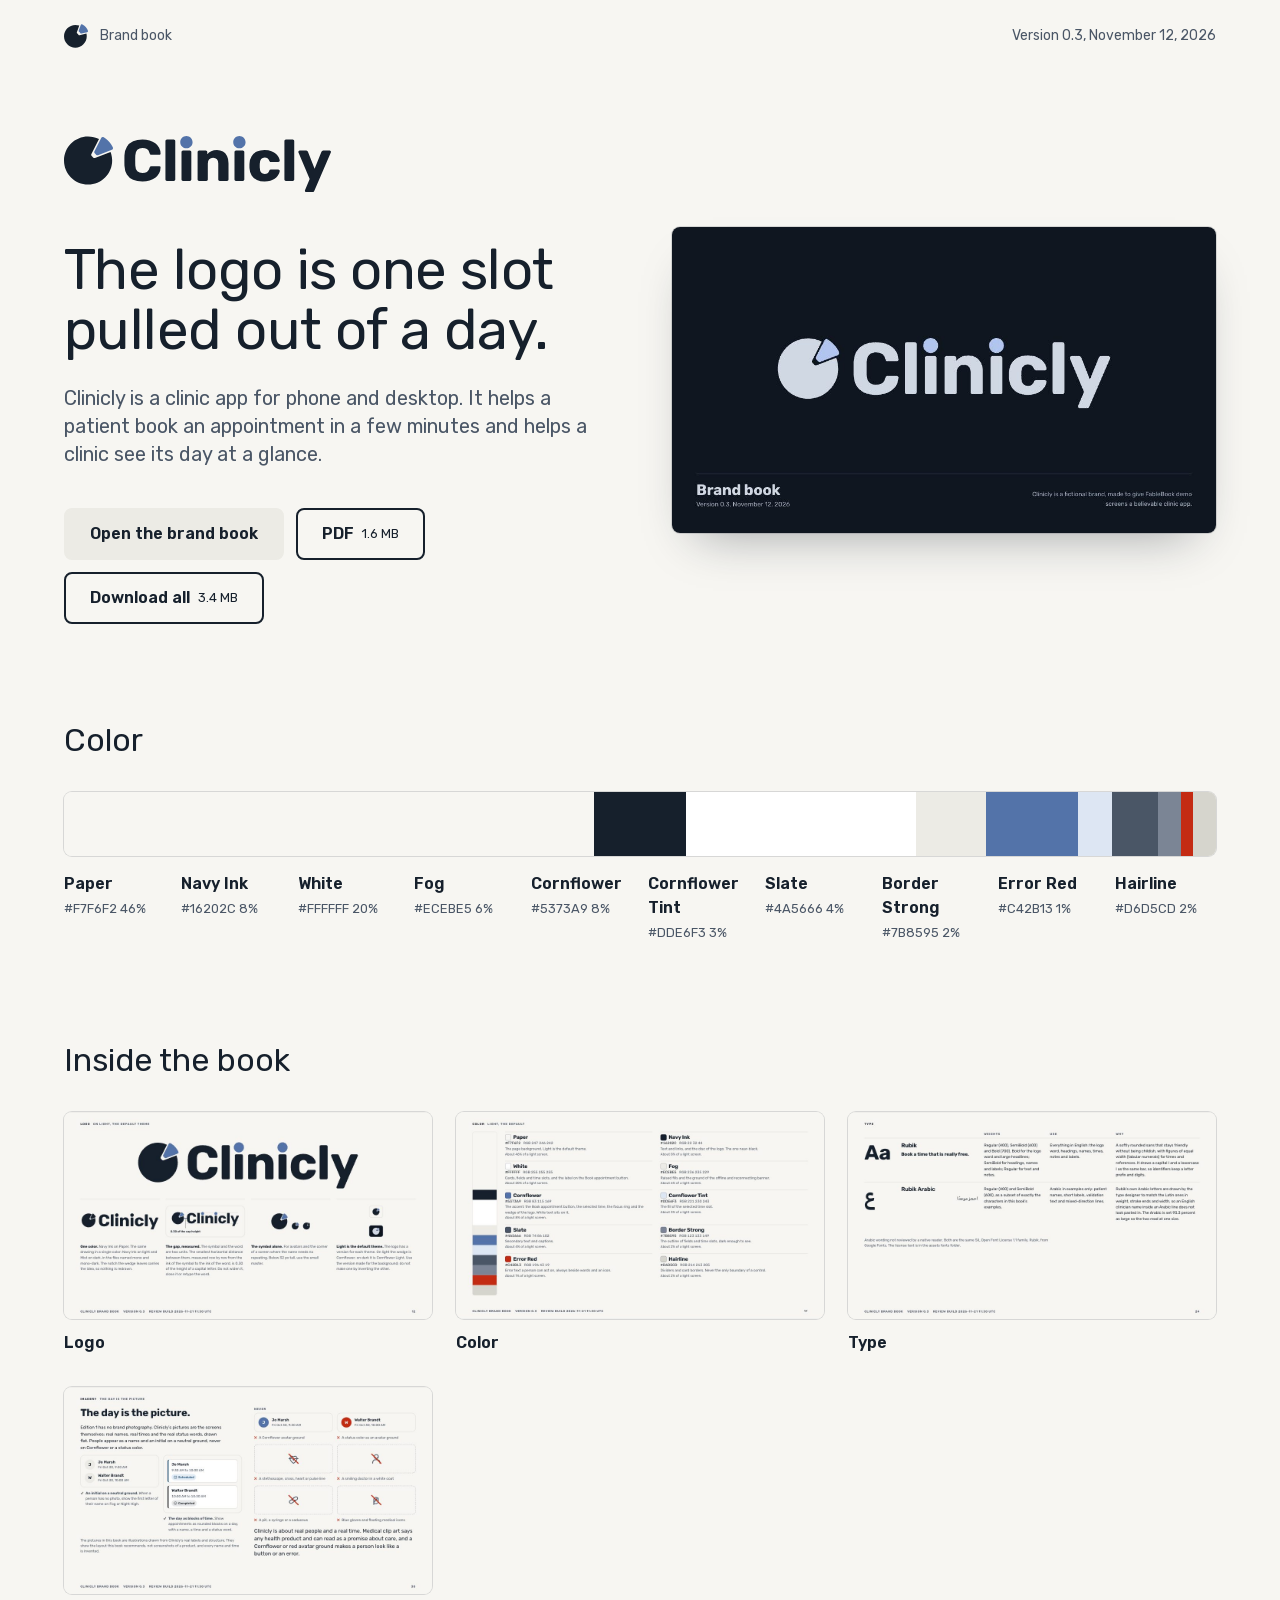
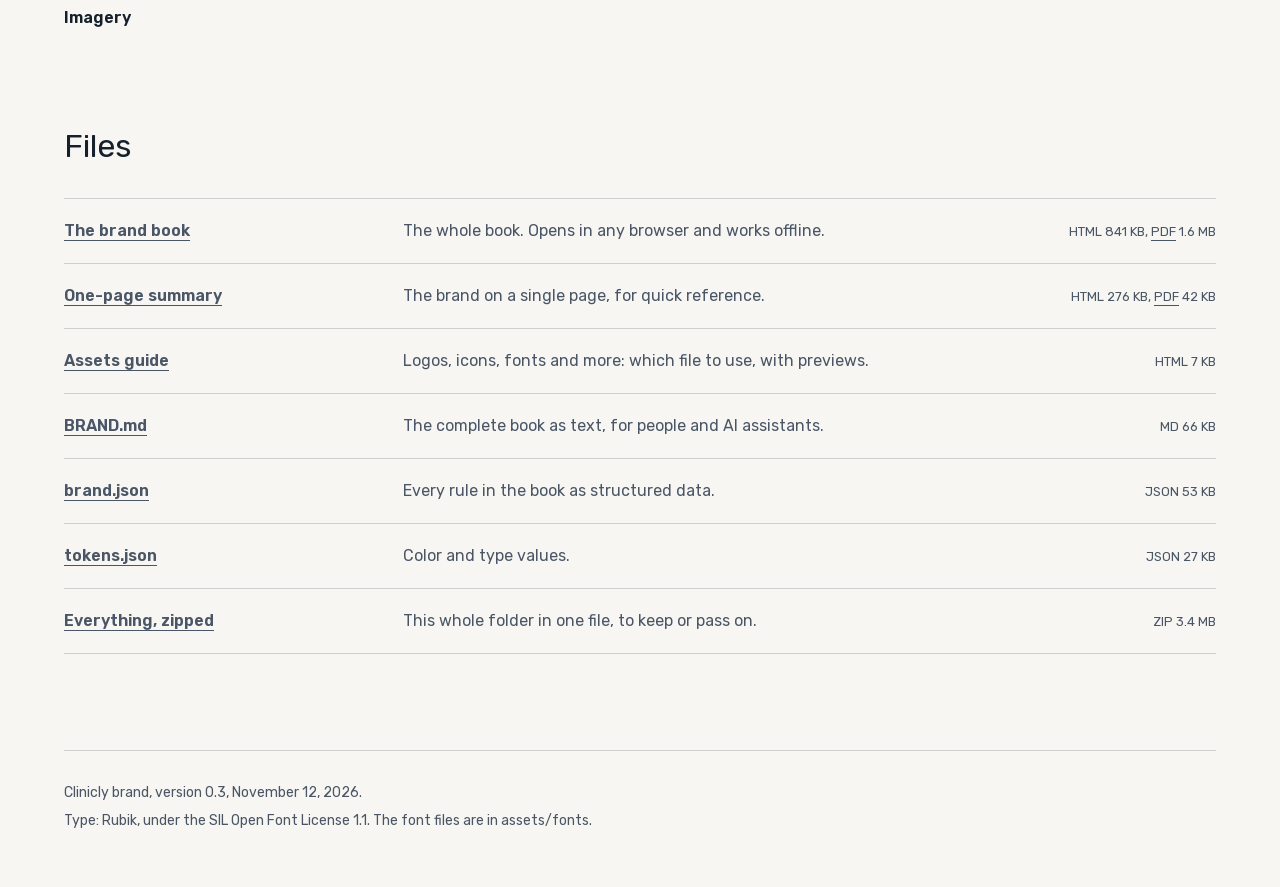
<file: index.html>
<!doctype html>
<!-- Generated from brand.json. Deploy this folder as is (Netlify Drop, GitHub Pages, Vercel) or open it from disk. Nothing loads from the internet. -->
<html lang="en">
<head>
<meta charset="utf-8">
<meta name="viewport" content="width=device-width, initial-scale=1">
<title>Clinicly brand</title>
<meta name="description" content="Clinicly brand book, version 0.3. The logo is one slot pulled out of a day.">
<meta property="og:title" content="Clinicly brand">
<meta property="og:description" content="Clinicly brand book, version 0.3. The logo is one slot pulled out of a day.">
<meta property="og:image" content="https://sztheory.github.io/clinicly-brand/preview/social.jpg">
<meta name="twitter:card" content="summary_large_image">
<meta name="theme-color" content="#F7F6F2">
<link rel="icon" href="assets/icon/favicon.svg" type="image/svg+xml">
<link rel="stylesheet" href="assets/fonts/web/fonts.css">
<style>
:root{--ground:#F7F6F2;--text:#16202C;--muted:#4A5666;--surface:#FFFFFF;--link:#4A5666;--btn:#ECEBE5;--btn-text:#16202C;--display:Rubik, system-ui, sans-serif;--body:Rubik, system-ui, sans-serif;--mono:Rubik, system-ui, sans-serif;color-scheme:light}
*{box-sizing:border-box}
html{-webkit-text-size-adjust:100%}
body{margin:0;background:var(--ground);color:var(--text);font:400 16px/24px var(--body)}
a{color:inherit}
img{display:block;max-width:100%;height:auto}
.wrap{max-width:1248px;margin:0 auto;padding:0 48px}
.top{display:flex;justify-content:space-between;align-items:center;gap:16px;padding:24px 0;font:500 14px/20px var(--mono);color:var(--muted)}
.top span{display:flex;align-items:center;gap:12px}
.top img{width:24px;height:24px}
.hero{display:grid;grid-template-columns:1fr 1fr;gap:64px;align-items:center;padding:64px 0 96px}
.lockup{height:56px;width:auto;margin:0 0 48px}
h1{font:400 56px/60px var(--display);letter-spacing:-0.01em;margin:0 0 24px;text-wrap:balance}
.lead{font-size:20px;line-height:28px;color:var(--muted);margin:0 0 40px;max-width:32em}
.actions{display:flex;flex-wrap:wrap;gap:12px}
.btn{display:inline-flex;align-items:center;min-height:48px;padding:12px 24px;border-radius:8px;font:600 16px/24px var(--body);text-decoration:none;border:2px solid var(--btn);background:var(--btn);color:var(--btn-text)}
.btn.quiet{background:transparent;color:var(--text);border-color:var(--text)}
.btn small{font:500 13px/20px var(--mono);margin-left:8px;opacity:1}
.cover{display:block;border-radius:8px;overflow:hidden;box-shadow:0 0 0 1px color-mix(in srgb,var(--text) 14%,transparent),0 24px 48px -24px color-mix(in srgb,var(--text) 40%,transparent)}
h2{font:400 32px/40px var(--display);margin:0 0 32px}
section{padding:0 0 96px}
.palette{display:flex;height:64px;border-radius:8px;overflow:hidden;box-shadow:0 0 0 1px color-mix(in srgb,var(--text) 14%,transparent)}
.swatches{display:grid;grid-template-columns:repeat(10,1fr);gap:16px;margin:16px 0 0;padding:0;list-style:none}
.swatches b{display:block;font:600 16px/24px var(--body)}
.swatches span{font:400 13px/20px var(--mono);color:var(--muted)}
.pages{display:grid;grid-template-columns:repeat(3,1fr);gap:32px 24px;margin:0;padding:0;list-style:none}
.pages a{display:block;text-decoration:none}
.pages img{border-radius:8px;box-shadow:0 0 0 1px color-mix(in srgb,var(--text) 14%,transparent);aspect-ratio:16/9;width:100%;height:auto}
.pages span{display:block;margin:12px 0 0;font:600 16px/24px var(--body)}
.pages a:hover img{box-shadow:0 0 0 2px var(--link)}
.files{margin:0;padding:0;list-style:none;border-top:1px solid color-mix(in srgb,var(--text) 18%,transparent)}
.files li{display:grid;grid-template-columns:4fr 7fr 3fr;gap:24px;align-items:baseline;padding:20px 0;border-bottom:1px solid color-mix(in srgb,var(--text) 18%,transparent)}
.files a{font-weight:600;color:var(--link);text-underline-offset:4px}
.files p{margin:0;color:var(--muted)}
.files .meta{font:400 13px/20px var(--mono);color:var(--muted);text-align:right}
.files .meta a{font-weight:500;color:var(--link)}
footer{padding:32px 0 48px;border-top:1px solid color-mix(in srgb,var(--text) 18%,transparent);font-size:14px;line-height:20px;color:var(--muted)}
footer p{margin:0 0 8px;max-width:48em}
@media (max-width:860px){
.wrap{padding:0 20px}
.hero{grid-template-columns:1fr;gap:40px;padding:32px 0 64px}
.lockup{height:40px;margin:0 0 32px}
h1{font-size:40px;line-height:44px}
.lead{font-size:18px;line-height:28px;margin:0 0 32px}
.btn{width:100%;justify-content:center}
section{padding:0 0 64px}
h2{font-size:28px;line-height:36px;margin:0 0 24px}
.swatches{grid-template-columns:1fr 1fr}
.pages{grid-template-columns:1fr 1fr;gap:24px 16px}
.files li{grid-template-columns:1fr;gap:4px}
.files .meta{text-align:left}
.top .when{display:none}
}
</style>
</head>
<body>
<div class="wrap">
<header class="top"><span><img src="assets/icon/favicon.svg" alt="">Brand book</span><span class="when">Version 0.3, November 12, 2026</span></header>
<main>
<div class="hero">
<div>
<img class="lockup" src="assets/logo/clinicly-lockup-light.svg" alt="Clinicly">
<h1>The logo is one slot pulled out of a day.</h1>
<p class="lead">Clinicly is a clinic app for phone and desktop. It helps a patient book an appointment in a few minutes and helps a clinic see its day at a glance.</p>
<div class="actions">
<a class="btn" href="clinicly-brand-book.html">Open the brand book</a>
<a class="btn quiet" href="clinicly-brand-book.pdf">PDF<small>1.6 MB</small></a>
<a class="btn quiet" href="clinicly-brand.zip">Download all<small>3.4 MB</small></a>
</div>
</div>
<a class="cover" href="clinicly-brand-book.html" aria-label="Open the brand book"><img src="preview/cover.jpg" width="960" height="540" alt="The cover of the Clinicly brand book"></a>
</div>
<section aria-labelledby="color">
<h2 id="color">Color</h2>
<div class="palette" role="img" aria-label="The light palette in its proportions"><i style="flex:46;background:#F7F6F2"></i><i style="flex:8;background:#16202C"></i><i style="flex:20;background:#FFFFFF"></i><i style="flex:6;background:#ECEBE5"></i><i style="flex:8;background:#5373A9"></i><i style="flex:3;background:#DDE6F3"></i><i style="flex:4;background:#4A5666"></i><i style="flex:2;background:#7B8595"></i><i style="flex:1;background:#C42B13"></i><i style="flex:2;background:#D6D5CD"></i></div>
<ul class="swatches"><li><b>Paper</b><span>#F7F6F2 46%</span></li><li><b>Navy Ink</b><span>#16202C 8%</span></li><li><b>White</b><span>#FFFFFF 20%</span></li><li><b>Fog</b><span>#ECEBE5 6%</span></li><li><b>Cornflower</b><span>#5373A9 8%</span></li><li><b>Cornflower Tint</b><span>#DDE6F3 3%</span></li><li><b>Slate</b><span>#4A5666 4%</span></li><li><b>Border Strong</b><span>#7B8595 2%</span></li><li><b>Error Red</b><span>#C42B13 1%</span></li><li><b>Hairline</b><span>#D6D5CD 2%</span></li></ul>
</section>
<section aria-labelledby="inside">
<h2 id="inside">Inside the book</h2>
<ul class="pages"><li><a href="clinicly-brand-book.html#logo-light"><img src="preview/logo-light.jpg" width="960" height="540" loading="lazy" alt=""><span>Logo</span></a></li><li><a href="clinicly-brand-book.html#color-light"><img src="preview/color-light.jpg" width="960" height="540" loading="lazy" alt=""><span>Color</span></a></li><li><a href="clinicly-brand-book.html#type"><img src="preview/type.jpg" width="960" height="540" loading="lazy" alt=""><span>Type</span></a></li><li><a href="clinicly-brand-book.html#imagery"><img src="preview/imagery.jpg" width="960" height="540" loading="lazy" alt=""><span>Imagery</span></a></li></ul>
</section>
<section aria-labelledby="files">
<h2 id="files">Files</h2>
<ul class="files">
<li><a href="clinicly-brand-book.html">The brand book</a><p>The whole book. Opens in any browser and works offline.</p><span class="meta">HTML 841 KB, <a href="clinicly-brand-book.pdf">PDF</a> 1.6 MB</span></li>
<li><a href="clinicly-one-page.html">One-page summary</a><p>The brand on a single page, for quick reference.</p><span class="meta">HTML 276 KB, <a href="clinicly-one-page.pdf">PDF</a> 42 KB</span></li>
<li><a href="assets/index.html">Assets guide</a><p>Logos, icons, fonts and more: which file to use, with previews.</p><span class="meta">HTML 7 KB</span></li>
<li><a href="BRAND.md">BRAND.md</a><p>The complete book as text, for people and AI assistants.</p><span class="meta">MD 66 KB</span></li>
<li><a href="brand.json">brand.json</a><p>Every rule in the book as structured data.</p><span class="meta">JSON 53 KB</span></li>
<li><a href="tokens.json">tokens.json</a><p>Color and type values.</p><span class="meta">JSON 27 KB</span></li>
<li><a href="clinicly-brand.zip">Everything, zipped</a><p>This whole folder in one file, to keep or pass on.</p><span class="meta">ZIP 3.4 MB</span></li>
</ul>
</section>
</main>
<footer>
<p>Clinicly brand, version 0.3, November 12, 2026.</p>
<p>Type: Rubik, under the SIL Open Font License 1.1. The font files are in assets/fonts.</p>
</footer>
</div>
</body>
</html>
</file>
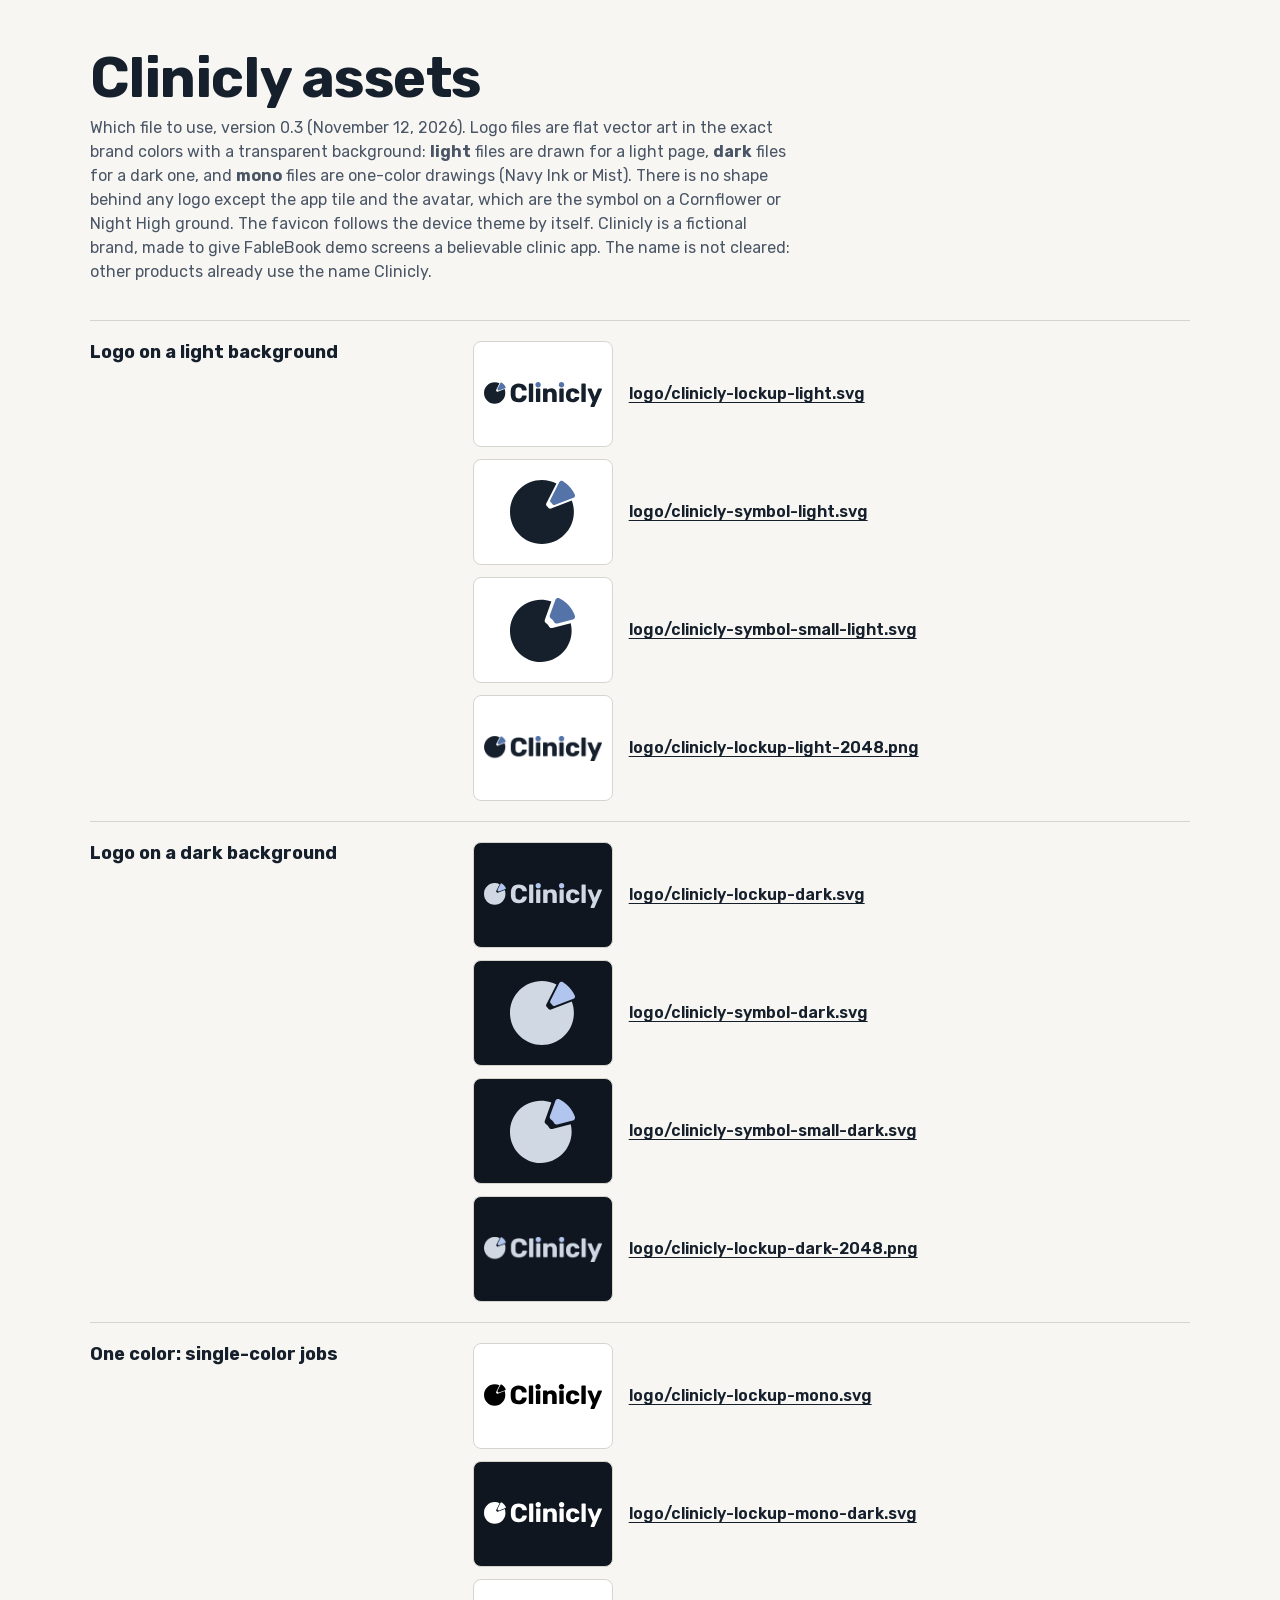
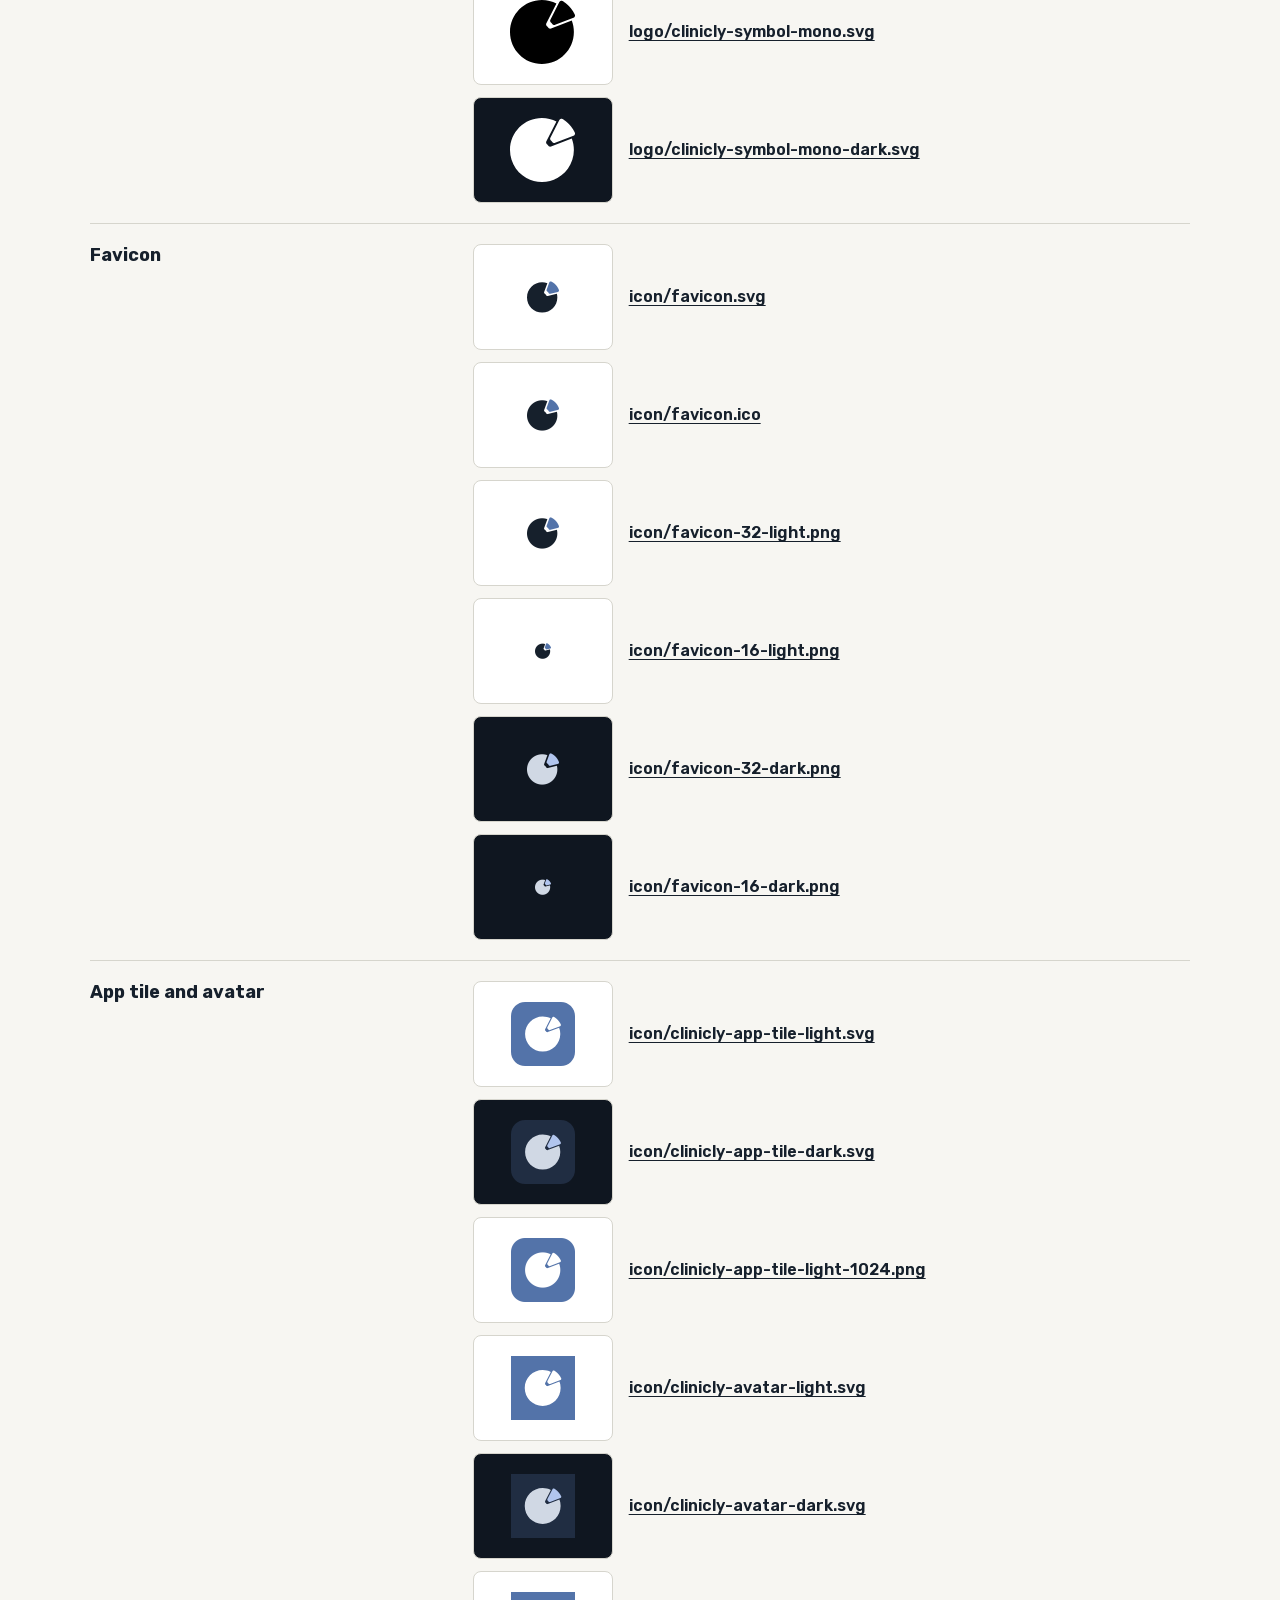
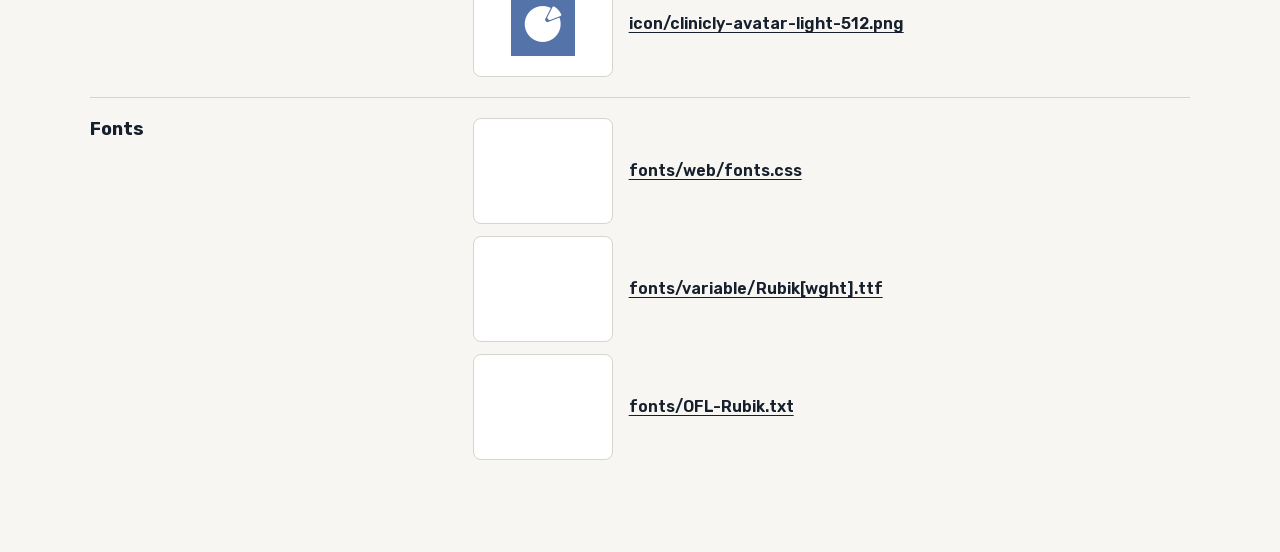
<file: assets/index.html>
<!doctype html><html lang="en-US"><head><meta charset="utf-8"><meta name="viewport" content="width=device-width,initial-scale=1"><link rel="icon" href="icon/favicon.svg" type="image/svg+xml"><title>Clinicly Assets</title><link rel="stylesheet" href="fonts/web/fonts.css"><style>
:root{--ink:#0F1620;--paper:#F7F6F2;--card:#FFFFFF;--mute:#4A5666;--link:#16202C}
body{margin:0;background:var(--paper);color:#16202C;font:16px/1.5 Rubik,system-ui,sans-serif}
main{max-width:1100px;margin:0 auto;padding:48px 24px 72px}h1{font:700 56px/1.08 Rubik,system-ui,sans-serif;letter-spacing:-.01em;margin:0 0 8px}
.lede{color:var(--mute);margin:0 0 36px;max-width:70ch}
.row{display:grid;grid-template-columns:minmax(200px,1fr) 2fr;gap:24px;padding:20px 0;border-top:1px solid #D6D5CD}
.row h2{font-size:18px;line-height:1.3;margin:0}.files{display:grid;gap:12px}
.file{display:grid;grid-template-columns:140px 1fr;gap:16px;align-items:center}
.thumb{height:84px;border-radius:8px;background:var(--card);border:1px solid #D6D5CD;display:grid;place-items:center;padding:10px;overflow:hidden}.thumb.dark{background:var(--ink)}
.thumb img{max-width:100%;max-height:64px}
a{color:var(--link);font-weight:600;word-break:break-all;text-underline-offset:3px}
@media (max-width:700px){.row{grid-template-columns:1fr}.file{grid-template-columns:1fr}}
</style></head><body><main><h1>Clinicly assets</h1><p class="lede">Which file to use, version 0.3 (November 12, 2026). Logo files are flat vector art in the exact brand colors with a transparent background: <b>light</b> files are drawn for a light page, <b>dark</b> files for a dark one, and <b>mono</b> files are one-color drawings (Navy Ink or Mist). There is no shape behind any logo except the app tile and the avatar, which are the symbol on a Cornflower or Night High ground. The favicon follows the device theme by itself. Clinicly is a fictional brand, made to give FableBook demo screens a believable clinic app. The name is not cleared: other products already use the name Clinicly.</p>
<section class="row"><h2>Logo on a light background</h2><div class="files"><div class="file"><div class="thumb"><img src="logo/clinicly-lockup-light.svg" alt=""></div><a href="logo/clinicly-lockup-light.svg">logo/clinicly-lockup-light.svg</a></div><div class="file"><div class="thumb"><img src="logo/clinicly-symbol-light.svg" alt=""></div><a href="logo/clinicly-symbol-light.svg">logo/clinicly-symbol-light.svg</a></div><div class="file"><div class="thumb"><img src="logo/clinicly-symbol-small-light.svg" alt=""></div><a href="logo/clinicly-symbol-small-light.svg">logo/clinicly-symbol-small-light.svg</a></div><div class="file"><div class="thumb"><img src="logo/clinicly-lockup-light-2048.png" alt=""></div><a href="logo/clinicly-lockup-light-2048.png">logo/clinicly-lockup-light-2048.png</a></div></div></section>
<section class="row"><h2>Logo on a dark background</h2><div class="files"><div class="file"><div class="thumb dark"><img src="logo/clinicly-lockup-dark.svg" alt=""></div><a href="logo/clinicly-lockup-dark.svg">logo/clinicly-lockup-dark.svg</a></div><div class="file"><div class="thumb dark"><img src="logo/clinicly-symbol-dark.svg" alt=""></div><a href="logo/clinicly-symbol-dark.svg">logo/clinicly-symbol-dark.svg</a></div><div class="file"><div class="thumb dark"><img src="logo/clinicly-symbol-small-dark.svg" alt=""></div><a href="logo/clinicly-symbol-small-dark.svg">logo/clinicly-symbol-small-dark.svg</a></div><div class="file"><div class="thumb dark"><img src="logo/clinicly-lockup-dark-2048.png" alt=""></div><a href="logo/clinicly-lockup-dark-2048.png">logo/clinicly-lockup-dark-2048.png</a></div></div></section>
<section class="row"><h2>One color: single-color jobs</h2><div class="files"><div class="file"><div class="thumb"><img src="logo/clinicly-lockup-mono.svg" alt=""></div><a href="logo/clinicly-lockup-mono.svg">logo/clinicly-lockup-mono.svg</a></div><div class="file"><div class="thumb dark"><img src="logo/clinicly-lockup-mono-dark.svg" alt=""></div><a href="logo/clinicly-lockup-mono-dark.svg">logo/clinicly-lockup-mono-dark.svg</a></div><div class="file"><div class="thumb"><img src="logo/clinicly-symbol-mono.svg" alt=""></div><a href="logo/clinicly-symbol-mono.svg">logo/clinicly-symbol-mono.svg</a></div><div class="file"><div class="thumb dark"><img src="logo/clinicly-symbol-mono-dark.svg" alt=""></div><a href="logo/clinicly-symbol-mono-dark.svg">logo/clinicly-symbol-mono-dark.svg</a></div></div></section>
<section class="row"><h2>Favicon</h2><div class="files"><div class="file"><div class="thumb"><img src="icon/favicon.svg" alt=""></div><a href="icon/favicon.svg">icon/favicon.svg</a></div><div class="file"><div class="thumb"><img src="icon/favicon.ico" alt=""></div><a href="icon/favicon.ico">icon/favicon.ico</a></div><div class="file"><div class="thumb"><img src="icon/favicon-32-light.png" alt=""></div><a href="icon/favicon-32-light.png">icon/favicon-32-light.png</a></div><div class="file"><div class="thumb"><img src="icon/favicon-16-light.png" alt=""></div><a href="icon/favicon-16-light.png">icon/favicon-16-light.png</a></div><div class="file"><div class="thumb dark"><img src="icon/favicon-32-dark.png" alt=""></div><a href="icon/favicon-32-dark.png">icon/favicon-32-dark.png</a></div><div class="file"><div class="thumb dark"><img src="icon/favicon-16-dark.png" alt=""></div><a href="icon/favicon-16-dark.png">icon/favicon-16-dark.png</a></div></div></section>
<section class="row"><h2>App tile and avatar</h2><div class="files"><div class="file"><div class="thumb"><img src="icon/clinicly-app-tile-light.svg" alt=""></div><a href="icon/clinicly-app-tile-light.svg">icon/clinicly-app-tile-light.svg</a></div><div class="file"><div class="thumb dark"><img src="icon/clinicly-app-tile-dark.svg" alt=""></div><a href="icon/clinicly-app-tile-dark.svg">icon/clinicly-app-tile-dark.svg</a></div><div class="file"><div class="thumb"><img src="icon/clinicly-app-tile-light-1024.png" alt=""></div><a href="icon/clinicly-app-tile-light-1024.png">icon/clinicly-app-tile-light-1024.png</a></div><div class="file"><div class="thumb"><img src="icon/clinicly-avatar-light.svg" alt=""></div><a href="icon/clinicly-avatar-light.svg">icon/clinicly-avatar-light.svg</a></div><div class="file"><div class="thumb dark"><img src="icon/clinicly-avatar-dark.svg" alt=""></div><a href="icon/clinicly-avatar-dark.svg">icon/clinicly-avatar-dark.svg</a></div><div class="file"><div class="thumb"><img src="icon/clinicly-avatar-light-512.png" alt=""></div><a href="icon/clinicly-avatar-light-512.png">icon/clinicly-avatar-light-512.png</a></div></div></section>
<section class="row"><h2>Fonts</h2><div class="files"><div class="file"><div class="thumb"></div><a href="fonts/web/fonts.css">fonts/web/fonts.css</a></div><div class="file"><div class="thumb"></div><a href="fonts/variable/Rubik[wght].ttf">fonts/variable/Rubik[wght].ttf</a></div><div class="file"><div class="thumb"></div><a href="fonts/OFL-Rubik.txt">fonts/OFL-Rubik.txt</a></div></div></section>
</main></body></html>
</file>
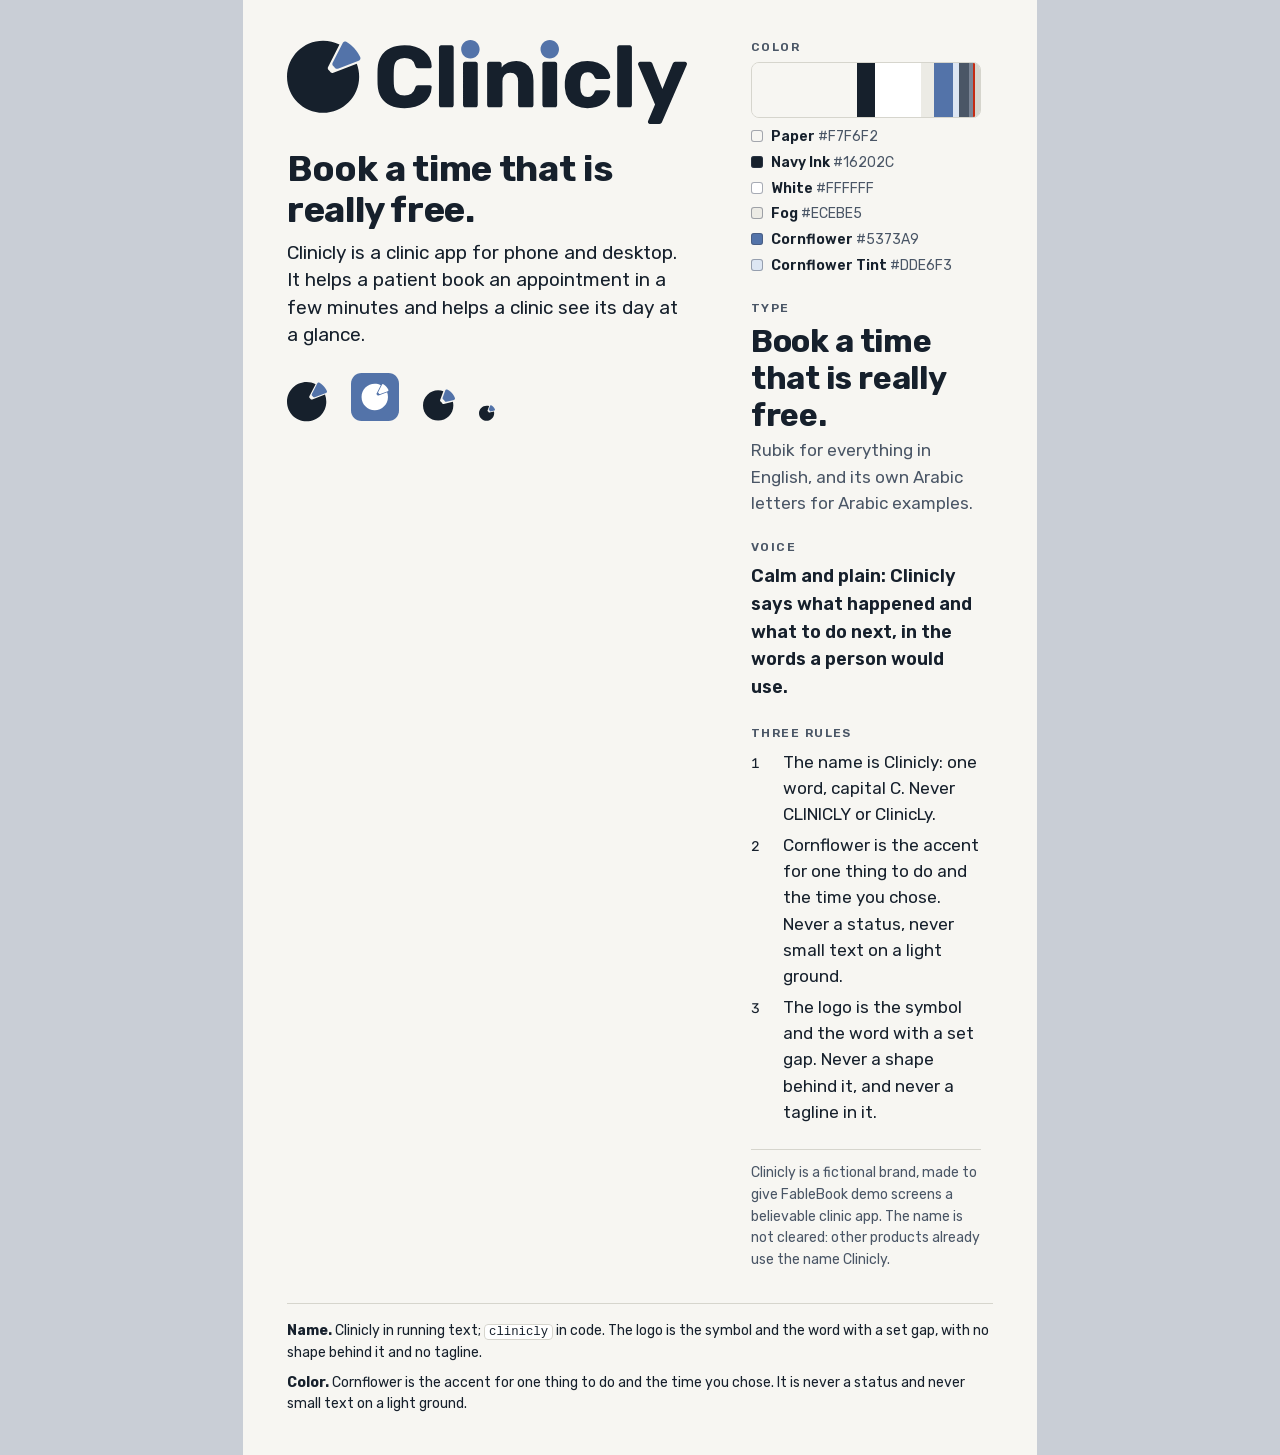
<file: clinicly-one-page.html>
<!doctype html><html lang="en-US"><head><meta charset="utf-8"><meta name="viewport" content="width=device-width,initial-scale=1"><link rel="icon" href="data:image/svg+xml,%3Csvg%20xmlns%3D%22http%3A%2F%2Fwww.w3.org%2F2000%2Fsvg%22%20viewBox%3D%22-413%20-447.1%20871.1%20871.1%22%20width%3D%2232%22%20height%3D%2232%22%20role%3D%22img%22%3E%3Ctitle%3EClinicly%3C%2Ftitle%3E%3Cstyle%3E.o%7Bfill%3A%2316202C%7D.i%7Bfill%3A%235373A9%7D%40media%20(prefers-color-scheme%3Adark)%7B.o%7Bfill%3A%23D0D8E4%7D.i%7Bfill%3A%23B1C5EE%7D%7D%3C%2Fstyle%3E%3Cpath%20class%3D%22o%22%20d%3D%22M413%200C413%20228.1%20228.1%20413%200%20413C-228.1%20413%20-413%20228.1%20-413%200C-413%20-228.1%20-228.1%20-413%200%20-413C49.6%20-413%2097.2%20-404.2%20141.3%20-388.2L54%20-148.4L53.6%20-147.2L53.2%20-146L52.9%20-144.7L52.6%20-143.5L52.3%20-142.2L52.1%20-140.9L51.9%20-139.7L51.8%20-138.4L51.7%20-137.1L51.7%20-135.8L51.7%20-134.5L51.7%20-133.2L51.8%20-132L51.9%20-130.7L52.1%20-129.4L52.3%20-128.1L52.6%20-126.9L52.9%20-125.6L53.2%20-124.4L53.6%20-123.1L54%20-121.9L54.5%20-120.7L55%20-119.5L55.5%20-118.4L56.1%20-117.2L56.7%20-116.1L57.4%20-115L58.1%20-113.9L58.8%20-112.8L59.5%20-111.8L60.3%20-110.8L61.2%20-109.8L62%20-108.8L62.9%20-107.9L63.8%20-107L64.8%20-106.1L65.8%20-105.3L66.8%20-104.5L67.8%20-103.7L68.9%20-103L69.3%20-102.7L69.7%20-102.4L70.2%20-102.1L70.6%20-101.8L71%20-101.5L71.4%20-101.2L71.8%20-101L72.2%20-100.7L72.7%20-100.4L73.1%20-100.1L73.5%20-99.7L73.9%20-99.4L74.3%20-99.1L74.7%20-98.8L75.1%20-98.5L75.5%20-98.2L75.9%20-97.9L76.4%20-97.6L76.8%20-97.3L77.2%20-96.9L77.6%20-96.6L78%20-96.3L78.4%20-96L78.8%20-95.7L79.1%20-95.3L79.5%20-95L79.9%20-94.7L80.3%20-94.3L80.7%20-94L81.1%20-93.7L81.5%20-93.3L81.9%20-93L82.3%20-92.7L82.6%20-92.3L83%20-92L83.4%20-91.6L83.8%20-91.3L84.2%20-90.9L84.5%20-90.6L84.9%20-90.2L85.3%20-89.9L85.7%20-89.5L86%20-89.2L86.4%20-88.8L86.8%20-88.5L87.1%20-88.1L87.5%20-87.7L87.8%20-87.4L88.2%20-87L88.6%20-86.6L88.9%20-86.3L89.3%20-85.9L89.6%20-85.5L90%20-85.2L90.3%20-84.8L90.7%20-84.4L91%20-84L91.4%20-83.7L91.7%20-83.3L92.1%20-82.9L92.4%20-82.5L92.8%20-82.1L93.1%20-81.8L93.4%20-81.4L93.8%20-81L94.1%20-80.6L94.4%20-80.2L94.8%20-79.8L95.1%20-79.4L95.4%20-79L95.8%20-78.6L96.1%20-78.2L96.4%20-77.8L96.7%20-77.4L97%20-77L97.4%20-76.6L97.7%20-76.2L98%20-75.8L98.3%20-75.4L98.6%20-75L98.9%20-74.6L99.2%20-74.2L99.5%20-73.8L99.8%20-73.4L100.1%20-73L100.4%20-72.5L100.7%20-72.1L101%20-71.7L101.3%20-71.3L101.6%20-70.9L101.9%20-70.4L102.2%20-70L102.5%20-69.6L102.8%20-69.2L103.1%20-68.7L103.4%20-68.3L103.6%20-67.9L103.9%20-67.5L104.2%20-67L104.5%20-66.6L104.8%20-66.2L105%20-65.7L105.3%20-65.3L105.6%20-64.9L105.8%20-64.4L106.1%20-64L106.4%20-63.5L106.6%20-63.1L106.9%20-62.7L107.1%20-62.2L107.4%20-61.8L107.7%20-61.3L107.9%20-60.9L108.2%20-60.4L108.4%20-60L108.7%20-59.5L108.9%20-59.1L109.1%20-58.6L109.4%20-58.2L109.6%20-57.7L110.2%20-56.6L110.9%20-55.5L111.6%20-54.4L112.3%20-53.4L113.1%20-52.3L113.9%20-51.3L114.7%20-50.3L115.6%20-49.4L116.5%20-48.4L117.4%20-47.5L118.3%20-46.7L119.3%20-45.8L120.3%20-45L121.4%20-44.3L122.4%20-43.5L123.5%20-42.8L124.6%20-42.2L125.8%20-41.6L126.9%20-41L128.1%20-40.4L129.2%20-39.9L130.4%20-39.5L131.7%20-39L132.9%20-38.7L134.1%20-38.3L135.4%20-38L136.6%20-37.7L137.9%20-37.5L139.2%20-37.3L140.5%20-37.2L141.8%20-37.1L143%20-37.1L144.3%20-37.1L145.6%20-37.1L146.9%20-37.2L148.2%20-37.3L149.5%20-37.5L150.7%20-37.7L152%20-37.9L153.3%20-38.2L400.8%20-99.9C408.8%20-67.9%20413%20-34.5%20413%200Z%22%2F%3E%3Cpath%20class%3D%22i%22%20d%3D%22M455.8%20-201.6%20454.9%20-204.1%20453.9%20-206.6%20453%20-209.1%20452%20-211.5%20451.1%20-214%20450.1%20-216.5%20449.1%20-218.9%20448%20-221.4%20447%20-223.8%20445.9%20-226.2%20444.9%20-228.7%20443.8%20-231.1%20442.7%20-233.5%20441.6%20-235.9%20440.4%20-238.3%20439.3%20-240.7%20438.1%20-243.1%20436.9%20-245.4%20435.8%20-247.8%20434.5%20-250.2%20433.3%20-252.5%20432.1%20-254.9%20430.8%20-257.2%20429.6%20-259.5%20428.3%20-261.8%20427%20-264.2%20425.7%20-266.5%20424.3%20-268.8%20423%20-271%20421.6%20-273.3%20420.3%20-275.6%20418.9%20-277.8%20417.5%20-280.1%20416.1%20-282.3%20414.6%20-284.6%20413.2%20-286.8%20411.7%20-289%20410.3%20-291.2%20408.8%20-293.4%20407.3%20-295.6%20405.8%20-297.8%20404.2%20-299.9%20402.7%20-302.1%20401.2%20-304.2%20399.6%20-306.4%20398%20-308.5%20396.4%20-310.6%20394.8%20-312.7%20393.2%20-314.8%20391.5%20-316.9%20389.9%20-319%20388.2%20-321%20386.5%20-323.1%20384.9%20-325.1%20383.1%20-327.2%20381.4%20-329.2%20379.7%20-331.2%20378%20-333.2%20376.2%20-335.2%20374.4%20-337.1%20372.7%20-339.1%20370.9%20-341.1%20369.1%20-343%20367.2%20-344.9%20365.4%20-346.9%20363.6%20-348.8%20361.7%20-350.7%20359.9%20-352.5%20358%20-354.4%20356.1%20-356.3%20354.2%20-358.1%20352.3%20-359.9%20350.3%20-361.8%20348.4%20-363.6%20346.5%20-365.4%20344.5%20-367.2%20342.5%20-368.9%20340.5%20-370.7%20338.5%20-372.4%20336.5%20-374.2%20334.5%20-375.9%20332.5%20-377.6%20330.5%20-379.3%20328.4%20-381%20326.4%20-382.6%20324.3%20-384.3%20322.2%20-385.9%20320.1%20-387.6%20318%20-389.2%20315.9%20-390.8%20313.8%20-392.4%20311.6%20-393.9%20309.5%20-395.5%20307.3%20-397%20305.2%20-398.6%20303%20-400.1%20300.8%20-401.6%20298.6%20-403.1%20296.4%20-404.6%20294.2%20-406%20292%20-407.5%20289.8%20-408.9%20287.5%20-410.3%20285.3%20-411.7%20283%20-413.1%20280.8%20-414.5%20278.5%20-415.9%20276.2%20-417.2%20273.9%20-418.5%20271.6%20-419.8%20269.3%20-421.1%20267%20-422.4%20264.7%20-423.7%20262.3%20-425%20260%20-426.2%20257.6%20-427.4%20255.3%20-428.6%20252.9%20-429.8%20250.5%20-431%20248.2%20-432.2%20246.7%20-432.9%20245.2%20-433.5%20243.7%20-434%20242.1%20-434.5%20240.6%20-435%20239%20-435.3%20237.4%20-435.6%20235.8%20-435.8%20234.2%20-436%20232.6%20-436.1%20230.9%20-436.1%20229.3%20-436%20227.7%20-435.9%20226.1%20-435.8%20224.5%20-435.5%20222.9%20-435.2%20221.3%20-434.8%20219.8%20-434.4%20218.2%20-433.8%20216.7%20-433.3%20215.2%20-432.6%20213.8%20-431.9%20212.3%20-431.2%20210.9%20-430.3%20209.6%20-429.5%20208.2%20-428.5%20207%20-427.5%20205.7%20-426.5%20204.5%20-425.4%20203.4%20-424.3%20202.3%20-423.1%20201.2%20-421.8%20200.2%20-420.6%20199.3%20-419.2%20198.4%20-417.9%20197.6%20-416.5%20196.8%20-415.1%20196.1%20-413.6%20195.4%20-412.1%20194.8%20-410.6%20121.5%20-209.2%20121.1%20-208%20120.7%20-206.8%20120.4%20-205.5%20120.1%20-204.3%20119.9%20-203%20119.6%20-201.7%20119.5%20-200.5%20119.3%20-199.2%20119.3%20-197.9%20119.2%20-196.6%20119.2%20-195.3%20119.3%20-194%20119.3%20-192.7%20119.5%20-191.5%20119.6%20-190.2%20119.9%20-188.9%20120.1%20-187.7%20120.4%20-186.4%20120.7%20-185.2%20121.1%20-183.9%20121.5%20-182.7%20122%20-181.5%20122.5%20-180.3%20123%20-179.2%20123.6%20-178%20124.2%20-176.9%20124.9%20-175.8%20125.6%20-174.7%20126.3%20-173.6%20127.1%20-172.6%20127.9%20-171.6%20128.7%20-170.6%20129.6%20-169.6%20130.4%20-168.7%20131.4%20-167.8%20132.3%20-166.9%20133.3%20-166.1%20134.3%20-165.3%20135.3%20-164.5%20136.4%20-163.8%20136.8%20-163.5%20137.3%20-163.2%20137.7%20-162.9%20138.1%20-162.6%20138.5%20-162.3%20138.9%20-162%20139.4%20-161.7%20139.8%20-161.5%20140.2%20-161.2%20140.6%20-160.8%20141%20-160.5%20141.4%20-160.2%20141.8%20-159.9%20142.2%20-159.6%20142.7%20-159.3%20143.1%20-159%20143.5%20-158.7%20143.9%20-158.4%20144.3%20-158.1%20144.7%20-157.7%20145.1%20-157.4%20145.5%20-157.1%20145.9%20-156.8%20146.3%20-156.5%20146.7%20-156.1%20147.1%20-155.8%20147.5%20-155.5%20147.8%20-155.1%20148.2%20-154.8%20148.6%20-154.5%20149%20-154.1%20149.4%20-153.8%20149.8%20-153.5%20150.2%20-153.1%20150.5%20-152.8%20150.9%20-152.4%20151.3%20-152.1%20151.7%20-151.7%20152.1%20-151.4%20152.4%20-151%20152.8%20-150.7%20153.2%20-150.3%20153.5%20-150%20153.9%20-149.6%20154.3%20-149.3%20154.6%20-148.9%20155%20-148.5%20155.4%20-148.2%20155.7%20-147.8%20156.1%20-147.4%20156.4%20-147.1%20156.8%20-146.7%20157.2%20-146.3%20157.5%20-146%20157.9%20-145.6%20158.2%20-145.2%20158.6%20-144.8%20158.9%20-144.5%20159.3%20-144.1%20159.6%20-143.7%20159.9%20-143.3%20160.3%20-142.9%20160.6%20-142.6%20161%20-142.2%20161.3%20-141.8%20161.6%20-141.4%20162%20-141%20162.3%20-140.6%20162.6%20-140.2%20162.9%20-139.8%20163.3%20-139.4%20163.6%20-139%20163.9%20-138.6%20164.2%20-138.2%20164.6%20-137.8%20164.9%20-137.4%20165.2%20-137%20165.5%20-136.6%20165.8%20-136.2%20166.1%20-135.8%20166.4%20-135.4%20166.8%20-135%20167.1%20-134.6%20167.4%20-134.2%20167.7%20-133.8%20168%20-133.3%20168.3%20-132.9%20168.6%20-132.5%20168.9%20-132.1%20169.2%20-131.7%20169.4%20-131.2%20169.7%20-130.8%20170%20-130.4%20170.3%20-130%20170.6%20-129.5%20170.9%20-129.1%20171.2%20-128.7%20171.4%20-128.3%20171.7%20-127.8%20172%20-127.4%20172.3%20-127%20172.5%20-126.5%20172.8%20-126.1%20173.1%20-125.7%20173.4%20-125.2%20173.6%20-124.8%20173.9%20-124.3%20174.1%20-123.9%20174.4%20-123.5%20174.7%20-123%20174.9%20-122.6%20175.2%20-122.1%20175.4%20-121.7%20175.7%20-121.2%20175.9%20-120.8%20176.2%20-120.3%20176.4%20-119.9%20176.7%20-119.4%20176.9%20-119%20177.1%20-118.5%20177.8%20-117.4%20178.4%20-116.3%20179.1%20-115.2%20179.8%20-114.1%20180.6%20-113.1%20181.4%20-112.1%20182.2%20-111.1%20183.1%20-110.2%20184%20-109.2%20184.9%20-108.3%20185.9%20-107.5%20186.9%20-106.6%20187.9%20-105.8%20188.9%20-105.1%20190%20-104.3%20191%20-103.6%20192.1%20-103%20193.3%20-102.4%20194.4%20-101.8%20195.6%20-101.2%20196.8%20-100.7%20198%20-100.3%20199.2%20-99.8%20200.4%20-99.4%20201.7%20-99.1%20202.9%20-98.8%20204.2%20-98.5%20205.4%20-98.3%20206.7%20-98.1%20208%20-98%20209.3%20-97.9%20210.6%20-97.9%20211.9%20-97.9%20213.1%20-97.9%20214.4%20-98%20215.7%20-98.1%20217%20-98.3%20218.3%20-98.5%20219.5%20-98.7%20220.8%20-99%20428.7%20-150.9%20430.3%20-151.3%20431.8%20-151.8%20433.4%20-152.3%20434.9%20-152.9%20436.3%20-153.6%20437.8%20-154.4%20439.2%20-155.2%20440.6%20-156%20441.9%20-156.9%20443.2%20-157.9%20444.5%20-158.9%20445.7%20-160%20446.8%20-161.1%20448%20-162.3%20449%20-163.5%20450%20-164.8%20451%20-166.1%20451.9%20-167.4%20452.8%20-168.8%20453.5%20-170.2%20454.3%20-171.7%20454.9%20-173.2%20455.6%20-174.7%20456.1%20-176.2%20456.6%20-177.7%20457%20-179.3%20457.3%20-180.9%20457.6%20-182.5%20457.8%20-184.1%20458%20-185.7%20458.1%20-187.3%20458.1%20-188.9%20458%20-190.6%20457.9%20-192.2%20457.7%20-193.8%20457.5%20-195.4%20457.1%20-197%20456.7%20-198.5%20456.3%20-200.1%20455.8%20-201.6Z%22%2F%3E%3C%2Fsvg%3E" type="image/svg+xml"><title>Clinicly Brand Summary</title><style>@font-face{font-family:'Rubik';font-style:normal;font-weight:400;font-display:block;unicode-range:U+0020-007E,U+00A0-00FF,U+2013,U+2014,U+2018,U+2019,U+201C,U+201D,U+2026,U+2022,U+00D7,U+2713,U+2192,U+2212;src:url([data-uri]) format('woff2')}
@font-face{font-family:'Rubik';font-style:normal;font-weight:600;font-display:block;unicode-range:U+0020-007E,U+00A0-00FF,U+2013,U+2014,U+2018,U+2019,U+201C,U+201D,U+2026,U+2022,U+00D7,U+2713,U+2192,U+2212;src:url([data-uri]) format('woff2')}
@font-face{font-family:'Rubik';font-style:normal;font-weight:700;font-display:block;unicode-range:U+0020-007E,U+00A0-00FF,U+2013,U+2014,U+2018,U+2019,U+201C,U+201D,U+2026,U+2022,U+00D7,U+2713,U+2192,U+2212;src:url([data-uri]) format('woff2')}
@font-face{font-family:'Rubik Arabic';font-style:normal;font-weight:400;font-display:block;unicode-range:U+060C,U+061B,U+061F,U+0621,U+0622,U+0623,U+0624,U+0625,U+0626,U+0627,U+0628,U+0629,U+062A,U+062B,U+062C,U+062D,U+062E,U+062F,U+0630,U+0631,U+0632,U+0633,U+0635,U+0637,U+0638,U+0639,U+063A,U+0640,U+0641,U+0642,U+0643,U+0644,U+0645,U+0646,U+0647,U+0648,U+0649,U+064A,U+064B,U+064C,U+064E,U+064F,U+0650,U+0651,U+0652,U+0660,U+0661,U+0662,U+0663,U+0664,U+0665,U+0666,U+0667,U+0668,U+0669,U+0020;size-adjust:93.3%;src:url([data-uri]) format('woff2')}
@font-face{font-family:'Rubik Arabic';font-style:normal;font-weight:600;font-display:block;unicode-range:U+060C,U+061B,U+061F,U+0621,U+0622,U+0623,U+0624,U+0625,U+0626,U+0627,U+0628,U+0629,U+062A,U+062B,U+062C,U+062D,U+062E,U+062F,U+0630,U+0631,U+0632,U+0633,U+0635,U+0637,U+0638,U+0639,U+063A,U+0640,U+0641,U+0642,U+0643,U+0644,U+0645,U+0646,U+0647,U+0648,U+0649,U+064A,U+064B,U+064C,U+064E,U+064F,U+0650,U+0651,U+0652,U+0660,U+0661,U+0662,U+0663,U+0664,U+0665,U+0666,U+0667,U+0668,U+0669,U+0020;size-adjust:93.3%;src:url([data-uri]) format('woff2')}

/* Clinicly brand book. Provenance: base layout adapted from brands/chatly/styles.css (itself from the Fablebook book). SCOPED: every rule for this brand sits under the
   root class .cly-book (each page section carries it) or uses a cly- class name; the only bare selectors are the document basics (:root, *, html, body, svg), the
   engine's own panel and banner classes (.tip and its parts, .sr-only, .fontbanner, .cn, .fn), print rules and the scheme-demo variables appended by book.mjs.
   checks.mjs fails the build when a rule is anything else. One spacing system: every margin, padding and gap on the book's own layout is a step of 4 px (the union
   suite verifies it; pictures of other things keep their own metrics). Ruled, not boxed: hairlines and space divide. The phone block comes last. */
:root{--s1:4px;--s2:8px;--s3:12px;--s4:16px;--s5:20px;--s6:24px;--s8:32px;--s10:40px;--s12:48px;--s16:64px;--s20:80px;--marker:32px;--cap-gap:12px;--r:8px;
--display:Rubik,system-ui,-apple-system,'Segoe UI',Roboto,sans-serif;--sans:Rubik,system-ui,-apple-system,'Segoe UI',Roboto,sans-serif;--ar:'Rubik Arabic',Rubik,system-ui,sans-serif;--mono:ui-monospace,'SF Mono',Consolas,monospace}
*{box-sizing:border-box}html{-webkit-font-smoothing:antialiased}
body{margin:0;background:#C9CED6;font:17px/1.55 var(--sans)}
svg{display:block}
.fontbanner{position:sticky;top:0;z-index:9;background:#A33434;color:#fff;padding:var(--s3) var(--s6);font-weight:600}
.cly-book{position:relative;width:100%;max-width:1440px;margin:0 auto var(--s1);min-height:810px;padding:var(--s10) var(--s16) var(--s16);overflow:hidden;background:var(--bg);color:var(--fg);font-variant-numeric:normal}
.cly-book h1,.cly-book h2,.cly-book h3,.cly-book h4,.cly-book p,.cly-book figure,.cly-book ul,.cly-book ol,.cly-book pre,.cly-book table{margin:0}
.cly-book ul,.cly-book ol{padding:0;list-style:none}
.cly-book a{color:inherit}.cly-book button{font:inherit;color:inherit;cursor:pointer}
.cly-book code,.cly-book .cly-m{font-family:var(--mono)}.cly-book code{font-size:.88em}
.cly-book .cly-m{font-family:var(--sans);font-variant-numeric:tabular-nums}
.cly-book .cly-mk{max-width:100%}.cly-book .cly-mk svg{width:100%;height:auto;overflow:visible}
.cly-book .d{font-family:var(--display);font-weight:700;letter-spacing:-.01em;line-height:1.15}
.cly-book .q{font-weight:600}.cly-book .d.q{font-family:var(--display);font-weight:700}
.cly-book>footer{position:absolute;left:var(--s16);right:var(--s16);bottom:var(--s6);display:flex;justify-content:space-between;font:600 12px/1 var(--sans);letter-spacing:.08em;text-transform:uppercase;color:var(--mute)}
.cly-book>footer a{text-decoration:none}.cly-book .fv{margin-left:var(--s4)}
.cly-book .kick,.cly-book .lbl{font:600 12px/1.2 var(--sans);letter-spacing:.12em;text-transform:uppercase;color:var(--mute)}
.cly-book .kick{margin-bottom:var(--s6);display:flex;gap:var(--s3)}.cly-book .kick span:first-child{color:var(--fg)}
.cly-book .lbl{margin:var(--s6) 0 var(--s2)}.cly-book .lbl:first-child{margin-top:0}
.cly-book .cly-fine{font-size:14px;line-height:1.5;color:var(--mute);max-width:84ch;margin-top:var(--s5)}.cly-book .cly-fine0{font-size:15px;color:var(--mute)}
.cly-book .cly-big{font-size:21px;line-height:1.4;margin-bottom:var(--s4)}
.cly-book .cly-cap{font-size:15px;color:var(--mute);margin-top:var(--s3);max-width:64ch}
.cly-book .cly-muted{color:var(--mute)}
.cly-book .cly-mhead{font-size:40px;margin-bottom:var(--s5);max-width:22ch;text-wrap:balance}.cly-book .cly-mhead.cly-wide{max-width:none}
.cly-book code.cly-cl{margin-left:0}.cly-book :not(pre)>code:not(.long){white-space:nowrap}.cly-book code{background:var(--surf);padding:0 var(--s1);border-radius:4px;border:1px solid var(--line)}
.cly-book figcaption{margin-top:var(--cap-gap);font-size:14px;color:var(--mute)}.cly-book figcaption:has(>.cly-x),.cly-book figcaption:has(>.cly-ok){display:flex;gap:var(--s2);align-items:baseline}
.cly-book .cly-x{color:var(--bad);font-weight:600}.cly-book .cly-ok{color:var(--fg);font-weight:600}
.cly-book s{text-decoration-thickness:1px}
/* markers: one gutter for every bullet, number and the cross */
.cly-book .plain li{position:relative;padding-left:var(--marker);margin-bottom:var(--s2);max-width:62ch}
.cly-book .plain li::before{content:'';position:absolute;left:2px;top:calc(.5lh - 5px);width:10px;height:10px;border-radius:4px;background:var(--accent)}
.cly-book .plain.cly-never li::before{content:'✕';background:none;width:auto;height:auto;top:0;left:0;color:var(--bad);font-weight:600;font-size:.82em;line-height:1.9;border-radius:0}
/* cover, contents */
.cly-book.cly-cover{display:flex;flex-direction:column;justify-content:space-between}
.cly-book .cly-coverin{flex:1;display:grid;grid-template-columns:minmax(0,1fr);place-items:center;padding-top:var(--s20)}
.cly-book .cly-coverfoot{display:flex;justify-content:space-between;align-items:flex-end;gap:var(--s8);border-top:1px solid var(--line);padding-top:var(--s5)}
.cly-book .cly-coverfoot .d{font-size:40px}.cly-book .cly-coverfoot p:last-child{color:var(--mute)}.cly-book .cly-coverfoot .cly-covernote{max-width:44ch;text-align:right;font-size:16px}
.cly-book .conthead{font-size:64px;margin-bottom:var(--s4)}
.cly-book .toc{columns:2;column-gap:96px;font-size:18px}.cly-book .toc li{break-inside:avoid;margin-bottom:var(--s1)}
.cly-book .toc a{display:flex;gap:var(--s3);align-items:baseline;text-decoration:none}.cly-book .toc .dots{flex:1;border-bottom:1px solid var(--line);transform:translateY(-4px)}
.cly-book .toc a span:last-child{font-variant-numeric:tabular-nums;font-size:16px;color:var(--mute)}
/* summary */
.cly-book .cly-sum{display:grid;grid-template-columns:1.05fr .95fr;gap:var(--s16);align-items:start}
.cly-book .cly-sum-idea{font-size:19px;line-height:1.45;margin:var(--s6) 0;max-width:38ch}.cly-book .cly-sum-idea .q{font-size:36px;display:block;margin-bottom:var(--s2)}
.cly-book .cly-sum-icons{display:flex;gap:var(--s6);align-items:end}
.cly-book .cly-strip{display:flex;height:56px;border-radius:var(--r);overflow:hidden;border:1px solid var(--line)}.cly-book .cly-strip i{display:block}
.cly-book .cly-sum-sw{display:flex;flex-wrap:wrap;gap:var(--s1) var(--s4);font-size:14px;color:var(--mute);margin-top:var(--s2)}.cly-book .cly-sum-sw b{color:var(--fg);font-weight:600}
.cly-book .cly-swc{display:inline-block;width:12px;height:12px;border-radius:3px;margin-right:var(--s2);vertical-align:-1px;box-shadow:inset 0 0 0 1px rgba(60,70,90,.45)}.cly-book.dark .cly-swc{box-shadow:inset 0 0 0 1px rgba(230,236,246,.4)}
.cly-book .cly-sum-type{font-size:32px;line-height:1.15}.cly-book .cly-sum-t,.cly-book .cly-sum-voice{font-size:17px}.cly-book .cly-sum-t{color:var(--mute);margin-top:var(--s1)}.cly-book .cly-sum-voice{font-size:18px}
.cly-book .cly-sum-fict{margin-top:var(--s6);padding-top:var(--s3);border-top:1px solid var(--line);font-size:14px;color:var(--mute)}
.cly-book .rules,.cly-book .rev{counter-reset:r}.cly-book .rules li,.cly-book .rev li{counter-increment:r;display:grid;grid-template-columns:var(--marker) 1fr;align-items:baseline}
.cly-book .rules li{font-size:17px;margin-bottom:var(--s1)}
.cly-book .rules li::before,.cly-book .rev li::before{content:counter(r);font:400 14px var(--sans);font-variant-numeric:tabular-nums;color:var(--fg)}
.cly-book .cly-sz{display:grid;justify-items:center;gap:var(--s2)}.cly-book .cly-sz small{font-size:12px;color:var(--mute)}
/* considered and not needed, review, files, contact */
.cly-book .nn{display:grid;grid-template-columns:repeat(2,1fr);gap:var(--s8) var(--s12)}.cly-book .nn>div{border-top:1px solid var(--fg);padding-top:var(--s4)}.cly-book .nn .d{font-size:24px;margin-bottom:var(--s2)}
.cly-book .cly-revhead{font-size:32px;margin-bottom:var(--s6)}.cly-book .rev{columns:2;column-gap:var(--s12)}.cly-book .rev li{break-inside:avoid;margin-bottom:var(--s3);font-size:15px;line-height:1.45}.cly-book .rev li b{font-weight:600}
.cly-book .cly-revfoot{margin-top:var(--s6);font-size:14px;color:var(--mute);max-width:120ch}.cly-book .cly-revfoot b{color:var(--fg)}
.cly-book .cly-files{width:100%;border-collapse:collapse;font-size:15px}.cly-book .cly-files th{text-align:left;font:600 12px/1.2 var(--sans);letter-spacing:.12em;text-transform:uppercase;color:var(--mute);padding:0 var(--s4) var(--s3) 0}
.cly-book .cly-files td{padding:var(--s3) var(--s4) var(--s3) 0;border-top:1px solid var(--line);vertical-align:top}.cly-book .cly-files code{margin:0 var(--s1) var(--s1) 0;display:inline-block}
.cly-book .cly-ctpage{display:grid;grid-template-columns:1fr 1fr;gap:var(--s16)}
/* positioning, idea, personas, roles */
.cly-book .cly-posline{font-size:36px;max-width:30ch;margin-bottom:var(--s8)}.cly-book .cly-vals{display:grid;grid-template-columns:repeat(3,1fr);gap:var(--s6) var(--s8)}.cly-book .cly-vals>div{border-top:1px solid var(--fg);padding-top:var(--s3)}.cly-book .cly-vals .d{font-size:20px;margin-bottom:var(--s1)}
.cly-book .cly-idea{display:grid;grid-template-columns:1.1fr .9fr;gap:var(--s16);align-items:center}.cly-book .cly-ideahead{font-size:44px;margin-bottom:var(--s6)}.cly-book .cly-ideap{font-size:18px;margin-bottom:var(--s4);max-width:52ch}
.cly-book .cly-ideaart{display:grid;gap:var(--s6);justify-items:start}.cly-book .cly-idea-card{width:320px;max-width:100%}
.cly-book .cly-audpage{display:grid;grid-template-columns:.8fr 1.2fr;gap:var(--s12)}.cly-book .cly-reader{border-top:1px solid var(--line);padding:var(--s3) 0 var(--s4)}.cly-book .cly-reader .d{font-size:18px;margin-bottom:var(--s1)}
.cly-book .cly-users{display:grid;gap:var(--s4)}.cly-book .cly-user{border-top:1px solid var(--fg);padding-top:var(--s3);display:grid;gap:var(--s2);font-size:15px}.cly-book .cly-uhead{display:flex;gap:var(--s3);align-items:center}.cly-book .cly-uhead .d{font-size:18px}.cly-book .cly-uwords{font-size:17px}
.cly-book .cly-avt{width:32px;height:32px;border-radius:50%;background:var(--raised);color:var(--mute);display:inline-grid;place-items:center;font:600 13px/1 var(--sans);flex:none}
.cly-book .cly-roles{font-size:15px}.cly-book .cly-roles td{padding:var(--s3) var(--s4) var(--s3) 0}
/* voice, name, vocabulary */
.cly-book .cly-voicehead{font-size:32px;max-width:40ch;margin-bottom:var(--s6)}
.cly-book .cly-dialhead,.cly-book .cly-drow{display:grid;grid-template-columns:260px 200px minmax(0,1fr);gap:var(--s6);align-items:center}
.cly-book .cly-dialhead{font:600 12px/1.2 var(--sans);letter-spacing:.12em;text-transform:uppercase;color:var(--mute);padding-bottom:var(--s2)}.cly-book .cly-ends{display:flex;justify-content:space-between}
.cly-book .cly-drow{padding:var(--s3) 0;border-top:1px solid var(--line)}.cly-book .cly-drow b{font-weight:600}
.cly-book .cly-track{display:flex;justify-content:space-between;align-items:center;position:relative;height:16px}.cly-book .cly-track::before{content:'';position:absolute;left:4px;right:4px;top:7px;height:2px;background:var(--line)}
.cly-book .cly-track i{position:relative;width:8px;height:8px;border-radius:50%;background:var(--mute)}.cly-book .cly-track i.cly-on{width:16px;height:16px;background:var(--accent);box-shadow:0 0 0 2px var(--bg)}
.cly-book .cly-say{font-size:17px}
.cly-book .cly-voicepage{display:grid;grid-template-columns:1.3fr .7fr;gap:var(--s12)}.cly-book .cly-vrow{padding:var(--s3) 0;border-top:1px solid var(--line)}.cly-book .cly-yes{font-size:19px;font-weight:600}.cly-book .cly-not{color:var(--mute);font-size:15px;margin-top:var(--s1)}
.cly-book .cly-wordspage{display:grid;grid-template-columns:1.2fr .8fr;gap:var(--s16)}.cly-book .cly-namebig{font-size:104px;margin-bottom:var(--s6)}.cly-book .cly-clearp{font-size:15px;color:var(--mute);max-width:60ch}
.cly-book .cly-nots li{font-size:18px;margin-bottom:var(--s2)}
.cly-book .cly-terms{width:100%;border-collapse:collapse;font-size:16px}.cly-book .cly-terms th{text-align:left;font:600 12px/1.2 var(--sans);letter-spacing:.12em;text-transform:uppercase;color:var(--mute);padding:0 var(--s4) var(--s3) 0}
.cly-book .cly-terms td{padding:var(--s2) var(--s4) var(--s2) 0;border-top:1px solid var(--line);vertical-align:top}.cly-book .cly-terms .cly-avoid{color:var(--mute)}
.cly-book .cly-actions{display:flex;gap:var(--s3);flex-wrap:wrap}.cly-book .cly-act{display:inline-flex;align-items:center;height:44px;padding:0 var(--s5);border-radius:12px;border:1.5px solid var(--fg);font:600 14px var(--sans)}.cly-book .cly-act.cly-primary{background:var(--accent);border-color:var(--accent);color:var(--onacc)}
/* logo */
.cly-book .cly-logobig{display:grid;place-items:center;padding:var(--s10) 0}.cly-book .cly-logorow{display:grid;grid-template-columns:repeat(4,1fr);gap:var(--s6)}
.cly-book .cly-cell{border-top:1px solid var(--line);padding-top:var(--s3);font-size:14px;color:var(--mute)}.cly-book .cly-cell b{color:var(--fg)}.cly-book .cly-art{height:152px;display:grid;place-items:center;margin-bottom:var(--s3)}.cly-book .cly-cutrow{display:flex;gap:var(--s4);align-items:end}
.cly-book .cly-chipbg{display:inline-flex;gap:var(--s2);align-items:center;padding:var(--s2) var(--s3);background:var(--bg);border-radius:var(--r);border:1px solid var(--line)}
.cly-book .cly-gapd{width:100%;border:0;background:none;padding:0}
.cly-book .cly-iconpage{display:grid;grid-template-columns:.9fr 1.1fr;gap:var(--s12)}.cly-book .cly-iconbig{display:flex;gap:var(--s6);flex-wrap:wrap}.cly-book .cly-iconbig .cly-chipbg{padding:var(--s8)}
.cly-book .cly-cuts4,.cly-book .cly-tiles{display:flex;gap:var(--s4);align-items:end;flex-wrap:wrap}.cly-book .cly-circ{display:inline-block;border-radius:50%;overflow:hidden}.cly-book .cly-ip{font-size:14px;color:var(--mute);margin-top:var(--s3);max-width:62ch}
.cly-book .cly-tabs{display:flex;gap:var(--s4);margin-top:var(--s4)}.cly-book .cly-tab{display:flex;gap:var(--s2);align-items:center;padding:var(--s2) var(--s3);border-radius:8px 8px 0 0;font-size:13px}
.cly-book .cly-cspage{display:grid;grid-template-columns:1fr 1fr;gap:var(--s12)}.cly-book .cly-clear{width:100%;background:none;border:0;padding:0}.cly-book .cly-zone{fill:none;stroke:var(--accent);stroke-width:6;stroke-dasharray:24 18}.cly-book .cly-xu{fill:var(--accent);opacity:.25}
.cly-book .cly-min{width:100%;border-collapse:collapse;font-size:15px}.cly-book .cly-min th{text-align:left;font:600 12px/1.2 var(--sans);letter-spacing:.12em;text-transform:uppercase;color:var(--mute);padding:0 var(--s4) var(--s2) 0}.cly-book .cly-min td{padding:var(--s2) var(--s4) var(--s2) 0;border-top:1px solid var(--line)}
.cly-book .cly-misuse{display:grid;grid-template-columns:repeat(4,1fr);gap:var(--s6)}.cly-book .cly-mbox{height:136px;display:grid;place-items:center;padding:var(--s3);overflow:hidden}.cly-book .cly-mbox svg{width:100%;height:auto;max-height:100%}
/* color */
.cly-book .cly-cols{display:grid;grid-template-columns:96px 1fr;gap:var(--s8)}.cly-book .cly-cswatch{display:flex;flex-direction:column;border-radius:var(--r);overflow:hidden;border:1px solid var(--line);height:640px}.cly-book .cly-cswatch i{display:block}
.cly-book .cly-clist{display:grid;grid-template-columns:repeat(2,1fr);gap:var(--s4) var(--s8);align-content:start}.cly-book .cly-citem{border-top:1px solid var(--line);padding-top:var(--s2);font-size:14px;color:var(--mute)}.cly-book .cly-citem .d{font-size:20px;line-height:1.25;color:var(--fg);display:flex;align-items:center;gap:var(--s2)}
.cly-book .cly-swc.cly-big{width:24px;height:24px;border-radius:6px;margin:0}.cly-book .cly-citem .cly-m{color:var(--fg)}.cly-book .cly-share{font-size:13px}.cly-book .cly-rgb{margin-left:var(--s2);color:var(--mute)}
.cly-book .cp{position:relative;cursor:pointer;border-radius:3px}
.cly-book .cp:focus-visible{outline:3px solid var(--accent);outline-offset:2px}
.cly-book .cly-pairs{width:100%;border-collapse:collapse;font-size:13px}.cly-book .cly-pairs th{text-align:left;font:600 12px/1.2 var(--sans);letter-spacing:.12em;text-transform:uppercase;color:var(--mute);padding:0 var(--s3) var(--s2) 0}
.cly-book .cly-pairs td{padding:0 var(--s3) 0 0;border-top:1px solid var(--line);vertical-align:middle;line-height:1.2;height:32px}
.cly-book .cly-sm{display:inline-grid;place-items:center;width:48px;height:24px;border-radius:6px;margin-right:var(--s2);vertical-align:middle;border:1px solid var(--line)}.cly-book .cly-dot{width:12px;height:12px;border-radius:50%}.cly-book .cly-ring{width:20px;height:20px;border:3px solid;border-radius:50%}.cly-book .cly-outl{width:32px;height:16px;border:2px solid;border-radius:999px}
.cly-book .cly-pairs td:nth-child(n+3){white-space:nowrap}.cly-book .cly-pairs td:nth-child(2){max-width:560px}.cly-book .cly-tokpage{display:grid;grid-template-columns:1.3fr .7fr;gap:var(--s12);align-items:start}.cly-book .cly-roletable{font-size:14px}.cly-book .cly-roletable td{padding:var(--s1) var(--s4) var(--s1) 0}.cly-book .cly-roletable .cly-swc{margin-right:var(--s2)}.cly-book .cly-tokgroups li{display:grid;grid-template-columns:104px 32px 1fr;gap:var(--s3);align-items:baseline;border-top:1px solid var(--line);padding:var(--s2) 0;font-size:15px}.cly-book .cly-pairfoot{display:grid;grid-template-columns:1fr 1fr;gap:var(--s12)}.cly-book .cly-pairfoot .plain li{font-size:14px;line-height:1.4;margin-bottom:var(--s1)}.cly-book .cly-pairfoot .cly-fine{font-size:13px}.cly-book .cly-pairfoot .cly-fine{margin-top:0}.cly-book .cly-pairfoot .lbl{margin-top:var(--s4)}
/* scheme page */
.cly-book .cly-schemepage{display:grid;grid-template-columns:.9fr 1.1fr;gap:var(--s12);align-items:start}
.cly-book .cly-toggles{display:flex;gap:var(--s4);flex-wrap:wrap}.cly-book .cly-toggle{display:inline-flex;border:1.5px solid var(--ctl);border-radius:12px;overflow:hidden}
.cly-book .cly-toggle button{min-height:44px;padding:0 var(--s4);background:var(--surf);border:0;font:600 14px var(--sans);color:var(--fg)}.cly-book .cly-toggle button[aria-pressed="true"]{background:var(--accent);color:var(--onacc)}
.cly-book .cly-toggle button:focus-visible{outline:3px solid var(--accent);outline-offset:-3px}
.cly-book .cly-demo-fig{display:block}
/* components in pictures (free metrics inside a picture; still 4 px steps) */
.cly-book .cly-pic{background:var(--bg);color:var(--fg);border:1px solid var(--line);border-radius:16px;padding:16px;display:grid;gap:12px;font:400 15px/1.4 var(--sans);align-content:start}
.cly-book .cly-demo{background:var(--bg);color:var(--fg);border:1px solid var(--line);border-radius:16px;padding:20px;font:400 15px/1.4 var(--sans);--bg:#F7F6F2;--surf:#FFFFFF;--raised:#ECEBE5;--line:#D6D5CD;--fg:#16202C;--mute:#4A5666;--ctl:#7B8595;--accent:#5373A9;--tint:#DDE6F3;--bad:#C42B13;--onacc:#FFFFFF}
.cly-book .cly-demo[data-cly-dir="rtl"]{direction:rtl}.cly-book .cly-demo[data-cly-dir="ltr"] .cly-ar,.cly-book .cly-demo[data-cly-dir="rtl"] .cly-en{display:none}.cly-book .cly-demo[data-cly-dir="rtl"] .cly-mir{transform:scaleX(-1)}
.cly-book .cly-demo-card{display:grid;gap:12px}.cly-book .cly-demo-head{display:flex;align-items:center;gap:12px}.cly-book .cly-demo-title{font-size:22px;flex:1}.cly-book .cly-demo-step{font-size:13px}.cly-book .cly-back{width:44px;height:44px;display:grid;place-items:center;border-radius:50%;border:1px solid var(--line);background:var(--surf)}
.cly-book .cly-demo-clin{font-size:15px}.cly-book .cly-latin{unicode-bidi:isolate;font-weight:400}.cly-book .cly-demo-foot{display:flex;gap:12px;align-items:center;flex-wrap:wrap}
.cly-book .cly-ar{font-family:var(--ar);line-height:1.8}.cly-book .cly-arhead{display:inline}
.cly-book .cly-btn{display:inline-flex;align-items:center;justify-content:center;height:44px;padding:0 20px;border-radius:12px;background:var(--accent);color:var(--onacc);font:600 14px/20px var(--sans)}
.cly-book .cly-btn .cly-ar{font-size:14px}.cly-book .cly-focused{outline:3px solid var(--accent);outline-offset:2px}.cly-book .cly-focusbox{padding:20px;display:grid;place-items:center}
.cly-book .cly-link{color:var(--fg);text-decoration:underline;text-underline-offset:3px;font-weight:600}
.cly-book .cly-slots{display:flex;gap:8px;flex-wrap:wrap}.cly-book .cly-slot{height:44px;padding:0 16px;border-radius:999px;border:1.5px solid var(--ctl);background:var(--surf);display:inline-flex;align-items:center;font:400 15px/20px var(--sans);font-variant-numeric:tabular-nums}
.cly-book .cly-slot.cly-sel{background:var(--tint);border:2px solid var(--accent);font-weight:600}
.cly-book .cly-ban{display:flex;gap:8px;align-items:flex-start;padding:12px;border-radius:12px;background:var(--raised);color:var(--fg);font-size:14px;line-height:1.4}.cly-book .cly-ban .cly-ico{flex:none;margin-top:2px}.cly-book .cly-err b,.cly-book .cly-err .cly-ico{color:var(--bad)}
.cly-book .cly-chip{display:inline-flex;gap:4px;align-items:center;height:24px;padding:0 8px;border-radius:999px;background:var(--s-bg);color:var(--s-fg);font:600 12px/16px var(--sans);white-space:nowrap}.cly-book .cly-chip .cly-ico{width:14px;height:14px}
.cly-book .cly-ap{display:grid;gap:4px;justify-items:start;background:var(--surf);border:1px solid var(--line);border-left:4px solid var(--s-fg);border-radius:8px;padding:8px 12px}.cly-book .cly-ap.cly-sel{border:2px solid var(--accent);border-left:4px solid var(--s-fg)}
.cly-book .cly-apn{font:600 15px/20px var(--sans)}.cly-book .cly-apt{font-size:13px;line-height:20px;color:var(--mute);font-variant-numeric:tabular-nums}
.cly-book .cly-phone{width:340px;max-width:100%}.cly-book .cly-arpair{display:grid;grid-template-columns:1fr 1fr;gap:var(--s6)}.cly-book .cly-arpage{display:grid;grid-template-columns:.8fr 1.2fr;gap:var(--s10);align-items:start}
.cly-book .cly-darkchip{display:inline-flex;padding:4px;border-radius:8px;background:var(--bg)}.cly-book .cly-fam{display:block;font-size:12px;color:var(--mute);margin-bottom:var(--s1)}
/* status pages */
.cly-book .cly-stpage{display:grid;grid-template-columns:1.2fr .8fr;gap:var(--s10);align-items:start}.cly-book .cly-stt{width:100%;border-collapse:collapse;font-size:14px}.cly-book .cly-stt th{text-align:left;font:600 12px/1.2 var(--sans);letter-spacing:.12em;text-transform:uppercase;color:var(--mute);padding:0 var(--s3) var(--s2) 0}
.cly-book .cly-stt td{padding:var(--s2) var(--s3) var(--s2) 0;border-top:1px solid var(--line);vertical-align:top;line-height:1.35}.cly-book .cly-stt td:nth-child(4){font-size:12px;color:var(--mute)}
.cly-book .cly-stshow{display:grid;gap:var(--s4)}.cly-book .cly-fambox{display:grid;gap:var(--s4)}.cly-book .cly-stcol{background:var(--bg);color:var(--fg);padding:var(--s3);border-radius:16px;border:1px solid var(--line)}.cly-book .cly-stcol .lbl{margin:0 0 var(--s2)}.cly-book .cly-stack{display:grid;gap:8px}.cly-book .cly-stack.cly-two{grid-template-columns:1fr 1fr}.cly-book .cly-phone[dir="rtl"] .cly-mir{transform:scaleX(-1)}.cly-book .cly-rrow{display:flex;justify-content:space-between;align-items:center;gap:12px;font-size:14px}.cly-book .cly-try{font-weight:600;text-decoration:underline;text-underline-offset:3px}
/* type */
.cly-book .cly-typepage{display:grid;gap:var(--s6)}.cly-book .cly-ttable{display:grid}.cly-book .cly-tlabels,.cly-book .cly-tface{display:grid;grid-template-columns:120px 300px 1fr 1fr 1.4fr;gap:var(--s6);align-items:start}
.cly-book .cly-tlabels{font:600 12px/1.2 var(--sans);letter-spacing:.12em;text-transform:uppercase;color:var(--mute);padding-bottom:var(--s2)}.cly-book .cly-tface{border-top:1px solid var(--line);padding:var(--s4) 0;font-size:15px}.cly-book .cly-tbig{font-size:80px;line-height:1}.cly-book .cly-tspec{font-size:18px;margin-top:var(--s2)}
.cly-book .cly-scale{display:grid}.cly-book .cly-srow{display:grid;grid-template-columns:300px 160px minmax(0,1fr) 80px;gap:var(--s6);align-items:center;border-top:1px solid var(--line);padding:var(--s2) 0}.cly-book .cly-shead{font:600 12px/1.2 var(--sans);letter-spacing:.12em;text-transform:uppercase;color:var(--mute);border-top:0}
.cly-book .cly-rl{display:grid;gap:var(--s1);font-size:14px;color:var(--mute)}.cly-book .cly-rl .d{font-size:18px;color:var(--fg)}.cly-book .cly-rf,.cly-book .cly-rb{font-size:13px;color:var(--mute)}
.cly-book .cly-rs[lang="ar"]{font-family:var(--ar)}
.cly-book .cly-ardet{margin:0}.cly-book .cly-artable{font-size:14px}.cly-book .cly-artable td{padding:var(--s1) var(--s4) var(--s1) 0}.cly-book .cly-arex{font-size:18px}.cly-book .cly-arex .cly-ar{display:inline-block}.cly-book .cly-sep{display:inline-block;width:20px}.cly-book .cly-arex .cly-wide{margin-inline-start:0}
.cly-book .cly-arfont{display:grid;grid-template-columns:1.1fr .9fr;gap:var(--s12);align-items:start}.cly-book .cly-mirror{display:grid;grid-template-columns:1fr 1fr;gap:var(--s8)}.cly-book .cly-mlist li{display:flex;gap:var(--s3);align-items:center;font-size:15px;padding:var(--s1) 0}.cly-book .cly-mlist .cly-ico{width:20px;height:20px;flex:none}.cly-book .cly-bar{display:inline-block;width:20px;height:4px;background:currentColor;border-radius:2px;flex:none}
.cly-book .cly-inv{margin:var(--s3) 0 0}.cly-book .cly-arinv{font-family:var(--ar);font-size:22px;line-height:2;border:1px solid var(--line);border-radius:var(--r);padding:var(--s3)}
/* graphic elements, imagery, shape */
.cly-book .cly-elpage{display:grid;grid-template-columns:1fr 1fr;gap:var(--s12)}.cly-book .cly-prodintro{font-size:18px;margin-bottom:var(--s4);max-width:56ch}.cly-book .cly-elshow{display:grid;grid-template-columns:1fr 1fr;gap:var(--s6);align-items:start}.cly-book .cly-elpic{width:100%}.cly-book .cly-elcard.cly-sym{display:grid;justify-items:start}
.cly-book .cly-imgpage{display:grid;grid-template-columns:1fr 1fr;gap:var(--s12)}.cly-book .cly-imgwhere{font-size:17px;margin-bottom:var(--s4);max-width:52ch}.cly-book .cly-dogrid,.cly-book .cly-picgrid{display:grid;grid-template-columns:1fr 1fr;gap:var(--s4)}
.cly-book .cly-mrow{display:flex;gap:12px;align-items:center}.cly-book .cly-mrow .cly-avt{width:40px;height:40px;font-size:16px}.cly-book .cly-rn{font:600 15px/20px var(--sans)}.cly-book .cly-rp{font-size:13px;line-height:20px;color:var(--mute)}
.cly-book .cly-picgrid+.cly-big{margin-top:var(--s4)}.cly-book .cly-pictobox{height:112px;border:1px dashed var(--ctl);border-radius:12px;display:grid;place-items:center;color:var(--mute)}
.cly-book .cly-shapepage{display:grid;grid-template-columns:1fr 1fr;gap:var(--s12);align-items:start}.cly-book .cly-spacing{display:flex;gap:var(--s4);align-items:end;margin-bottom:var(--s6)}.cly-book .cly-spacing div{display:grid;gap:var(--s2);justify-items:start}.cly-book .cly-spacing i{display:block;height:24px;background:var(--accent)}.cly-book .cly-spacing span{font-size:12px;color:var(--mute)}
.cly-book .cly-radii{display:flex;gap:var(--s4);margin-bottom:var(--s6);flex-wrap:wrap}.cly-book .cly-radii>div{width:96px;height:96px;border:2px solid var(--fg);display:grid;place-items:center;text-align:center;font-size:13px;line-height:1.3}.cly-book .cly-radii .cly-pillbox{width:140px;height:44px;border-radius:999px;margin-top:auto}
.cly-book .cly-focusrow{display:flex;gap:var(--s4);flex-wrap:wrap}
@media print{@page{margin:0}*{animation:none!important;transition:none!important}body{background:none}.fontbanner{display:none!important}.cly-book{margin:0;break-after:page;height:810px}.cly-hint{display:none}.tip,.sr-only,.toast{display:none!important}.cly-toggles{display:none}}
/* one-page summary on A4 */
.cly-book.cly-a4{max-width:794px;min-height:1123px;padding:40px 44px;margin:0 auto;overflow:hidden}.cly-book .cly-a4foot{margin-top:var(--s8);display:grid;gap:var(--s2);font-size:14px;border-top:1px solid var(--line);padding-top:var(--s4)}
/* click to copy a value; a color or typeface name's hover panel (engine/runtime/copy.js). Nothing here moves layout, and none of it prints. */
.sr-only{position:absolute;width:1px;height:1px;overflow:hidden;clip:rect(0 0 0 0);white-space:nowrap}
@media (hover:hover) and (pointer:fine){.cn,.fn{cursor:pointer}}
.tip{position:fixed;z-index:30;display:flex;gap:var(--s3);width:max-content;max-width:320px;padding:var(--s3) var(--s4);background:var(--surf);color:var(--fg);border:1px solid var(--line);border-radius:var(--r);pointer-events:none;text-align:left;font:400 13px/1.45 var(--sans)}
.tip[hidden]{display:none}
.tip.tipf{width:300px}.tip.tipf:not([hidden]){display:block}.tfh{display:flex;gap:var(--s3);align-items:center}.tfa{font-size:44px;line-height:1}.tipf .tn{font-size:18px}.tipf .td{margin-top:2px}.tfs{margin-top:var(--s3);font-size:17px;line-height:1.3;color:var(--fg)}.tfws{display:flex;gap:var(--s3);margin-top:var(--s2);font:15px/1.3 var(--sans);color:var(--mute)}
.tipsw{flex:none;width:32px;height:32px;border-radius:var(--r);box-shadow:inset 0 0 0 1px var(--line)}
.tip:not(.tipf):not([hidden]){display:grid;grid-template-columns:32px minmax(0,1fr);column-gap:var(--s3);align-items:center}
.tip:not(.tipf)>div{display:contents}.tip:not(.tipf) .td,.tip:not(.tipf) .tv,.tip:not(.tipf) .th{grid-column:1/-1}.tip:not(.tipf) .td{margin-top:var(--s3)}
.tip:not(.tipf) .tn{margin:0}
.tip .tn{font:700 16px/1.2 var(--display)}.tip .td{margin-top:var(--s1);color:var(--mute)}
.tip .tv{margin-top:var(--s2);font:400 12px/1.4 var(--mono)}.tip .th{margin-top:var(--s2);font:600 11px/1.2 var(--sans);letter-spacing:.12em;text-transform:uppercase;color:var(--mute)}
@media (hover:none),(pointer:coarse){.cn,.fn{cursor:pointer;touch-action:manipulation;-webkit-tap-highlight-color:transparent}
.cn,.fn{text-decoration:underline dotted;text-decoration-thickness:1px;text-underline-offset:3px}
.cn:focus-visible,.fn:focus-visible{outline:3px solid var(--accent);outline-offset:2px;border-radius:3px}
.tip.touch{pointer-events:auto;max-width:min(320px,calc(100vw - 16px))}
.tip .tcopy{display:block;width:100%;min-height:44px;margin-top:var(--s3);padding:0 var(--s3);background:none;color:var(--fg);border:1px solid var(--ctl);border-radius:var(--r);font:600 13px/1.2 var(--sans);letter-spacing:0;text-transform:none;text-align:center;cursor:pointer;touch-action:manipulation}}
/* Phone: these rules come last, after every desktop grid rule (reader's-seat check) */
@media (max-width:900px){.cly-book{min-height:0;padding:var(--s10) var(--s4) var(--s20)}.cly-book>footer{left:var(--s4);right:var(--s4);bottom:var(--s4);flex-wrap:wrap;gap:var(--s1) var(--s4)}.cly-book>footer>span{display:flex;flex-wrap:wrap;gap:var(--s1) var(--s4)}.cly-book>footer .fv{margin-left:0;white-space:nowrap}.cly-book *{min-width:0}
.cly-book .toc{columns:1}.cly-book .conthead{font-size:40px}.cly-book .cly-mhead{font-size:28px}.cly-book .cly-namebig{font-size:56px}.cly-book .cly-posline{font-size:24px}.cly-book .cly-ideahead{font-size:32px}.cly-book .rev{columns:1}.cly-book .cly-coverfoot{flex-direction:column;align-items:flex-start}.cly-book .cly-coverfoot .cly-covernote{text-align:left}}
@media (max-width:900px){.cly-book .cly-sum,.cly-book .cly-idea,.cly-book .cly-audpage,.cly-book .cly-voicepage,.cly-book .cly-wordspage,.cly-book .cly-logorow,.cly-book .cly-iconpage,.cly-book .cly-cspage,.cly-book .cly-stpage,.cly-book .cly-elpage,.cly-book .cly-elshow,.cly-book .cly-imgpage,.cly-book .cly-dogrid,.cly-book .cly-picgrid,.cly-book .cly-ctpage,.cly-book .cly-cols,.cly-book .cly-clist,.cly-book .cly-vals,.cly-book .cly-pairfoot,.cly-book .cly-schemepage,.cly-book .cly-tokpage,.cly-book .cly-arpage,.cly-book .cly-arpair,.cly-book .cly-arfont,.cly-book .cly-mirror,.cly-book .cly-shapepage{grid-template-columns:minmax(0,1fr)}
.cly-book .cly-dialhead,.cly-book .cly-drow{grid-template-columns:minmax(0,1fr)}.cly-book .cly-dialhead{display:none}.cly-book .cly-cswatch{flex-direction:row;height:56px}
.cly-book .cly-tlabels{display:none}.cly-book .cly-tface{grid-template-columns:minmax(0,1fr)}.cly-book .cly-srow{grid-template-columns:minmax(0,1fr)}.cly-book .cly-shead{display:none}
.cly-book .cly-pairs,.cly-book .cly-terms,.cly-book .cly-stt,.cly-book .cly-files,.cly-book .cly-min{display:block;overflow-x:auto}
.cly-book .cly-misuse{grid-template-columns:repeat(2,minmax(0,1fr))}.cly-book .cly-art{height:auto;min-height:112px}.cly-book .cly-sum-b{min-width:0}}
@media (max-width:640px){.cly-book .cly-misuse{grid-template-columns:minmax(0,1fr)}}
/* Application pages (illustrations drawn from the records file). Every rule is under .cly-book. A screen is drawn at its real viewport width with sizes in em (the
   200 percent text case sets --z to 2) and scaled down with a transform; pictures keep their own metrics, like the other pictures in this book. */
.cly-book .cly-figs{display:flex;gap:var(--s6);align-items:flex-start;flex-wrap:wrap}
.cly-book .cly-fig{display:grid;gap:var(--s2);align-content:start}
.cly-book .cly-fbox{overflow:hidden;border:1px solid var(--line);border-radius:12px;position:relative;background:var(--bg)}
.cly-book .cly-fin{display:flow-root}
.cly-book .cly-fcap{display:grid;gap:2px;font-size:13px;line-height:1.35;max-width:100%}.cly-book .cly-fcap b{font-size:14px}.cly-book .cly-fid{font-family:var(--mono);font-size:12px;color:var(--mute)}.cly-book .cly-fset{color:var(--mute);font-size:12px}
.cly-book .cly-scr{--z:1;font:400 calc(14px*var(--z))/1.4 var(--sans);background:var(--bg);color:var(--fg);min-height:100%;display:flow-root;text-align:start}
.cly-book .cly-scr .cly-abar{display:flex;align-items:center;gap:.6em;padding:.7em 1em;border-bottom:1px solid var(--line);background:var(--surf)}
.cly-book .cly-scr .cly-bm{display:block;width:1.3em}.cly-book .cly-scr .cly-bt{font-weight:700}.cly-book .cly-scr .cly-bw{margin-inline-start:auto;color:var(--mute);font-size:.9em}.cly-book .cly-scr .cly-bn{color:var(--bad);display:inline-flex}
.cly-book .cly-scr .cly-sb{padding:1em;display:grid;gap:.8em;align-content:start}
.cly-book .cly-scr.cly-desktop .cly-sb{padding:1em 1.4em}
.cly-book .cly-scr .cly-st{font:700 1.45em/1.2 var(--display);margin:0}.cly-book .cly-scr .cly-st2{font-weight:600;font-size:1.05em}
.cly-book .cly-scr .cly-sml{font-size:.9em}.cly-book .cly-scr .cly-muted{color:var(--mute)}
.cly-book .cly-scr .cly-ar{font-family:var(--ar);line-height:1.7}
.cly-book .cly-scr .cly-nav{display:inline-grid;place-items:center;width:2.2em;height:2.2em;border-radius:999px;border:1px solid var(--ctl);background:var(--surf)}
.cly-book .cly-scr[dir=rtl] .cly-mir{transform:scaleX(-1)}
.cly-book .cly-scr .cly-dayhead,.cly-book .cly-scr .cly-bkhead{display:flex;align-items:center;gap:.8em}
.cly-book .cly-scr .cly-ban{font-size:1em;padding:.7em .8em}
.cly-book .cly-scr .cly-btn{height:auto;min-height:2.9em;padding:.4em 1.4em;font-size:1em;line-height:1.3;justify-self:start;white-space:nowrap;gap:.5em}
.cly-book .cly-scr .cly-btn.cly-ghost{background:var(--surf);color:var(--fg);border:1.5px solid var(--ctl)}
.cly-book .cly-scr .cly-btn.cly-busy{background:var(--raised);color:var(--fg)}
.cly-book .cly-scr .cly-chip{height:auto;min-height:1.7em;font-size:.8em;line-height:1.2;padding:.15em .6em}
.cly-book .cly-scr .cly-focused{outline:3px solid var(--accent);outline-offset:2px}
.cly-book .cly-scr .cly-spin{width:1em;height:1em;border-radius:50%;border:2px solid var(--ctl);border-top-color:var(--fg);display:inline-block}
.cly-book .cly-scr .cly-empty,.cly-book .cly-scr .cly-stk{display:grid;gap:.7em;justify-items:start;padding:.8em 0}
.cly-book .cly-scr .cly-skel{display:grid;gap:.7em}.cly-book .cly-scr .cly-skel i{display:block;height:3em;border-radius:8px;background:var(--raised)}
.cly-book .cly-scr .cly-agenda{display:grid;gap:.7em}.cly-book .cly-scr .cly-arow{display:grid;grid-template-columns:5.2em 1fr;gap:.6em;align-items:start}.cly-book .cly-scr .cly-atime{font-weight:600;font-variant-numeric:tabular-nums;padding-top:.7em}
.cly-book .cly-scr .cly-ap2{background:var(--surf);border:1px solid var(--line);border-inline-start:4px solid var(--s-fg);border-radius:8px;padding:.5em .7em;display:grid;gap:.15em;min-width:0}
.cly-book .cly-scr .cly-ap2a{display:flex;justify-content:space-between;gap:.6em;align-items:center;min-width:0}.cly-book .cly-scr .cly-apn2{font-weight:600;min-width:0;overflow-wrap:anywhere}
.cly-book .cly-scr .cly-ap2t,.cly-book .cly-scr .cly-ap2r{font-size:.88em}
.cly-book .cly-scr .cly-ap2.cly-abs{position:absolute;overflow:hidden;padding:.2em .6em;gap:0;line-height:1.2}
.cly-book .cly-scr .cly-abs .cly-ap2r{display:none}.cly-book .cly-scr .cly-abs .cly-chip{font-size:.86em;min-height:0;padding:.05em .5em}
.cly-book .cly-scr .cly-tl{position:relative;margin-top:.4em;margin-inline-start:4.8em}.cly-book .cly-scr .cly-ticks{position:absolute;inset-inline-start:-4.8em;top:0;width:4.4em}
.cly-book .cly-scr .cly-tick{position:absolute;inset-inline:0;border-top:1px solid var(--line);font-size:.8em;color:var(--mute);padding-top:.2em}.cly-book .cly-scr .cly-tick span{display:block;line-height:1.2}
.cly-book .cly-scr .cly-lanes{position:absolute;inset:0;border-inline-start:1px solid var(--line);background:repeating-linear-gradient(to bottom,transparent 0,transparent 91px,var(--line) 91px,var(--line) 92px)}
.cly-book .cly-scr .cly-detail{border-top:1px solid var(--line);padding-top:.6em;display:grid;gap:.1em}
.cly-book .cly-scr .cly-ar-line{margin-top:.3em}
.cly-book .cly-scr .cly-prog{display:flex;gap:.3em}.cly-book .cly-scr .cly-prog i{flex:1;height:.35em;border-radius:99px;background:var(--line)}.cly-book .cly-scr .cly-prog i.cly-ison{background:var(--accent)}
.cly-book .cly-scr .cly-cards{display:grid;gap:.6em}.cly-book .cly-scr .cly-clin{display:flex;gap:.8em;align-items:center;padding:.7em;border:1.5px solid var(--ctl);border-radius:12px;background:var(--surf)}.cly-book .cly-scr .cly-clin.cly-sel{border:2px solid var(--accent);background:var(--tint)}
.cly-book .cly-scr .cly-rn2{font-weight:600;overflow-wrap:anywhere}
.cly-book .cly-scr .cly-avt{width:2.4em;height:2.4em;font-size:.95em}
.cly-book .cly-scr .cly-dates{display:flex;gap:.6em;flex-wrap:wrap}.cly-book .cly-scr .cly-date{display:grid;justify-items:center;padding:.5em .9em;border:1.5px solid var(--ctl);border-radius:12px;background:var(--surf)}.cly-book .cly-scr .cly-date.cly-sel{border:2px solid var(--accent);background:var(--tint)}
.cly-book .cly-scr .cly-slotgrid{display:grid;grid-template-columns:repeat(auto-fill,minmax(7.4em,1fr));gap:.5em}
.cly-book .cly-scr .cly-slot2{display:inline-flex;gap:.3em;align-items:center;justify-content:center;min-height:2.9em;padding:.2em .8em;border-radius:999px;border:1.5px solid var(--ctl);background:var(--surf);font-variant-numeric:tabular-nums;text-align:center;flex-wrap:wrap}
.cly-book .cly-scr .cly-slot2.cly-sel{background:var(--tint);border:2px solid var(--accent);font-weight:600}
.cly-book .cly-scr .cly-slot2.cly-taken{background:var(--raised);color:var(--mute);border-style:dashed;}.cly-book .cly-scr .cly-slot2.cly-taken .cly-tt{text-decoration:line-through}.cly-book .cly-scr .cly-slot2 small{font-size:.8em;display:inline-block}
.cly-book .cly-scr .cly-sum2{display:grid;gap:.4em}.cly-book .cly-scr .cly-sum2 p{display:flex;justify-content:space-between;gap:1em;border-bottom:1px solid var(--line);padding-bottom:.3em}
.cly-book .cly-scr .cly-fld{display:grid;gap:.3em}.cly-book .cly-scr .cly-input{display:flex;align-items:center;gap:.5em;min-height:2.9em;padding:.3em .8em;border:1.5px solid var(--ctl);border-radius:12px;background:var(--surf)}.cly-book .cly-scr .cly-input.cly-bad{border:2px solid var(--bad)}
.cly-book .cly-scr .cly-ferr{display:flex;gap:.4em;align-items:flex-start;color:var(--bad);font-size:.92em}.cly-book .cly-scr .cly-ferr .cly-ico{flex:none;margin-top:.15em}
.cly-book .cly-scr .cly-actions2{display:flex;gap:.6em}
.cly-book .cly-scr .cly-done{display:flex;gap:.6em;align-items:center}.cly-book .cly-scr .cly-done .cly-ico{width:1.6em;height:1.6em;color:var(--accent)}
.cly-book .cly-scr .cly-plist,.cly-book .cly-scr .cly-rlist{display:grid;gap:.6em}.cly-book .cly-scr .cly-prow,.cly-book .cly-scr .cly-rmrow{display:flex;gap:.8em;align-items:flex-start;padding:.6em 0;border-top:1px solid var(--line)}
.cly-book .cly-scr .cly-rmrow{display:grid;gap:.3em}.cly-book .cly-scr .cly-rtop{display:flex;justify-content:space-between;gap:.6em;align-items:center}.cly-book .cly-scr .cly-rtext{font-size:.88em;color:var(--mute)}.cly-book .cly-scr .cly-bad2{color:var(--bad);font-weight:600}
.cly-book .cly-scr .cly-search{color:var(--mute)}
.cly-book .cly-scr .cly-denied{display:flex;gap:.7em;align-items:flex-start;padding:.9em;border:1px solid var(--line);border-radius:12px;background:var(--surf)}.cly-book .cly-scr .cly-denied .cly-ico{flex:none;margin-top:.15em}
.cly-book .cly-scr .cly-phead{display:flex;gap:.8em;align-items:center}.cly-book .cly-scr .cly-lb{margin:.4em 0 0}.cly-book .cly-scr .cly-vlist{display:grid;gap:.3em}.cly-book .cly-scr .cly-vlist li{display:flex;justify-content:space-between;gap:.6em;border-bottom:1px solid var(--line);padding-bottom:.3em}
.cly-book .cly-scr .cly-note{display:grid;gap:.5em;margin-top:.4em}.cly-book .cly-scr .cly-nh{display:flex;justify-content:space-between;align-items:center;gap:.6em}
.cly-book .cly-scr .cly-ns{display:inline-flex;gap:.4em;align-items:center;color:var(--mute);font-size:.92em}.cly-book .cly-scr .cly-ok2{color:var(--fg)}.cly-book .cly-scr .cly-ok2 .cly-ico{color:var(--accent)}
.cly-book .cly-scr .cly-badge{display:inline-flex;padding:.1em .7em;border-radius:999px;background:var(--raised);font-size:.85em;font-weight:600}
.cly-book .cly-scr .cly-ta{border:1.5px solid var(--ctl);border-radius:12px;background:var(--surf);padding:.7em .8em;line-height:1.5}.cly-book .cly-scr .cly-ta.cly-roa{background:var(--raised);border-style:dashed}
.cly-book .cly-scr .cly-sr{position:absolute;width:1px;height:1px;overflow:hidden;clip:rect(0 0 0 0)}
.cly-book .cly-flows{display:grid;gap:var(--s6)}.cly-book .cly-fh{font-size:20px;margin-bottom:var(--s1)}.cly-book .cly-ftab{width:100%;border-collapse:collapse;font-size:13px;line-height:1.35}.cly-book .cly-ftab th{text-align:start;font:600 11px/1.2 var(--sans);letter-spacing:.08em;text-transform:uppercase;color:var(--mute);padding:6px 12px 6px 0;border-bottom:1px solid var(--line)}.cly-book .cly-ftab td{padding:6px 12px 6px 0;border-bottom:1px solid var(--line);vertical-align:top}.cly-book .cly-ftab code{font-size:12px}
.cly-book .cly-recs{display:grid;grid-template-columns:1.1fr .9fr;gap:var(--s12);align-items:start}.cly-book .cly-pre{font:13px/1.5 var(--mono);background:var(--raised);padding:var(--s3) var(--s4);border-radius:var(--r);overflow-x:auto;white-space:pre}.cly-book .cly-reqs td:first-child{white-space:nowrap}
@media (max-width:900px){.cly-book .cly-recs{grid-template-columns:minmax(0,1fr)}.cly-book .cly-figs{overflow-x:auto;flex-wrap:nowrap}.cly-book .cly-ftab{display:block;overflow-x:auto}}
.cly-book .cly-scr .cly-chipar{display:inline-flex;gap:.5em;align-items:center;flex-wrap:wrap}

.cly-book .cly-demo[data-cly-scheme="dark"]{--bg:#0F1620;--surf:#172131;--raised:#202D42;--line:#33435C;--fg:#D0D8E4;--mute:#A0ACBE;--ctl:#7E8CA3;--accent:#B1C5EE;--tint:#22324D;--bad:#EE9580;--onacc:#0F1620}
</style></head><body class="onepage"><svg width="0" height="0" style="position:absolute" aria-hidden="true"><defs>
<g id="lk-light"><path fill="#16202C" d="M-163.1 -350C-163.1 -121.9 -348 63 -576.1 63C-804.2 63 -989.1 -121.9 -989.1 -350C-989.1 -578.1 -804.2 -763 -576.1 -763C-508.6 -763 -444.8 -746.8 -388.6 -718.1L-518.7 -462.6L-519.2 -461.7L-519.6 -460.7L-520 -459.8L-520.4 -458.8L-520.7 -457.8L-521 -456.8L-521.2 -455.8L-521.5 -454.8L-521.7 -453.8L-521.8 -452.8L-521.9 -451.8L-522 -450.8L-522.1 -449.7L-522.1 -448.7L-522.1 -447.7L-522.1 -446.6L-522 -445.6L-521.9 -444.6L-521.7 -443.6L-521.5 -442.5L-521.3 -441.5L-521.1 -440.5L-520.8 -439.6L-520.5 -438.6L-520.1 -437.6L-519.7 -436.6L-519.3 -435.7L-518.9 -434.8L-518.4 -433.9L-517.9 -433L-517.4 -432.1L-516.8 -431.2L-516.2 -430.4L-515.6 -429.5L-515 -428.7L-514.3 -428L-513.6 -427.2L-512.9 -426.5L-512.1 -425.7L-511.4 -425.1L-511.2 -424.9L-511.1 -424.8L-510.9 -424.7L-510.7 -424.5L-510.6 -424.4L-510.4 -424.2L-510.3 -424.1L-510.1 -424L-510 -423.8L-509.8 -423.7L-509.6 -423.5L-509.5 -423.4L-509.3 -423.3L-509.2 -423.1L-509 -423L-508.9 -422.8L-508.7 -422.7L-508.6 -422.6L-508.4 -422.4L-508.3 -422.3L-508.1 -422.1L-508 -422L-507.8 -421.8L-507.7 -421.7L-507.5 -421.6L-507.4 -421.4L-507.2 -421.3L-507.1 -421.1L-506.9 -421L-506.8 -420.8L-506.6 -420.7L-506.5 -420.5L-506.3 -420.4L-506.2 -420.2L-506 -420.1L-505.9 -420L-505.7 -419.8L-505.6 -419.7L-505.4 -419.5L-505.3 -419.4L-505.1 -419.2L-505 -419.1L-504.9 -418.9L-504.7 -418.8L-504.6 -418.6L-504.4 -418.5L-504.3 -418.3L-504.1 -418.2L-504 -418L-503.8 -417.9L-503.7 -417.7L-503.6 -417.6L-503.4 -417.4L-503.3 -417.2L-503.1 -417.1L-503 -416.9L-502.9 -416.8L-502.7 -416.6L-502.6 -416.5L-502.4 -416.3L-502.3 -416.2L-502.2 -416L-502 -415.9L-501.9 -415.7L-501.7 -415.5L-501.6 -415.4L-501.5 -415.2L-501.3 -415.1L-501.2 -414.9L-501.1 -414.8L-500.9 -414.6L-500.8 -414.4L-500.7 -414.3L-500.5 -414.1L-500.4 -414L-500.3 -413.8L-500.1 -413.7L-500 -413.5L-499.9 -413.3L-499.7 -413.2L-499.6 -413L-499.5 -412.8L-499.3 -412.7L-499.2 -412.5L-499.1 -412.4L-498.9 -412.2L-498.8 -412L-498.7 -411.9L-498.5 -411.7L-498.4 -411.6L-498.3 -411.4L-498.1 -411.2L-498 -411.1L-497.9 -410.9L-497.8 -410.7L-497.6 -410.6L-497.5 -410.4L-497.4 -410.2L-497.3 -410.1L-497.1 -409.9L-497 -409.7L-496.9 -409.6L-496.8 -409.4L-496.6 -409.2L-496.5 -409.1L-496.4 -408.9L-496.3 -408.7L-496.1 -408.6L-496 -408.4L-495.9 -408.2L-495.8 -408.1L-495.6 -407.9L-495.5 -407.7L-495.4 -407.6L-495.3 -407.4L-495.2 -407.2L-495 -407L-494.9 -406.9L-494.8 -406.7L-494.7 -406.5L-494.1 -405.7L-493.5 -404.9L-492.8 -404.1L-492.1 -403.3L-491.4 -402.6L-490.7 -401.8L-489.9 -401.1L-489.1 -400.5L-488.3 -399.8L-487.5 -399.2L-486.7 -398.6L-485.8 -398L-484.9 -397.5L-484 -397L-483.1 -396.5L-482.2 -396.1L-481.3 -395.7L-480.3 -395.3L-479.3 -394.9L-478.4 -394.6L-477.4 -394.3L-476.4 -394.1L-475.4 -393.8L-474.3 -393.6L-473.3 -393.5L-472.3 -393.4L-471.3 -393.3L-470.2 -393.2L-469.2 -393.2L-468.2 -393.2L-467.2 -393.3L-466.1 -393.4L-465.1 -393.5L-464.1 -393.7L-463.1 -393.8L-462.1 -394.1L-461.1 -394.3L-460.1 -394.6L-459.1 -394.9L-458.1 -395.3L-190.4 -498C-172.8 -452.1 -163.1 -402.2 -163.1 -350Z"/><path fill="#5373A9" d="M-151.6 -575.8 -152.5 -577.5 -153.3 -579.3 -154.2 -581.1 -155.1 -582.8 -156 -584.6 -156.9 -586.3 -157.8 -588.1 -158.7 -589.8 -159.6 -591.5 -160.5 -593.3 -161.5 -595 -162.4 -596.7 -163.4 -598.4 -164.3 -600.1 -165.3 -601.8 -166.3 -603.5 -167.3 -605.2 -168.3 -606.9 -169.3 -608.6 -170.3 -610.3 -171.3 -612 -172.3 -613.7 -173.4 -615.3 -174.4 -617 -175.5 -618.7 -176.5 -620.3 -177.6 -622 -178.7 -623.6 -179.7 -625.2 -180.8 -626.9 -181.9 -628.5 -183 -630.1 -184.1 -631.8 -185.3 -633.4 -186.4 -635 -187.5 -636.6 -188.7 -638.2 -189.8 -639.8 -191 -641.4 -192.1 -642.9 -193.3 -644.5 -194.5 -646.1 -195.7 -647.6 -196.9 -649.2 -198.1 -650.8 -199.3 -652.3 -200.5 -653.8 -201.7 -655.4 -203 -656.9 -204.2 -658.4 -205.5 -659.9 -206.7 -661.5 -208 -663 -209.2 -664.5 -210.5 -666 -211.8 -667.4 -213.1 -668.9 -214.4 -670.4 -215.7 -671.9 -217 -673.3 -218.3 -674.8 -219.6 -676.2 -221 -677.7 -222.3 -679.1 -223.7 -680.6 -225 -682 -226.4 -683.4 -227.7 -684.8 -229.1 -686.2 -230.5 -687.6 -231.9 -689 -233.3 -690.4 -234.7 -691.8 -236.1 -693.1 -237.5 -694.5 -238.9 -695.9 -240.3 -697.2 -241.8 -698.6 -243.2 -699.9 -244.6 -701.2 -246.1 -702.6 -247.5 -703.9 -249 -705.2 -250.5 -706.5 -252 -707.8 -253.4 -709.1 -254.9 -710.4 -256.4 -711.6 -257.9 -712.9 -259.4 -714.2 -260.9 -715.4 -262.4 -716.7 -264 -717.9 -265.5 -719.1 -267 -720.4 -268.6 -721.6 -270.1 -722.8 -271.7 -724 -273.2 -725.2 -274.8 -726.4 -276.4 -727.6 -277.9 -728.7 -279.5 -729.9 -281.1 -731.1 -282.7 -732.2 -284.3 -733.4 -285.9 -734.5 -287.5 -735.6 -289.1 -736.7 -290.7 -737.9 -292.4 -739 -294 -740.1 -295.6 -741.1 -297.3 -742.2 -298.9 -743.3 -300.6 -744.4 -302.2 -745.4 -303.9 -746.5 -305.5 -747.5 -307.2 -748.6 -308.3 -749.2 -309.4 -749.8 -310.6 -750.4 -311.8 -750.9 -313 -751.3 -314.2 -751.7 -315.4 -752.1 -316.6 -752.4 -317.9 -752.7 -319.2 -752.9 -320.4 -753 -321.7 -753.1 -323 -753.2 -324.3 -753.1 -325.5 -753.1 -326.8 -753 -328.1 -752.8 -329.3 -752.6 -330.6 -752.3 -331.8 -752 -333.1 -751.6 -334.3 -751.2 -335.5 -750.7 -336.6 -750.2 -337.8 -749.7 -338.9 -749 -340 -748.4 -341.1 -747.7 -342.1 -746.9 -343.1 -746.1 -344.1 -745.3 -345 -744.4 -345.9 -743.5 -346.8 -742.6 -347.6 -741.6 -348.4 -740.6 -349.1 -739.5 -349.8 -738.5 -350.5 -737.4 -351.1 -736.2 -466.6 -509.6 -467 -508.6 -467.4 -507.7 -467.8 -506.7 -468.2 -505.8 -468.5 -504.8 -468.8 -503.8 -469.1 -502.8 -469.3 -501.8 -469.5 -500.8 -469.6 -499.8 -469.8 -498.8 -469.9 -497.7 -469.9 -496.7 -469.9 -495.7 -469.9 -494.6 -469.9 -493.6 -469.8 -492.6 -469.7 -491.6 -469.5 -490.5 -469.4 -489.5 -469.1 -488.5 -468.9 -487.5 -468.6 -486.5 -468.3 -485.6 -467.9 -484.6 -467.6 -483.6 -467.2 -482.7 -466.7 -481.7 -466.2 -480.8 -465.7 -479.9 -465.2 -479.1 -464.6 -478.2 -464.1 -477.3 -463.4 -476.5 -462.8 -475.7 -462.1 -474.9 -461.4 -474.2 -460.7 -473.4 -460 -472.7 -459.2 -472 -459 -471.9 -458.9 -471.8 -458.7 -471.6 -458.6 -471.5 -458.4 -471.4 -458.2 -471.2 -458.1 -471.1 -457.9 -470.9 -457.8 -470.8 -457.6 -470.7 -457.5 -470.5 -457.3 -470.4 -457.2 -470.2 -457 -470.1 -456.9 -470 -456.7 -469.8 -456.6 -469.7 -456.4 -469.5 -456.2 -469.4 -456.1 -469.3 -455.9 -469.1 -455.8 -469 -455.6 -468.8 -455.5 -468.7 -455.3 -468.5 -455.2 -468.4 -455 -468.2 -454.9 -468.1 -454.7 -468 -454.6 -467.8 -454.4 -467.7 -454.3 -467.5 -454.1 -467.4 -454 -467.2 -453.8 -467.1 -453.7 -466.9 -453.6 -466.8 -453.4 -466.6 -453.3 -466.5 -453.1 -466.3 -453 -466.2 -452.8 -466 -452.7 -465.9 -452.5 -465.7 -452.4 -465.6 -452.2 -465.4 -452.1 -465.3 -452 -465.1 -451.8 -465 -451.7 -464.8 -451.5 -464.7 -451.4 -464.5 -451.2 -464.4 -451.1 -464.2 -451 -464.1 -450.8 -463.9 -450.7 -463.8 -450.5 -463.6 -450.4 -463.5 -450.3 -463.3 -450.1 -463.1 -450 -463 -449.8 -462.8 -449.7 -462.7 -449.6 -462.5 -449.4 -462.4 -449.3 -462.2 -449.2 -462.1 -449 -461.9 -448.9 -461.7 -448.7 -461.6 -448.6 -461.4 -448.5 -461.3 -448.3 -461.1 -448.2 -460.9 -448.1 -460.8 -447.9 -460.6 -447.8 -460.5 -447.7 -460.3 -447.5 -460.1 -447.4 -460 -447.3 -459.8 -447.1 -459.7 -447 -459.5 -446.9 -459.3 -446.8 -459.2 -446.6 -459 -446.5 -458.9 -446.4 -458.7 -446.2 -458.5 -446.1 -458.4 -446 -458.2 -445.8 -458 -445.7 -457.9 -445.6 -457.7 -445.5 -457.5 -445.3 -457.4 -445.2 -457.2 -445.1 -457 -445 -456.9 -444.8 -456.7 -444.7 -456.6 -444.6 -456.4 -444.5 -456.2 -444.3 -456.1 -444.2 -455.9 -444.1 -455.7 -444 -455.5 -443.8 -455.4 -443.7 -455.2 -443.6 -455 -443.5 -454.9 -443.3 -454.7 -443.2 -454.5 -443.1 -454.4 -443 -454.2 -442.9 -454 -442.7 -453.9 -442.6 -453.7 -442.5 -453.5 -441.9 -452.7 -441.3 -451.9 -440.6 -451.1 -439.9 -450.3 -439.2 -449.5 -438.5 -448.8 -437.7 -448.1 -437 -447.4 -436.2 -446.8 -435.3 -446.2 -434.5 -445.6 -433.6 -445 -432.8 -444.5 -431.9 -444 -431 -443.5 -430 -443 -429.1 -442.6 -428.1 -442.2 -427.2 -441.9 -426.2 -441.6 -425.2 -441.3 -424.2 -441 -423.2 -440.8 -422.2 -440.6 -421.2 -440.5 -420.1 -440.4 -419.1 -440.3 -418.1 -440.2 -417 -440.2 -416 -440.2 -415 -440.3 -414 -440.4 -412.9 -440.5 -411.9 -440.6 -410.9 -440.8 -409.9 -441 -408.9 -441.3 -407.9 -441.6 -406.9 -441.9 -406 -442.3 -168.4 -533.4 -167.3 -533.9 -166.1 -534.4 -165 -535 -163.8 -535.7 -162.8 -536.3 -161.7 -537 -160.7 -537.8 -159.7 -538.6 -158.7 -539.4 -157.8 -540.3 -156.9 -541.2 -156 -542.2 -155.2 -543.2 -154.4 -544.2 -153.7 -545.3 -153 -546.3 -152.4 -547.4 -151.8 -548.6 -151.3 -549.7 -150.8 -550.9 -150.3 -552.1 -149.9 -553.3 -149.6 -554.6 -149.3 -555.8 -149 -557.1 -148.8 -558.3 -148.7 -559.6 -148.6 -560.9 -148.6 -562.1 -148.6 -563.4 -148.7 -564.7 -148.8 -566 -149 -567.2 -149.2 -568.5 -149.5 -569.8 -149.8 -571 -150.2 -572.2 -150.6 -573.4 -151.1 -574.6 -151.6 -575.8Z"/><path fill="#16202C" d="M356.6 10Q262.5 10 194.7 -20.8Q126.9 -51.6 89.2 -112Q51.5 -172.4 47.9 -261Q46.9 -302 46.9 -349Q46.9 -396 47.9 -439Q51.5 -526.4 89.8 -586.9Q128.1 -647.5 196.3 -678.8Q264.4 -710 356.6 -710Q423.3 -710 479.2 -693.4Q535.1 -676.9 576.9 -645.3Q618.8 -613.8 642.4 -569.4Q666 -525 667.4 -469Q667.8 -460 661.3 -453.9Q654.8 -447.8 645.8 -447.8H510.8Q497.8 -447.8 490.8 -453.5Q483.9 -459.3 479.4 -473.8Q465.4 -527.1 433.8 -546.4Q402.3 -565.6 356 -565.6Q301.3 -565.6 269 -535.4Q236.8 -505.1 234 -434Q231 -352 234 -266Q236.8 -194.9 269 -164.6Q301.3 -134.4 356 -134.4Q402.3 -134.4 434.1 -154.3Q466 -174.1 479.4 -226.3Q483.3 -241.4 490.5 -246.8Q497.8 -252.3 510.8 -252.3H645.8Q654.8 -252.3 661.3 -246.1Q667.8 -240 667.4 -231Q666 -175 642.4 -130.6Q618.8 -86.3 576.9 -54.7Q535.1 -23.1 479.2 -6.6Q423.3 10 356.6 10ZM1327.6 0Q1317 0 1309.8 -7.3Q1302.5 -14.5 1302.5 -25.1V-494.9Q1302.5 -505.5 1309.8 -512.8Q1317 -520 1327.6 -520H1443.4Q1454 -520 1461.3 -512.8Q1468.5 -505.5 1468.5 -494.9V-456.6Q1494.3 -487.9 1536.2 -508.9Q1578.1 -530 1635.3 -530Q1692.6 -530 1737.2 -503.9Q1781.8 -477.9 1807.4 -427.7Q1833 -377.5 1833 -304.1V-25.1Q1833 -14.5 1825.8 -7.3Q1818.5 0 1807.9 0H1682.1Q1671.5 0 1664.3 -7.3Q1657 -14.5 1657 -25.1V-297.9Q1657 -344.8 1634.3 -370.6Q1611.5 -396.4 1568.4 -396.4Q1526.8 -396.4 1502.3 -370.6Q1477.9 -344.8 1477.9 -297.9V-25.1Q1477.9 -14.5 1470.6 -7.3Q1463.4 0 1452.8 0ZM3164.9 190Q3156.3 190 3149.9 184Q3143.6 178 3143.6 169.4Q3143.6 166.6 3144.2 163.4Q3144.8 160.1 3146.5 155.6L3225.4 -31.9L3033.1 -485.6Q3030.3 -493.1 3030.3 -497.5Q3031.5 -506.8 3037.8 -513.4Q3044.1 -520 3053.4 -520H3166.9Q3180 -520 3186.4 -513.3Q3192.9 -506.6 3195.5 -499.4L3309.8 -208.4L3427.4 -499.4Q3431 -507.3 3437.6 -513.6Q3444.1 -520 3457.3 -520H3569.1Q3577.8 -520 3584.4 -513.7Q3591 -507.4 3591 -499.4Q3591 -493.8 3588.1 -485.6L3305.4 169.4Q3301.8 177.3 3294.9 183.6Q3288 190 3274.9 190ZM2451 10Q2377.3 10 2320.1 -16.9Q2263 -43.8 2229.7 -95.1Q2196.4 -146.5 2193.1 -219.4Q2192.1 -235 2192.1 -259.4Q2192.1 -283.8 2193.1 -300Q2196.4 -373.3 2229.4 -424.8Q2262.4 -476.3 2319.8 -503.1Q2377.3 -530 2451 -530Q2520.3 -530 2569.4 -510.5Q2618.5 -491 2649.4 -461.9Q2680.4 -432.8 2695.6 -402.3Q2710.8 -371.8 2711.8 -349.1Q2712.8 -338.5 2704.8 -331.3Q2696.9 -324 2686.6 -324H2559.5Q2548.9 -324 2543.1 -329.1Q2537.4 -334.3 2532.4 -344.4Q2520.1 -374.5 2501.8 -387.9Q2483.4 -401.4 2454.1 -401.4Q2414.3 -401.4 2392.6 -375.2Q2370.9 -349 2369.1 -295Q2367.8 -255 2369.1 -224.4Q2371.5 -169.1 2392.9 -143.9Q2414.3 -118.6 2454.1 -118.6Q2485.3 -118.6 2503 -132.1Q2520.8 -145.5 2532.4 -175.6Q2536.8 -185.8 2542.8 -190.9Q2548.9 -196 2559.5 -196H2686.6Q2696.9 -196 2704.8 -188.8Q2712.8 -181.5 2711.8 -170.9Q2710.8 -154.5 2701.8 -131.6Q2692.9 -108.6 2673.9 -83.9Q2654.9 -59.1 2624.6 -37.8Q2594.4 -16.5 2551.2 -3.3Q2508 10 2451 10ZM776 0Q765.4 0 758.1 -7.3Q750.9 -14.5 750.9 -25.1V-684.9Q750.9 -695.5 758.1 -702.8Q765.4 -710 776 -710H894.3Q904.9 -710 912.1 -702.8Q919.4 -695.5 919.4 -684.9V-25.1Q919.4 -14.5 912.1 -7.3Q904.9 0 894.3 0ZM2817 0Q2806.4 0 2799.1 -7.3Q2791.9 -14.5 2791.9 -25.1V-684.9Q2791.9 -695.5 2799.1 -702.8Q2806.4 -710 2817 -710H2935.3Q2945.9 -710 2953.1 -702.8Q2960.4 -695.5 2960.4 -684.9V-25.1Q2960.4 -14.5 2953.1 -7.3Q2945.9 0 2935.3 0ZM1960.6 0Q1950 0 1942.8 -7.3Q1935.5 -14.5 1935.5 -25.1V-494.9Q1935.5 -505.5 1942.8 -512.8Q1950 -520 1960.6 -520H2078.9Q2089.5 -520 2096.8 -512.8Q2104 -505.5 2104 -494.9V-25.1Q2104 -14.5 2096.8 -7.3Q2089.5 0 2078.9 0ZM1051.6 0Q1041 0 1033.8 -7.3Q1026.5 -14.5 1026.5 -25.1V-494.9Q1026.5 -505.5 1033.8 -512.8Q1041 -520 1051.6 -520H1169.9Q1180.5 -520 1187.8 -512.8Q1195 -505.5 1195 -494.9V-25.1Q1195 -14.5 1187.8 -7.3Q1180.5 0 1169.9 0Z"/><path fill="#5373A9" d="M1216.5 -664.8C1216.5 -606.4 1169.1 -559 1110.8 -559C1052.4 -559 1005 -606.4 1005 -664.8C1005 -723.1 1052.4 -770.5 1110.8 -770.5C1169.1 -770.5 1216.5 -723.1 1216.5 -664.8ZM2125.5 -664.8C2125.5 -606.4 2078.1 -559 2019.8 -559C1961.4 -559 1914 -606.4 1914 -664.8C1914 -723.1 1961.4 -770.5 2019.8 -770.5C2078.1 -770.5 2125.5 -723.1 2125.5 -664.8Z"/></g><g id="lk-dark"><path fill="#D0D8E4" d="M-161.8 -350C-161.8 -121.9 -346.7 63 -574.8 63C-802.9 63 -987.8 -121.9 -987.8 -350C-987.8 -578.1 -802.9 -763 -574.8 -763C-507.3 -763 -443.5 -746.8 -387.3 -718.1L-517.4 -462.6L-517.9 -461.7L-518.3 -460.7L-518.7 -459.8L-519.1 -458.8L-519.4 -457.8L-519.7 -456.8L-519.9 -455.8L-520.2 -454.8L-520.4 -453.8L-520.5 -452.8L-520.6 -451.8L-520.7 -450.8L-520.8 -449.7L-520.8 -448.7L-520.8 -447.7L-520.8 -446.6L-520.7 -445.6L-520.6 -444.6L-520.4 -443.6L-520.2 -442.5L-520 -441.5L-519.8 -440.5L-519.5 -439.6L-519.2 -438.6L-518.8 -437.6L-518.4 -436.6L-518 -435.7L-517.6 -434.8L-517.1 -433.9L-516.6 -433L-516.1 -432.1L-515.5 -431.2L-514.9 -430.4L-514.3 -429.5L-513.7 -428.7L-513 -428L-512.3 -427.2L-511.6 -426.5L-510.8 -425.7L-510.1 -425.1L-509.9 -424.9L-509.8 -424.8L-509.6 -424.7L-509.4 -424.5L-509.3 -424.4L-509.1 -424.2L-509 -424.1L-508.8 -424L-508.7 -423.8L-508.5 -423.7L-508.3 -423.5L-508.2 -423.4L-508 -423.3L-507.9 -423.1L-507.7 -423L-507.6 -422.8L-507.4 -422.7L-507.3 -422.6L-507.1 -422.4L-507 -422.3L-506.8 -422.1L-506.7 -422L-506.5 -421.8L-506.4 -421.7L-506.2 -421.6L-506.1 -421.4L-505.9 -421.3L-505.8 -421.1L-505.6 -421L-505.5 -420.8L-505.3 -420.7L-505.2 -420.5L-505 -420.4L-504.9 -420.2L-504.7 -420.1L-504.6 -420L-504.4 -419.8L-504.3 -419.7L-504.1 -419.5L-504 -419.4L-503.8 -419.2L-503.7 -419.1L-503.6 -418.9L-503.4 -418.8L-503.3 -418.6L-503.1 -418.5L-503 -418.3L-502.8 -418.2L-502.7 -418L-502.5 -417.9L-502.4 -417.7L-502.3 -417.6L-502.1 -417.4L-502 -417.2L-501.8 -417.1L-501.7 -416.9L-501.6 -416.8L-501.4 -416.6L-501.3 -416.5L-501.1 -416.3L-501 -416.2L-500.9 -416L-500.7 -415.9L-500.6 -415.7L-500.4 -415.5L-500.3 -415.4L-500.2 -415.2L-500 -415.1L-499.9 -414.9L-499.8 -414.8L-499.6 -414.6L-499.5 -414.4L-499.4 -414.3L-499.2 -414.1L-499.1 -414L-499 -413.8L-498.8 -413.7L-498.7 -413.5L-498.6 -413.3L-498.4 -413.2L-498.3 -413L-498.2 -412.8L-498 -412.7L-497.9 -412.5L-497.8 -412.4L-497.6 -412.2L-497.5 -412L-497.4 -411.9L-497.2 -411.7L-497.1 -411.6L-497 -411.4L-496.8 -411.2L-496.7 -411.1L-496.6 -410.9L-496.5 -410.7L-496.3 -410.6L-496.2 -410.4L-496.1 -410.2L-496 -410.1L-495.8 -409.9L-495.7 -409.7L-495.6 -409.6L-495.5 -409.4L-495.3 -409.2L-495.2 -409.1L-495.1 -408.9L-495 -408.7L-494.8 -408.6L-494.7 -408.4L-494.6 -408.2L-494.5 -408.1L-494.3 -407.9L-494.2 -407.7L-494.1 -407.6L-494 -407.4L-493.9 -407.2L-493.7 -407L-493.6 -406.9L-493.5 -406.7L-493.4 -406.5L-492.8 -405.7L-492.2 -404.9L-491.5 -404.1L-490.8 -403.3L-490.1 -402.6L-489.4 -401.8L-488.6 -401.1L-487.8 -400.5L-487 -399.8L-486.2 -399.2L-485.4 -398.6L-484.5 -398L-483.6 -397.5L-482.7 -397L-481.8 -396.5L-480.9 -396.1L-480 -395.7L-479 -395.3L-478 -394.9L-477.1 -394.6L-476.1 -394.3L-475.1 -394.1L-474.1 -393.8L-473 -393.6L-472 -393.5L-471 -393.4L-470 -393.3L-468.9 -393.2L-467.9 -393.2L-466.9 -393.2L-465.9 -393.3L-464.8 -393.4L-463.8 -393.5L-462.8 -393.7L-461.8 -393.8L-460.8 -394.1L-459.8 -394.3L-458.8 -394.6L-457.8 -394.9L-456.8 -395.3L-189.1 -498C-171.5 -452.1 -161.8 -402.2 -161.8 -350Z"/><path fill="#B1C5EE" d="M-150.3 -575.8 -151.2 -577.5 -152 -579.3 -152.9 -581.1 -153.8 -582.8 -154.7 -584.6 -155.6 -586.3 -156.5 -588.1 -157.4 -589.8 -158.3 -591.5 -159.2 -593.3 -160.2 -595 -161.1 -596.7 -162.1 -598.4 -163 -600.1 -164 -601.8 -165 -603.5 -166 -605.2 -167 -606.9 -168 -608.6 -169 -610.3 -170 -612 -171 -613.7 -172.1 -615.3 -173.1 -617 -174.2 -618.7 -175.2 -620.3 -176.3 -622 -177.4 -623.6 -178.4 -625.2 -179.5 -626.9 -180.6 -628.5 -181.7 -630.1 -182.8 -631.8 -184 -633.4 -185.1 -635 -186.2 -636.6 -187.4 -638.2 -188.5 -639.8 -189.7 -641.4 -190.8 -642.9 -192 -644.5 -193.2 -646.1 -194.4 -647.6 -195.6 -649.2 -196.8 -650.8 -198 -652.3 -199.2 -653.8 -200.4 -655.4 -201.7 -656.9 -202.9 -658.4 -204.2 -659.9 -205.4 -661.5 -206.7 -663 -207.9 -664.5 -209.2 -666 -210.5 -667.4 -211.8 -668.9 -213.1 -670.4 -214.4 -671.9 -215.7 -673.3 -217 -674.8 -218.3 -676.2 -219.7 -677.7 -221 -679.1 -222.4 -680.6 -223.7 -682 -225.1 -683.4 -226.4 -684.8 -227.8 -686.2 -229.2 -687.6 -230.6 -689 -232 -690.4 -233.4 -691.8 -234.8 -693.1 -236.2 -694.5 -237.6 -695.9 -239 -697.2 -240.5 -698.6 -241.9 -699.9 -243.3 -701.2 -244.8 -702.6 -246.2 -703.9 -247.7 -705.2 -249.2 -706.5 -250.7 -707.8 -252.1 -709.1 -253.6 -710.4 -255.1 -711.6 -256.6 -712.9 -258.1 -714.2 -259.6 -715.4 -261.1 -716.7 -262.7 -717.9 -264.2 -719.1 -265.7 -720.4 -267.3 -721.6 -268.8 -722.8 -270.4 -724 -271.9 -725.2 -273.5 -726.4 -275.1 -727.6 -276.6 -728.7 -278.2 -729.9 -279.8 -731.1 -281.4 -732.2 -283 -733.4 -284.6 -734.5 -286.2 -735.6 -287.8 -736.7 -289.4 -737.9 -291.1 -739 -292.7 -740.1 -294.3 -741.1 -296 -742.2 -297.6 -743.3 -299.3 -744.4 -300.9 -745.4 -302.6 -746.5 -304.2 -747.5 -305.9 -748.6 -307 -749.2 -308.1 -749.8 -309.3 -750.4 -310.5 -750.9 -311.7 -751.3 -312.9 -751.7 -314.1 -752.1 -315.3 -752.4 -316.6 -752.7 -317.9 -752.9 -319.1 -753 -320.4 -753.1 -321.7 -753.2 -323 -753.1 -324.2 -753.1 -325.5 -753 -326.8 -752.8 -328 -752.6 -329.3 -752.3 -330.5 -752 -331.8 -751.6 -333 -751.2 -334.2 -750.7 -335.3 -750.2 -336.5 -749.7 -337.6 -749 -338.7 -748.4 -339.8 -747.7 -340.8 -746.9 -341.8 -746.1 -342.8 -745.3 -343.7 -744.4 -344.6 -743.5 -345.5 -742.6 -346.3 -741.6 -347.1 -740.6 -347.8 -739.5 -348.5 -738.5 -349.2 -737.4 -349.8 -736.2 -465.3 -509.6 -465.7 -508.6 -466.1 -507.7 -466.5 -506.7 -466.9 -505.8 -467.2 -504.8 -467.5 -503.8 -467.8 -502.8 -468 -501.8 -468.2 -500.8 -468.3 -499.8 -468.5 -498.8 -468.6 -497.7 -468.6 -496.7 -468.6 -495.7 -468.6 -494.6 -468.6 -493.6 -468.5 -492.6 -468.4 -491.6 -468.2 -490.5 -468.1 -489.5 -467.8 -488.5 -467.6 -487.5 -467.3 -486.5 -467 -485.6 -466.6 -484.6 -466.3 -483.6 -465.9 -482.7 -465.4 -481.7 -464.9 -480.8 -464.4 -479.9 -463.9 -479.1 -463.3 -478.2 -462.8 -477.3 -462.1 -476.5 -461.5 -475.7 -460.8 -474.9 -460.1 -474.2 -459.4 -473.4 -458.7 -472.7 -457.9 -472 -457.7 -471.9 -457.6 -471.8 -457.4 -471.6 -457.3 -471.5 -457.1 -471.4 -456.9 -471.2 -456.8 -471.1 -456.6 -470.9 -456.5 -470.8 -456.3 -470.7 -456.2 -470.5 -456 -470.4 -455.9 -470.2 -455.7 -470.1 -455.6 -470 -455.4 -469.8 -455.3 -469.7 -455.1 -469.5 -454.9 -469.4 -454.8 -469.3 -454.6 -469.1 -454.5 -469 -454.3 -468.8 -454.2 -468.7 -454 -468.5 -453.9 -468.4 -453.7 -468.2 -453.6 -468.1 -453.4 -468 -453.3 -467.8 -453.1 -467.7 -453 -467.5 -452.8 -467.4 -452.7 -467.2 -452.5 -467.1 -452.4 -466.9 -452.3 -466.8 -452.1 -466.6 -452 -466.5 -451.8 -466.3 -451.7 -466.2 -451.5 -466 -451.4 -465.9 -451.2 -465.7 -451.1 -465.6 -450.9 -465.4 -450.8 -465.3 -450.7 -465.1 -450.5 -465 -450.4 -464.8 -450.2 -464.7 -450.1 -464.5 -449.9 -464.4 -449.8 -464.2 -449.7 -464.1 -449.5 -463.9 -449.4 -463.8 -449.2 -463.6 -449.1 -463.5 -449 -463.3 -448.8 -463.1 -448.7 -463 -448.5 -462.8 -448.4 -462.7 -448.3 -462.5 -448.1 -462.4 -448 -462.2 -447.9 -462.1 -447.7 -461.9 -447.6 -461.7 -447.4 -461.6 -447.3 -461.4 -447.2 -461.3 -447 -461.1 -446.9 -460.9 -446.8 -460.8 -446.6 -460.6 -446.5 -460.5 -446.4 -460.3 -446.2 -460.1 -446.1 -460 -446 -459.8 -445.8 -459.7 -445.7 -459.5 -445.6 -459.3 -445.5 -459.2 -445.3 -459 -445.2 -458.9 -445.1 -458.7 -444.9 -458.5 -444.8 -458.4 -444.7 -458.2 -444.5 -458 -444.4 -457.9 -444.3 -457.7 -444.2 -457.5 -444 -457.4 -443.9 -457.2 -443.8 -457 -443.7 -456.9 -443.5 -456.7 -443.4 -456.6 -443.3 -456.4 -443.2 -456.2 -443 -456.1 -442.9 -455.9 -442.8 -455.7 -442.7 -455.5 -442.5 -455.4 -442.4 -455.2 -442.3 -455 -442.2 -454.9 -442 -454.7 -441.9 -454.5 -441.8 -454.4 -441.7 -454.2 -441.6 -454 -441.4 -453.9 -441.3 -453.7 -441.2 -453.5 -440.6 -452.7 -440 -451.9 -439.3 -451.1 -438.6 -450.3 -437.9 -449.5 -437.2 -448.8 -436.4 -448.1 -435.7 -447.4 -434.9 -446.8 -434 -446.2 -433.2 -445.6 -432.3 -445 -431.5 -444.5 -430.6 -444 -429.7 -443.5 -428.7 -443 -427.8 -442.6 -426.8 -442.2 -425.9 -441.9 -424.9 -441.6 -423.9 -441.3 -422.9 -441 -421.9 -440.8 -420.9 -440.6 -419.9 -440.5 -418.8 -440.4 -417.8 -440.3 -416.8 -440.2 -415.7 -440.2 -414.7 -440.2 -413.7 -440.3 -412.7 -440.4 -411.6 -440.5 -410.6 -440.6 -409.6 -440.8 -408.6 -441 -407.6 -441.3 -406.6 -441.6 -405.6 -441.9 -404.7 -442.3 -167.1 -533.4 -166 -533.9 -164.8 -534.4 -163.7 -535 -162.5 -535.7 -161.5 -536.3 -160.4 -537 -159.4 -537.8 -158.4 -538.6 -157.4 -539.4 -156.5 -540.3 -155.6 -541.2 -154.7 -542.2 -153.9 -543.2 -153.1 -544.2 -152.4 -545.3 -151.7 -546.3 -151.1 -547.4 -150.5 -548.6 -150 -549.7 -149.5 -550.9 -149 -552.1 -148.6 -553.3 -148.3 -554.6 -148 -555.8 -147.7 -557.1 -147.5 -558.3 -147.4 -559.6 -147.3 -560.9 -147.3 -562.1 -147.3 -563.4 -147.4 -564.7 -147.5 -566 -147.7 -567.2 -147.9 -568.5 -148.2 -569.8 -148.5 -571 -148.9 -572.2 -149.3 -573.4 -149.8 -574.6 -150.3 -575.8Z"/><path fill="#D0D8E4" d="M354.8 10Q260.9 10 193.8 -21.1Q126.7 -52.3 89.7 -112.7Q52.8 -173.1 49.2 -261Q48.2 -302 48.2 -349Q48.2 -396 49.2 -439Q52.8 -525.7 90.3 -586.3Q127.9 -647 195.3 -678.5Q262.6 -710 354.8 -710Q421.7 -710 477.2 -693.2Q532.7 -676.4 573.8 -644.8Q614.9 -613.1 637.9 -569.2Q661 -525.4 662.4 -470.8Q662.8 -461.8 656.3 -455.7Q649.8 -449.6 640.8 -449.6H514.1Q501.4 -449.6 494.6 -455.3Q487.7 -461 483.4 -475.3Q469 -531.2 435.9 -551.5Q402.9 -571.7 354.2 -571.7Q296.8 -571.7 263.1 -539.9Q229.3 -508.1 226.4 -434Q223.4 -352 226.4 -266Q229.3 -191.9 263.1 -160.1Q296.8 -128.3 354.2 -128.3Q402.9 -128.3 436.2 -149.1Q469.6 -169.9 483.4 -224.7Q487.1 -239.6 494.3 -245Q501.4 -250.4 514.1 -250.4H640.8Q649.8 -250.4 656.3 -244.3Q662.8 -238.2 662.4 -229.2Q661 -174.6 637.9 -130.8Q614.9 -86.9 573.8 -55.2Q532.7 -23.6 477.2 -6.8Q421.7 10 354.8 10ZM1317 0Q1306.4 0 1299.3 -7.2Q1292.1 -14.3 1292.1 -24.9V-495.1Q1292.1 -505.7 1299.3 -512.8Q1306.4 -520 1317 -520H1425.7Q1436.2 -520 1443.4 -512.8Q1450.6 -505.7 1450.6 -495.1V-456.2Q1476.4 -487.7 1518.1 -508.9Q1559.8 -530 1617.4 -530Q1675.5 -530 1720.2 -503.7Q1764.8 -477.4 1790.2 -427.2Q1815.6 -377 1815.6 -304.3V-24.9Q1815.6 -14.3 1808.4 -7.2Q1801.3 0 1790.7 0H1672.8Q1662.2 0 1655 -7.2Q1647.9 -14.3 1647.9 -24.9V-298.1Q1647.9 -347.4 1624 -374.6Q1600 -401.8 1554.6 -401.8Q1510.9 -401.8 1485.1 -374.6Q1459.3 -347.4 1459.3 -298.1V-24.9Q1459.3 -14.3 1452.1 -7.2Q1444.9 0 1434.4 0ZM3136.8 190Q3128.2 190 3121.9 184Q3115.7 178 3115.7 169.4Q3115.7 166.6 3116.3 163.2Q3116.9 159.9 3118.8 155.2L3197.5 -31.7L3005.3 -485.2Q3002.2 -493.3 3002.2 -497.7Q3003.4 -506.8 3009.7 -513.4Q3016 -520 3025.1 -520H3132Q3144.9 -520 3151.3 -513.5Q3157.6 -506.9 3160.2 -499.8L3278.3 -201.2L3399.9 -499.8Q3403.4 -507.5 3409.9 -513.8Q3416.3 -520 3429.2 -520H3534.5Q3543.1 -520 3549.7 -513.7Q3556.2 -507.4 3556.2 -499.4Q3556.2 -493.8 3553.1 -485.2L3270.3 169.8Q3266.7 177.5 3260 183.8Q3253.2 190 3240.3 190ZM2428.6 10Q2355.1 10 2298.5 -16.9Q2242 -43.8 2209.2 -95.3Q2176.5 -146.7 2173.3 -219.4Q2172.3 -235 2172.3 -259.4Q2172.3 -283.8 2173.3 -300Q2176.5 -373.2 2209 -424.7Q2241.4 -476.2 2298.3 -503.1Q2355.1 -530 2428.6 -530Q2496.6 -530 2545 -510.9Q2593.4 -491.7 2623.9 -463Q2654.4 -434.3 2669.4 -404Q2684.4 -373.6 2685.4 -350.7Q2686.4 -340.1 2678.6 -333Q2670.7 -325.8 2660.5 -325.8H2541.6Q2531 -325.8 2525.3 -330.9Q2519.7 -336 2514.7 -346.2Q2501.8 -378.3 2482.1 -392.4Q2462.4 -406.5 2431.5 -406.5Q2389.6 -406.5 2366.2 -379.2Q2342.9 -351.9 2341.1 -295Q2339.6 -255.4 2341.1 -224.4Q2343.5 -166.4 2366.5 -140Q2389.6 -113.5 2431.5 -113.5Q2464.2 -113.5 2483.3 -127.6Q2502.4 -141.7 2514.7 -173.8Q2519.1 -184 2525 -189.1Q2531 -194.2 2541.6 -194.2H2660.5Q2670.7 -194.2 2678.6 -187Q2686.4 -179.9 2685.4 -169.3Q2684.4 -152.5 2675.6 -129.7Q2666.7 -106.8 2647.9 -82.3Q2629.1 -57.8 2599.3 -36.9Q2569.5 -16 2527 -3Q2484.5 10 2428.6 10ZM2793.4 0Q2782.9 0 2775.7 -7.2Q2768.5 -14.3 2768.5 -24.9V-685.1Q2768.5 -695.7 2775.7 -702.8Q2782.9 -710 2793.4 -710H2904.4Q2915 -710 2922.1 -702.8Q2929.3 -695.7 2929.3 -685.1V-24.9Q2929.3 -14.3 2922.1 -7.2Q2915 0 2904.4 0ZM774.4 0Q763.9 0 756.7 -7.2Q749.5 -14.3 749.5 -24.9V-685.1Q749.5 -695.7 756.7 -702.8Q763.9 -710 774.4 -710H885.4Q896 -710 903.1 -702.8Q910.3 -695.7 910.3 -685.1V-24.9Q910.3 -14.3 903.1 -7.2Q896 0 885.4 0ZM1046 0Q1035.4 0 1028.3 -7.2Q1021.1 -14.3 1021.1 -24.9V-495.1Q1021.1 -505.7 1028.3 -512.8Q1035.4 -520 1046 -520H1157Q1167.6 -520 1174.7 -512.8Q1181.9 -505.7 1181.9 -495.1V-24.9Q1181.9 -14.3 1174.7 -7.2Q1167.6 0 1157 0ZM1946 0Q1935.4 0 1928.3 -7.2Q1921.1 -14.3 1921.1 -24.9V-495.1Q1921.1 -505.7 1928.3 -512.8Q1935.4 -520 1946 -520H2057Q2067.6 -520 2074.7 -512.8Q2081.9 -505.7 2081.9 -495.1V-24.9Q2081.9 -14.3 2074.7 -7.2Q2067.6 0 2057 0Z"/><path fill="#B1C5EE" d="M2103.3 -665C2103.3 -608.8 2057.7 -563.2 2001.5 -563.2C1945.3 -563.2 1899.7 -608.8 1899.7 -665C1899.7 -721.2 1945.3 -766.8 2001.5 -766.8C2057.7 -766.8 2103.3 -721.2 2103.3 -665ZM1203.3 -665C1203.3 -608.8 1157.7 -563.2 1101.5 -563.2C1045.3 -563.2 999.7 -608.8 999.7 -665C999.7 -721.2 1045.3 -766.8 1101.5 -766.8C1157.7 -766.8 1203.3 -721.2 1203.3 -665Z"/></g><g id="lkm"><path fill="currentColor" d="M-163.1 -350C-163.1 -121.9 -348 63 -576.1 63C-804.2 63 -989.1 -121.9 -989.1 -350C-989.1 -578.1 -804.2 -763 -576.1 -763C-508.6 -763 -444.8 -746.8 -388.6 -718.1L-518.7 -462.6L-519.2 -461.7L-519.6 -460.7L-520 -459.8L-520.4 -458.8L-520.7 -457.8L-521 -456.8L-521.2 -455.8L-521.5 -454.8L-521.7 -453.8L-521.8 -452.8L-521.9 -451.8L-522 -450.8L-522.1 -449.7L-522.1 -448.7L-522.1 -447.7L-522.1 -446.6L-522 -445.6L-521.9 -444.6L-521.7 -443.6L-521.5 -442.5L-521.3 -441.5L-521.1 -440.5L-520.8 -439.6L-520.5 -438.6L-520.1 -437.6L-519.7 -436.6L-519.3 -435.7L-518.9 -434.8L-518.4 -433.9L-517.9 -433L-517.4 -432.1L-516.8 -431.2L-516.2 -430.4L-515.6 -429.5L-515 -428.7L-514.3 -428L-513.6 -427.2L-512.9 -426.5L-512.1 -425.7L-511.4 -425.1L-511.2 -424.9L-511.1 -424.8L-510.9 -424.7L-510.7 -424.5L-510.6 -424.4L-510.4 -424.2L-510.3 -424.1L-510.1 -424L-510 -423.8L-509.8 -423.7L-509.6 -423.5L-509.5 -423.4L-509.3 -423.3L-509.2 -423.1L-509 -423L-508.9 -422.8L-508.7 -422.7L-508.6 -422.6L-508.4 -422.4L-508.3 -422.3L-508.1 -422.1L-508 -422L-507.8 -421.8L-507.7 -421.7L-507.5 -421.6L-507.4 -421.4L-507.2 -421.3L-507.1 -421.1L-506.9 -421L-506.8 -420.8L-506.6 -420.7L-506.5 -420.5L-506.3 -420.4L-506.2 -420.2L-506 -420.1L-505.9 -420L-505.7 -419.8L-505.6 -419.7L-505.4 -419.5L-505.3 -419.4L-505.1 -419.2L-505 -419.1L-504.9 -418.9L-504.7 -418.8L-504.6 -418.6L-504.4 -418.5L-504.3 -418.3L-504.1 -418.2L-504 -418L-503.8 -417.9L-503.7 -417.7L-503.6 -417.6L-503.4 -417.4L-503.3 -417.2L-503.1 -417.1L-503 -416.9L-502.9 -416.8L-502.7 -416.6L-502.6 -416.5L-502.4 -416.3L-502.3 -416.2L-502.2 -416L-502 -415.9L-501.9 -415.7L-501.7 -415.5L-501.6 -415.4L-501.5 -415.2L-501.3 -415.1L-501.2 -414.9L-501.1 -414.8L-500.9 -414.6L-500.8 -414.4L-500.7 -414.3L-500.5 -414.1L-500.4 -414L-500.3 -413.8L-500.1 -413.7L-500 -413.5L-499.9 -413.3L-499.7 -413.2L-499.6 -413L-499.5 -412.8L-499.3 -412.7L-499.2 -412.5L-499.1 -412.4L-498.9 -412.2L-498.8 -412L-498.7 -411.9L-498.5 -411.7L-498.4 -411.6L-498.3 -411.4L-498.1 -411.2L-498 -411.1L-497.9 -410.9L-497.8 -410.7L-497.6 -410.6L-497.5 -410.4L-497.4 -410.2L-497.3 -410.1L-497.1 -409.9L-497 -409.7L-496.9 -409.6L-496.8 -409.4L-496.6 -409.2L-496.5 -409.1L-496.4 -408.9L-496.3 -408.7L-496.1 -408.6L-496 -408.4L-495.9 -408.2L-495.8 -408.1L-495.6 -407.9L-495.5 -407.7L-495.4 -407.6L-495.3 -407.4L-495.2 -407.2L-495 -407L-494.9 -406.9L-494.8 -406.7L-494.7 -406.5L-494.1 -405.7L-493.5 -404.9L-492.8 -404.1L-492.1 -403.3L-491.4 -402.6L-490.7 -401.8L-489.9 -401.1L-489.1 -400.5L-488.3 -399.8L-487.5 -399.2L-486.7 -398.6L-485.8 -398L-484.9 -397.5L-484 -397L-483.1 -396.5L-482.2 -396.1L-481.3 -395.7L-480.3 -395.3L-479.3 -394.9L-478.4 -394.6L-477.4 -394.3L-476.4 -394.1L-475.4 -393.8L-474.3 -393.6L-473.3 -393.5L-472.3 -393.4L-471.3 -393.3L-470.2 -393.2L-469.2 -393.2L-468.2 -393.2L-467.2 -393.3L-466.1 -393.4L-465.1 -393.5L-464.1 -393.7L-463.1 -393.8L-462.1 -394.1L-461.1 -394.3L-460.1 -394.6L-459.1 -394.9L-458.1 -395.3L-190.4 -498C-172.8 -452.1 -163.1 -402.2 -163.1 -350Z"/><path fill="currentColor" d="M-151.6 -575.8 -152.5 -577.5 -153.3 -579.3 -154.2 -581.1 -155.1 -582.8 -156 -584.6 -156.9 -586.3 -157.8 -588.1 -158.7 -589.8 -159.6 -591.5 -160.5 -593.3 -161.5 -595 -162.4 -596.7 -163.4 -598.4 -164.3 -600.1 -165.3 -601.8 -166.3 -603.5 -167.3 -605.2 -168.3 -606.9 -169.3 -608.6 -170.3 -610.3 -171.3 -612 -172.3 -613.7 -173.4 -615.3 -174.4 -617 -175.5 -618.7 -176.5 -620.3 -177.6 -622 -178.7 -623.6 -179.7 -625.2 -180.8 -626.9 -181.9 -628.5 -183 -630.1 -184.1 -631.8 -185.3 -633.4 -186.4 -635 -187.5 -636.6 -188.7 -638.2 -189.8 -639.8 -191 -641.4 -192.1 -642.9 -193.3 -644.5 -194.5 -646.1 -195.7 -647.6 -196.9 -649.2 -198.1 -650.8 -199.3 -652.3 -200.5 -653.8 -201.7 -655.4 -203 -656.9 -204.2 -658.4 -205.5 -659.9 -206.7 -661.5 -208 -663 -209.2 -664.5 -210.5 -666 -211.8 -667.4 -213.1 -668.9 -214.4 -670.4 -215.7 -671.9 -217 -673.3 -218.3 -674.8 -219.6 -676.2 -221 -677.7 -222.3 -679.1 -223.7 -680.6 -225 -682 -226.4 -683.4 -227.7 -684.8 -229.1 -686.2 -230.5 -687.6 -231.9 -689 -233.3 -690.4 -234.7 -691.8 -236.1 -693.1 -237.5 -694.5 -238.9 -695.9 -240.3 -697.2 -241.8 -698.6 -243.2 -699.9 -244.6 -701.2 -246.1 -702.6 -247.5 -703.9 -249 -705.2 -250.5 -706.5 -252 -707.8 -253.4 -709.1 -254.9 -710.4 -256.4 -711.6 -257.9 -712.9 -259.4 -714.2 -260.9 -715.4 -262.4 -716.7 -264 -717.9 -265.5 -719.1 -267 -720.4 -268.6 -721.6 -270.1 -722.8 -271.7 -724 -273.2 -725.2 -274.8 -726.4 -276.4 -727.6 -277.9 -728.7 -279.5 -729.9 -281.1 -731.1 -282.7 -732.2 -284.3 -733.4 -285.9 -734.5 -287.5 -735.6 -289.1 -736.7 -290.7 -737.9 -292.4 -739 -294 -740.1 -295.6 -741.1 -297.3 -742.2 -298.9 -743.3 -300.6 -744.4 -302.2 -745.4 -303.9 -746.5 -305.5 -747.5 -307.2 -748.6 -308.3 -749.2 -309.4 -749.8 -310.6 -750.4 -311.8 -750.9 -313 -751.3 -314.2 -751.7 -315.4 -752.1 -316.6 -752.4 -317.9 -752.7 -319.2 -752.9 -320.4 -753 -321.7 -753.1 -323 -753.2 -324.3 -753.1 -325.5 -753.1 -326.8 -753 -328.1 -752.8 -329.3 -752.6 -330.6 -752.3 -331.8 -752 -333.1 -751.6 -334.3 -751.2 -335.5 -750.7 -336.6 -750.2 -337.8 -749.7 -338.9 -749 -340 -748.4 -341.1 -747.7 -342.1 -746.9 -343.1 -746.1 -344.1 -745.3 -345 -744.4 -345.9 -743.5 -346.8 -742.6 -347.6 -741.6 -348.4 -740.6 -349.1 -739.5 -349.8 -738.5 -350.5 -737.4 -351.1 -736.2 -466.6 -509.6 -467 -508.6 -467.4 -507.7 -467.8 -506.7 -468.2 -505.8 -468.5 -504.8 -468.8 -503.8 -469.1 -502.8 -469.3 -501.8 -469.5 -500.8 -469.6 -499.8 -469.8 -498.8 -469.9 -497.7 -469.9 -496.7 -469.9 -495.7 -469.9 -494.6 -469.9 -493.6 -469.8 -492.6 -469.7 -491.6 -469.5 -490.5 -469.4 -489.5 -469.1 -488.5 -468.9 -487.5 -468.6 -486.5 -468.3 -485.6 -467.9 -484.6 -467.6 -483.6 -467.2 -482.7 -466.7 -481.7 -466.2 -480.8 -465.7 -479.9 -465.2 -479.1 -464.6 -478.2 -464.1 -477.3 -463.4 -476.5 -462.8 -475.7 -462.1 -474.9 -461.4 -474.2 -460.7 -473.4 -460 -472.7 -459.2 -472 -459 -471.9 -458.9 -471.8 -458.7 -471.6 -458.6 -471.5 -458.4 -471.4 -458.2 -471.2 -458.1 -471.1 -457.9 -470.9 -457.8 -470.8 -457.6 -470.7 -457.5 -470.5 -457.3 -470.4 -457.2 -470.2 -457 -470.1 -456.9 -470 -456.7 -469.8 -456.6 -469.7 -456.4 -469.5 -456.2 -469.4 -456.1 -469.3 -455.9 -469.1 -455.8 -469 -455.6 -468.8 -455.5 -468.7 -455.3 -468.5 -455.2 -468.4 -455 -468.2 -454.9 -468.1 -454.7 -468 -454.6 -467.8 -454.4 -467.7 -454.3 -467.5 -454.1 -467.4 -454 -467.2 -453.8 -467.1 -453.7 -466.9 -453.6 -466.8 -453.4 -466.6 -453.3 -466.5 -453.1 -466.3 -453 -466.2 -452.8 -466 -452.7 -465.9 -452.5 -465.7 -452.4 -465.6 -452.2 -465.4 -452.1 -465.3 -452 -465.1 -451.8 -465 -451.7 -464.8 -451.5 -464.7 -451.4 -464.5 -451.2 -464.4 -451.1 -464.2 -451 -464.1 -450.8 -463.9 -450.7 -463.8 -450.5 -463.6 -450.4 -463.5 -450.3 -463.3 -450.1 -463.1 -450 -463 -449.8 -462.8 -449.7 -462.7 -449.6 -462.5 -449.4 -462.4 -449.3 -462.2 -449.2 -462.1 -449 -461.9 -448.9 -461.7 -448.7 -461.6 -448.6 -461.4 -448.5 -461.3 -448.3 -461.1 -448.2 -460.9 -448.1 -460.8 -447.9 -460.6 -447.8 -460.5 -447.7 -460.3 -447.5 -460.1 -447.4 -460 -447.3 -459.8 -447.1 -459.7 -447 -459.5 -446.9 -459.3 -446.8 -459.2 -446.6 -459 -446.5 -458.9 -446.4 -458.7 -446.2 -458.5 -446.1 -458.4 -446 -458.2 -445.8 -458 -445.7 -457.9 -445.6 -457.7 -445.5 -457.5 -445.3 -457.4 -445.2 -457.2 -445.1 -457 -445 -456.9 -444.8 -456.7 -444.7 -456.6 -444.6 -456.4 -444.5 -456.2 -444.3 -456.1 -444.2 -455.9 -444.1 -455.7 -444 -455.5 -443.8 -455.4 -443.7 -455.2 -443.6 -455 -443.5 -454.9 -443.3 -454.7 -443.2 -454.5 -443.1 -454.4 -443 -454.2 -442.9 -454 -442.7 -453.9 -442.6 -453.7 -442.5 -453.5 -441.9 -452.7 -441.3 -451.9 -440.6 -451.1 -439.9 -450.3 -439.2 -449.5 -438.5 -448.8 -437.7 -448.1 -437 -447.4 -436.2 -446.8 -435.3 -446.2 -434.5 -445.6 -433.6 -445 -432.8 -444.5 -431.9 -444 -431 -443.5 -430 -443 -429.1 -442.6 -428.1 -442.2 -427.2 -441.9 -426.2 -441.6 -425.2 -441.3 -424.2 -441 -423.2 -440.8 -422.2 -440.6 -421.2 -440.5 -420.1 -440.4 -419.1 -440.3 -418.1 -440.2 -417 -440.2 -416 -440.2 -415 -440.3 -414 -440.4 -412.9 -440.5 -411.9 -440.6 -410.9 -440.8 -409.9 -441 -408.9 -441.3 -407.9 -441.6 -406.9 -441.9 -406 -442.3 -168.4 -533.4 -167.3 -533.9 -166.1 -534.4 -165 -535 -163.8 -535.7 -162.8 -536.3 -161.7 -537 -160.7 -537.8 -159.7 -538.6 -158.7 -539.4 -157.8 -540.3 -156.9 -541.2 -156 -542.2 -155.2 -543.2 -154.4 -544.2 -153.7 -545.3 -153 -546.3 -152.4 -547.4 -151.8 -548.6 -151.3 -549.7 -150.8 -550.9 -150.3 -552.1 -149.9 -553.3 -149.6 -554.6 -149.3 -555.8 -149 -557.1 -148.8 -558.3 -148.7 -559.6 -148.6 -560.9 -148.6 -562.1 -148.6 -563.4 -148.7 -564.7 -148.8 -566 -149 -567.2 -149.2 -568.5 -149.5 -569.8 -149.8 -571 -150.2 -572.2 -150.6 -573.4 -151.1 -574.6 -151.6 -575.8Z"/><path fill="currentColor" d="M356.6 10Q262.5 10 194.7 -20.8Q126.9 -51.6 89.2 -112Q51.5 -172.4 47.9 -261Q46.9 -302 46.9 -349Q46.9 -396 47.9 -439Q51.5 -526.4 89.8 -586.9Q128.1 -647.5 196.3 -678.8Q264.4 -710 356.6 -710Q423.3 -710 479.2 -693.4Q535.1 -676.9 576.9 -645.3Q618.8 -613.8 642.4 -569.4Q666 -525 667.4 -469Q667.8 -460 661.3 -453.9Q654.8 -447.8 645.8 -447.8H510.8Q497.8 -447.8 490.8 -453.5Q483.9 -459.3 479.4 -473.8Q465.4 -527.1 433.8 -546.4Q402.3 -565.6 356 -565.6Q301.3 -565.6 269 -535.4Q236.8 -505.1 234 -434Q231 -352 234 -266Q236.8 -194.9 269 -164.6Q301.3 -134.4 356 -134.4Q402.3 -134.4 434.1 -154.3Q466 -174.1 479.4 -226.3Q483.3 -241.4 490.5 -246.8Q497.8 -252.3 510.8 -252.3H645.8Q654.8 -252.3 661.3 -246.1Q667.8 -240 667.4 -231Q666 -175 642.4 -130.6Q618.8 -86.3 576.9 -54.7Q535.1 -23.1 479.2 -6.6Q423.3 10 356.6 10ZM1327.6 0Q1317 0 1309.8 -7.3Q1302.5 -14.5 1302.5 -25.1V-494.9Q1302.5 -505.5 1309.8 -512.8Q1317 -520 1327.6 -520H1443.4Q1454 -520 1461.3 -512.8Q1468.5 -505.5 1468.5 -494.9V-456.6Q1494.3 -487.9 1536.2 -508.9Q1578.1 -530 1635.3 -530Q1692.6 -530 1737.2 -503.9Q1781.8 -477.9 1807.4 -427.7Q1833 -377.5 1833 -304.1V-25.1Q1833 -14.5 1825.8 -7.3Q1818.5 0 1807.9 0H1682.1Q1671.5 0 1664.3 -7.3Q1657 -14.5 1657 -25.1V-297.9Q1657 -344.8 1634.3 -370.6Q1611.5 -396.4 1568.4 -396.4Q1526.8 -396.4 1502.3 -370.6Q1477.9 -344.8 1477.9 -297.9V-25.1Q1477.9 -14.5 1470.6 -7.3Q1463.4 0 1452.8 0ZM3164.9 190Q3156.3 190 3149.9 184Q3143.6 178 3143.6 169.4Q3143.6 166.6 3144.2 163.4Q3144.8 160.1 3146.5 155.6L3225.4 -31.9L3033.1 -485.6Q3030.3 -493.1 3030.3 -497.5Q3031.5 -506.8 3037.8 -513.4Q3044.1 -520 3053.4 -520H3166.9Q3180 -520 3186.4 -513.3Q3192.9 -506.6 3195.5 -499.4L3309.8 -208.4L3427.4 -499.4Q3431 -507.3 3437.6 -513.6Q3444.1 -520 3457.3 -520H3569.1Q3577.8 -520 3584.4 -513.7Q3591 -507.4 3591 -499.4Q3591 -493.8 3588.1 -485.6L3305.4 169.4Q3301.8 177.3 3294.9 183.6Q3288 190 3274.9 190ZM2451 10Q2377.3 10 2320.1 -16.9Q2263 -43.8 2229.7 -95.1Q2196.4 -146.5 2193.1 -219.4Q2192.1 -235 2192.1 -259.4Q2192.1 -283.8 2193.1 -300Q2196.4 -373.3 2229.4 -424.8Q2262.4 -476.3 2319.8 -503.1Q2377.3 -530 2451 -530Q2520.3 -530 2569.4 -510.5Q2618.5 -491 2649.4 -461.9Q2680.4 -432.8 2695.6 -402.3Q2710.8 -371.8 2711.8 -349.1Q2712.8 -338.5 2704.8 -331.3Q2696.9 -324 2686.6 -324H2559.5Q2548.9 -324 2543.1 -329.1Q2537.4 -334.3 2532.4 -344.4Q2520.1 -374.5 2501.8 -387.9Q2483.4 -401.4 2454.1 -401.4Q2414.3 -401.4 2392.6 -375.2Q2370.9 -349 2369.1 -295Q2367.8 -255 2369.1 -224.4Q2371.5 -169.1 2392.9 -143.9Q2414.3 -118.6 2454.1 -118.6Q2485.3 -118.6 2503 -132.1Q2520.8 -145.5 2532.4 -175.6Q2536.8 -185.8 2542.8 -190.9Q2548.9 -196 2559.5 -196H2686.6Q2696.9 -196 2704.8 -188.8Q2712.8 -181.5 2711.8 -170.9Q2710.8 -154.5 2701.8 -131.6Q2692.9 -108.6 2673.9 -83.9Q2654.9 -59.1 2624.6 -37.8Q2594.4 -16.5 2551.2 -3.3Q2508 10 2451 10ZM776 0Q765.4 0 758.1 -7.3Q750.9 -14.5 750.9 -25.1V-684.9Q750.9 -695.5 758.1 -702.8Q765.4 -710 776 -710H894.3Q904.9 -710 912.1 -702.8Q919.4 -695.5 919.4 -684.9V-25.1Q919.4 -14.5 912.1 -7.3Q904.9 0 894.3 0ZM2817 0Q2806.4 0 2799.1 -7.3Q2791.9 -14.5 2791.9 -25.1V-684.9Q2791.9 -695.5 2799.1 -702.8Q2806.4 -710 2817 -710H2935.3Q2945.9 -710 2953.1 -702.8Q2960.4 -695.5 2960.4 -684.9V-25.1Q2960.4 -14.5 2953.1 -7.3Q2945.9 0 2935.3 0ZM1960.6 0Q1950 0 1942.8 -7.3Q1935.5 -14.5 1935.5 -25.1V-494.9Q1935.5 -505.5 1942.8 -512.8Q1950 -520 1960.6 -520H2078.9Q2089.5 -520 2096.8 -512.8Q2104 -505.5 2104 -494.9V-25.1Q2104 -14.5 2096.8 -7.3Q2089.5 0 2078.9 0ZM1051.6 0Q1041 0 1033.8 -7.3Q1026.5 -14.5 1026.5 -25.1V-494.9Q1026.5 -505.5 1033.8 -512.8Q1041 -520 1051.6 -520H1169.9Q1180.5 -520 1187.8 -512.8Q1195 -505.5 1195 -494.9V-25.1Q1195 -14.5 1187.8 -7.3Q1180.5 0 1169.9 0Z"/><path fill="currentColor" d="M1216.5 -664.8C1216.5 -606.4 1169.1 -559 1110.8 -559C1052.4 -559 1005 -606.4 1005 -664.8C1005 -723.1 1052.4 -770.5 1110.8 -770.5C1169.1 -770.5 1216.5 -723.1 1216.5 -664.8ZM2125.5 -664.8C2125.5 -606.4 2078.1 -559 2019.8 -559C1961.4 -559 1914 -606.4 1914 -664.8C1914 -723.1 1961.4 -770.5 2019.8 -770.5C2078.1 -770.5 2125.5 -723.1 2125.5 -664.8Z"/></g>
<g id="sy-light"><path fill="#16202C" d="M413 0C413 228.1 228.1 413 0 413C-228.1 413 -413 228.1 -413 0C-413 -228.1 -228.1 -413 0 -413C67.5 -413 131.3 -396.8 187.5 -368.1L57.4 -112.6L56.9 -111.7L56.5 -110.7L56.1 -109.8L55.7 -108.8L55.4 -107.8L55.1 -106.8L54.9 -105.8L54.6 -104.8L54.4 -103.8L54.3 -102.8L54.2 -101.8L54.1 -100.8L54 -99.7L54 -98.7L54 -97.7L54 -96.6L54.1 -95.6L54.2 -94.6L54.4 -93.6L54.6 -92.5L54.8 -91.5L55 -90.5L55.3 -89.6L55.6 -88.6L56 -87.6L56.4 -86.6L56.8 -85.7L57.2 -84.8L57.7 -83.9L58.2 -83L58.7 -82.1L59.3 -81.2L59.9 -80.4L60.5 -79.5L61.1 -78.7L61.8 -78L62.5 -77.2L63.2 -76.5L64 -75.7L64.7 -75.1L64.9 -74.9L65 -74.8L65.2 -74.7L65.4 -74.5L65.5 -74.4L65.7 -74.2L65.8 -74.1L66 -74L66.1 -73.8L66.3 -73.7L66.5 -73.5L66.6 -73.4L66.8 -73.3L66.9 -73.1L67.1 -73L67.2 -72.8L67.4 -72.7L67.5 -72.6L67.7 -72.4L67.8 -72.3L68 -72.1L68.1 -72L68.3 -71.8L68.4 -71.7L68.6 -71.6L68.7 -71.4L68.9 -71.3L69 -71.1L69.2 -71L69.3 -70.8L69.5 -70.7L69.6 -70.5L69.8 -70.4L69.9 -70.2L70.1 -70.1L70.2 -70L70.4 -69.8L70.5 -69.7L70.7 -69.5L70.8 -69.4L71 -69.2L71.1 -69.1L71.2 -68.9L71.4 -68.8L71.5 -68.6L71.7 -68.5L71.8 -68.3L72 -68.2L72.1 -68L72.3 -67.9L72.4 -67.7L72.5 -67.6L72.7 -67.4L72.8 -67.2L73 -67.1L73.1 -66.9L73.2 -66.8L73.4 -66.6L73.5 -66.5L73.7 -66.3L73.8 -66.2L73.9 -66L74.1 -65.9L74.2 -65.7L74.4 -65.5L74.5 -65.4L74.6 -65.2L74.8 -65.1L74.9 -64.9L75 -64.8L75.2 -64.6L75.3 -64.4L75.4 -64.3L75.6 -64.1L75.7 -64L75.8 -63.8L76 -63.7L76.1 -63.5L76.2 -63.3L76.4 -63.2L76.5 -63L76.6 -62.8L76.8 -62.7L76.9 -62.5L77 -62.4L77.2 -62.2L77.3 -62L77.4 -61.9L77.6 -61.7L77.7 -61.6L77.8 -61.4L78 -61.2L78.1 -61.1L78.2 -60.9L78.3 -60.7L78.5 -60.6L78.6 -60.4L78.7 -60.2L78.8 -60.1L79 -59.9L79.1 -59.7L79.2 -59.6L79.3 -59.4L79.5 -59.2L79.6 -59.1L79.7 -58.9L79.8 -58.7L80 -58.6L80.1 -58.4L80.2 -58.2L80.3 -58.1L80.5 -57.9L80.6 -57.7L80.7 -57.6L80.8 -57.4L80.9 -57.2L81.1 -57L81.2 -56.9L81.3 -56.7L81.4 -56.5L82 -55.7L82.6 -54.9L83.3 -54.1L84 -53.3L84.7 -52.6L85.4 -51.8L86.2 -51.1L87 -50.5L87.8 -49.8L88.6 -49.2L89.4 -48.6L90.3 -48L91.2 -47.5L92.1 -47L93 -46.5L93.9 -46.1L94.8 -45.7L95.8 -45.3L96.8 -44.9L97.7 -44.6L98.7 -44.3L99.7 -44.1L100.7 -43.8L101.8 -43.6L102.8 -43.5L103.8 -43.4L104.8 -43.3L105.9 -43.2L106.9 -43.2L107.9 -43.2L108.9 -43.3L110 -43.4L111 -43.5L112 -43.7L113 -43.8L114 -44.1L115 -44.3L116 -44.6L117 -44.9L118 -45.3L385.7 -148C403.3 -102.1 413 -52.2 413 0Z"/><path fill="#5373A9" d="M424.5 -225.8 423.6 -227.5 422.8 -229.3 421.9 -231.1 421 -232.8 420.1 -234.6 419.2 -236.3 418.3 -238.1 417.4 -239.8 416.5 -241.5 415.6 -243.3 414.6 -245 413.7 -246.7 412.7 -248.4 411.8 -250.1 410.8 -251.8 409.8 -253.5 408.8 -255.2 407.8 -256.9 406.8 -258.6 405.8 -260.3 404.8 -262 403.8 -263.7 402.7 -265.3 401.7 -267 400.6 -268.7 399.6 -270.3 398.5 -272 397.4 -273.6 396.4 -275.2 395.3 -276.9 394.2 -278.5 393.1 -280.1 392 -281.8 390.8 -283.4 389.7 -285 388.6 -286.6 387.4 -288.2 386.3 -289.8 385.1 -291.4 384 -292.9 382.8 -294.5 381.6 -296.1 380.4 -297.6 379.2 -299.2 378 -300.8 376.8 -302.3 375.6 -303.8 374.4 -305.4 373.1 -306.9 371.9 -308.4 370.6 -309.9 369.4 -311.5 368.1 -313 366.9 -314.5 365.6 -316 364.3 -317.4 363 -318.9 361.7 -320.4 360.4 -321.9 359.1 -323.3 357.8 -324.8 356.5 -326.2 355.1 -327.7 353.8 -329.1 352.4 -330.6 351.1 -332 349.7 -333.4 348.4 -334.8 347 -336.2 345.6 -337.6 344.2 -339 342.8 -340.4 341.4 -341.8 340 -343.1 338.6 -344.5 337.2 -345.9 335.8 -347.2 334.3 -348.6 332.9 -349.9 331.5 -351.2 330 -352.6 328.6 -353.9 327.1 -355.2 325.6 -356.5 324.1 -357.8 322.7 -359.1 321.2 -360.4 319.7 -361.6 318.2 -362.9 316.7 -364.2 315.2 -365.4 313.7 -366.7 312.1 -367.9 310.6 -369.1 309.1 -370.4 307.5 -371.6 306 -372.8 304.4 -374 302.9 -375.2 301.3 -376.4 299.7 -377.6 298.2 -378.7 296.6 -379.9 295 -381.1 293.4 -382.2 291.8 -383.4 290.2 -384.5 288.6 -385.6 287 -386.7 285.4 -387.9 283.7 -389 282.1 -390.1 280.5 -391.1 278.8 -392.2 277.2 -393.3 275.5 -394.4 273.9 -395.4 272.2 -396.5 270.6 -397.5 268.9 -398.6 267.8 -399.2 266.7 -399.8 265.5 -400.4 264.3 -400.9 263.1 -401.3 261.9 -401.7 260.7 -402.1 259.5 -402.4 258.2 -402.7 256.9 -402.9 255.7 -403 254.4 -403.1 253.1 -403.2 251.8 -403.1 250.6 -403.1 249.3 -403 248 -402.8 246.8 -402.6 245.5 -402.3 244.3 -402 243 -401.6 241.8 -401.2 240.6 -400.7 239.5 -400.2 238.3 -399.7 237.2 -399 236.1 -398.4 235 -397.7 234 -396.9 233 -396.1 232 -395.3 231.1 -394.4 230.2 -393.5 229.3 -392.6 228.5 -391.6 227.7 -390.6 227 -389.5 226.3 -388.5 225.6 -387.4 225 -386.2 109.5 -159.6 109.1 -158.6 108.7 -157.7 108.3 -156.7 107.9 -155.8 107.6 -154.8 107.3 -153.8 107 -152.8 106.8 -151.8 106.6 -150.8 106.5 -149.8 106.3 -148.8 106.2 -147.7 106.2 -146.7 106.2 -145.7 106.2 -144.6 106.2 -143.6 106.3 -142.6 106.4 -141.6 106.6 -140.5 106.7 -139.5 107 -138.5 107.2 -137.5 107.5 -136.5 107.8 -135.6 108.2 -134.6 108.5 -133.6 108.9 -132.7 109.4 -131.7 109.9 -130.8 110.4 -129.9 110.9 -129.1 111.5 -128.2 112 -127.3 112.7 -126.5 113.3 -125.7 114 -124.9 114.7 -124.2 115.4 -123.4 116.1 -122.7 116.9 -122 117.1 -121.9 117.2 -121.8 117.4 -121.6 117.5 -121.5 117.7 -121.4 117.9 -121.2 118 -121.1 118.2 -120.9 118.3 -120.8 118.5 -120.7 118.6 -120.5 118.8 -120.4 118.9 -120.2 119.1 -120.1 119.2 -120 119.4 -119.8 119.5 -119.7 119.7 -119.5 119.9 -119.4 120 -119.3 120.2 -119.1 120.3 -119 120.5 -118.8 120.6 -118.7 120.8 -118.5 120.9 -118.4 121.1 -118.2 121.2 -118.1 121.4 -118 121.5 -117.8 121.7 -117.7 121.8 -117.5 122 -117.4 122.1 -117.2 122.3 -117.1 122.4 -116.9 122.5 -116.8 122.7 -116.6 122.8 -116.5 123 -116.3 123.1 -116.2 123.3 -116 123.4 -115.9 123.6 -115.7 123.7 -115.6 123.9 -115.4 124 -115.3 124.1 -115.1 124.3 -115 124.4 -114.8 124.6 -114.7 124.7 -114.5 124.9 -114.4 125 -114.2 125.1 -114.1 125.3 -113.9 125.4 -113.8 125.6 -113.6 125.7 -113.5 125.8 -113.3 126 -113.1 126.1 -113 126.3 -112.8 126.4 -112.7 126.5 -112.5 126.7 -112.4 126.8 -112.2 126.9 -112.1 127.1 -111.9 127.2 -111.7 127.4 -111.6 127.5 -111.4 127.6 -111.3 127.8 -111.1 127.9 -110.9 128 -110.8 128.2 -110.6 128.3 -110.5 128.4 -110.3 128.6 -110.1 128.7 -110 128.8 -109.8 129 -109.7 129.1 -109.5 129.2 -109.3 129.3 -109.2 129.5 -109 129.6 -108.9 129.7 -108.7 129.9 -108.5 130 -108.4 130.1 -108.2 130.3 -108 130.4 -107.9 130.5 -107.7 130.6 -107.5 130.8 -107.4 130.9 -107.2 131 -107 131.1 -106.9 131.3 -106.7 131.4 -106.6 131.5 -106.4 131.6 -106.2 131.8 -106.1 131.9 -105.9 132 -105.7 132.1 -105.5 132.3 -105.4 132.4 -105.2 132.5 -105 132.6 -104.9 132.8 -104.7 132.9 -104.5 133 -104.4 133.1 -104.2 133.2 -104 133.4 -103.9 133.5 -103.7 133.6 -103.5 134.2 -102.7 134.8 -101.9 135.5 -101.1 136.2 -100.3 136.9 -99.5 137.6 -98.8 138.4 -98.1 139.1 -97.4 139.9 -96.8 140.8 -96.2 141.6 -95.6 142.5 -95 143.3 -94.5 144.2 -94 145.1 -93.5 146.1 -93 147 -92.6 148 -92.2 148.9 -91.9 149.9 -91.6 150.9 -91.3 151.9 -91 152.9 -90.8 153.9 -90.6 154.9 -90.5 156 -90.4 157 -90.3 158 -90.2 159.1 -90.2 160.1 -90.2 161.1 -90.3 162.1 -90.4 163.2 -90.5 164.2 -90.6 165.2 -90.8 166.2 -91 167.2 -91.3 168.2 -91.6 169.2 -91.9 170.1 -92.3 407.7 -183.4 408.8 -183.9 410 -184.4 411.1 -185 412.3 -185.7 413.3 -186.3 414.4 -187 415.4 -187.8 416.4 -188.6 417.4 -189.4 418.3 -190.3 419.2 -191.2 420.1 -192.2 420.9 -193.2 421.7 -194.2 422.4 -195.3 423.1 -196.3 423.7 -197.4 424.3 -198.6 424.8 -199.7 425.3 -200.9 425.8 -202.1 426.2 -203.3 426.5 -204.6 426.8 -205.8 427.1 -207.1 427.3 -208.3 427.4 -209.6 427.5 -210.9 427.5 -212.1 427.5 -213.4 427.4 -214.7 427.3 -216 427.1 -217.2 426.9 -218.5 426.6 -219.8 426.3 -221 425.9 -222.2 425.5 -223.4 425 -224.6 424.5 -225.8Z"/></g><g id="sy-dark"><path fill="#D0D8E4" d="M413 0C413 228.1 228.1 413 0 413C-228.1 413 -413 228.1 -413 0C-413 -228.1 -228.1 -413 0 -413C67.5 -413 131.3 -396.8 187.5 -368.1L57.4 -112.6L56.9 -111.7L56.5 -110.7L56.1 -109.8L55.7 -108.8L55.4 -107.8L55.1 -106.8L54.9 -105.8L54.6 -104.8L54.4 -103.8L54.3 -102.8L54.2 -101.8L54.1 -100.8L54 -99.7L54 -98.7L54 -97.7L54 -96.6L54.1 -95.6L54.2 -94.6L54.4 -93.6L54.6 -92.5L54.8 -91.5L55 -90.5L55.3 -89.6L55.6 -88.6L56 -87.6L56.4 -86.6L56.8 -85.7L57.2 -84.8L57.7 -83.9L58.2 -83L58.7 -82.1L59.3 -81.2L59.9 -80.4L60.5 -79.5L61.1 -78.7L61.8 -78L62.5 -77.2L63.2 -76.5L64 -75.7L64.7 -75.1L64.9 -74.9L65 -74.8L65.2 -74.7L65.4 -74.5L65.5 -74.4L65.7 -74.2L65.8 -74.1L66 -74L66.1 -73.8L66.3 -73.7L66.5 -73.5L66.6 -73.4L66.8 -73.3L66.9 -73.1L67.1 -73L67.2 -72.8L67.4 -72.7L67.5 -72.6L67.7 -72.4L67.8 -72.3L68 -72.1L68.1 -72L68.3 -71.8L68.4 -71.7L68.6 -71.6L68.7 -71.4L68.9 -71.3L69 -71.1L69.2 -71L69.3 -70.8L69.5 -70.7L69.6 -70.5L69.8 -70.4L69.9 -70.2L70.1 -70.1L70.2 -70L70.4 -69.8L70.5 -69.7L70.7 -69.5L70.8 -69.4L71 -69.2L71.1 -69.1L71.2 -68.9L71.4 -68.8L71.5 -68.6L71.7 -68.5L71.8 -68.3L72 -68.2L72.1 -68L72.3 -67.9L72.4 -67.7L72.5 -67.6L72.7 -67.4L72.8 -67.2L73 -67.1L73.1 -66.9L73.2 -66.8L73.4 -66.6L73.5 -66.5L73.7 -66.3L73.8 -66.2L73.9 -66L74.1 -65.9L74.2 -65.7L74.4 -65.5L74.5 -65.4L74.6 -65.2L74.8 -65.1L74.9 -64.9L75 -64.8L75.2 -64.6L75.3 -64.4L75.4 -64.3L75.6 -64.1L75.7 -64L75.8 -63.8L76 -63.7L76.1 -63.5L76.2 -63.3L76.4 -63.2L76.5 -63L76.6 -62.8L76.8 -62.7L76.9 -62.5L77 -62.4L77.2 -62.2L77.3 -62L77.4 -61.9L77.6 -61.7L77.7 -61.6L77.8 -61.4L78 -61.2L78.1 -61.1L78.2 -60.9L78.3 -60.7L78.5 -60.6L78.6 -60.4L78.7 -60.2L78.8 -60.1L79 -59.9L79.1 -59.7L79.2 -59.6L79.3 -59.4L79.5 -59.2L79.6 -59.1L79.7 -58.9L79.8 -58.7L80 -58.6L80.1 -58.4L80.2 -58.2L80.3 -58.1L80.5 -57.9L80.6 -57.7L80.7 -57.6L80.8 -57.4L80.9 -57.2L81.1 -57L81.2 -56.9L81.3 -56.7L81.4 -56.5L82 -55.7L82.6 -54.9L83.3 -54.1L84 -53.3L84.7 -52.6L85.4 -51.8L86.2 -51.1L87 -50.5L87.8 -49.8L88.6 -49.2L89.4 -48.6L90.3 -48L91.2 -47.5L92.1 -47L93 -46.5L93.9 -46.1L94.8 -45.7L95.8 -45.3L96.8 -44.9L97.7 -44.6L98.7 -44.3L99.7 -44.1L100.7 -43.8L101.8 -43.6L102.8 -43.5L103.8 -43.4L104.8 -43.3L105.9 -43.2L106.9 -43.2L107.9 -43.2L108.9 -43.3L110 -43.4L111 -43.5L112 -43.7L113 -43.8L114 -44.1L115 -44.3L116 -44.6L117 -44.9L118 -45.3L385.7 -148C403.3 -102.1 413 -52.2 413 0Z"/><path fill="#B1C5EE" d="M424.5 -225.8 423.6 -227.5 422.8 -229.3 421.9 -231.1 421 -232.8 420.1 -234.6 419.2 -236.3 418.3 -238.1 417.4 -239.8 416.5 -241.5 415.6 -243.3 414.6 -245 413.7 -246.7 412.7 -248.4 411.8 -250.1 410.8 -251.8 409.8 -253.5 408.8 -255.2 407.8 -256.9 406.8 -258.6 405.8 -260.3 404.8 -262 403.8 -263.7 402.7 -265.3 401.7 -267 400.6 -268.7 399.6 -270.3 398.5 -272 397.4 -273.6 396.4 -275.2 395.3 -276.9 394.2 -278.5 393.1 -280.1 392 -281.8 390.8 -283.4 389.7 -285 388.6 -286.6 387.4 -288.2 386.3 -289.8 385.1 -291.4 384 -292.9 382.8 -294.5 381.6 -296.1 380.4 -297.6 379.2 -299.2 378 -300.8 376.8 -302.3 375.6 -303.8 374.4 -305.4 373.1 -306.9 371.9 -308.4 370.6 -309.9 369.4 -311.5 368.1 -313 366.9 -314.5 365.6 -316 364.3 -317.4 363 -318.9 361.7 -320.4 360.4 -321.9 359.1 -323.3 357.8 -324.8 356.5 -326.2 355.1 -327.7 353.8 -329.1 352.4 -330.6 351.1 -332 349.7 -333.4 348.4 -334.8 347 -336.2 345.6 -337.6 344.2 -339 342.8 -340.4 341.4 -341.8 340 -343.1 338.6 -344.5 337.2 -345.9 335.8 -347.2 334.3 -348.6 332.9 -349.9 331.5 -351.2 330 -352.6 328.6 -353.9 327.1 -355.2 325.6 -356.5 324.1 -357.8 322.7 -359.1 321.2 -360.4 319.7 -361.6 318.2 -362.9 316.7 -364.2 315.2 -365.4 313.7 -366.7 312.1 -367.9 310.6 -369.1 309.1 -370.4 307.5 -371.6 306 -372.8 304.4 -374 302.9 -375.2 301.3 -376.4 299.7 -377.6 298.2 -378.7 296.6 -379.9 295 -381.1 293.4 -382.2 291.8 -383.4 290.2 -384.5 288.6 -385.6 287 -386.7 285.4 -387.9 283.7 -389 282.1 -390.1 280.5 -391.1 278.8 -392.2 277.2 -393.3 275.5 -394.4 273.9 -395.4 272.2 -396.5 270.6 -397.5 268.9 -398.6 267.8 -399.2 266.7 -399.8 265.5 -400.4 264.3 -400.9 263.1 -401.3 261.9 -401.7 260.7 -402.1 259.5 -402.4 258.2 -402.7 256.9 -402.9 255.7 -403 254.4 -403.1 253.1 -403.2 251.8 -403.1 250.6 -403.1 249.3 -403 248 -402.8 246.8 -402.6 245.5 -402.3 244.3 -402 243 -401.6 241.8 -401.2 240.6 -400.7 239.5 -400.2 238.3 -399.7 237.2 -399 236.1 -398.4 235 -397.7 234 -396.9 233 -396.1 232 -395.3 231.1 -394.4 230.2 -393.5 229.3 -392.6 228.5 -391.6 227.7 -390.6 227 -389.5 226.3 -388.5 225.6 -387.4 225 -386.2 109.5 -159.6 109.1 -158.6 108.7 -157.7 108.3 -156.7 107.9 -155.8 107.6 -154.8 107.3 -153.8 107 -152.8 106.8 -151.8 106.6 -150.8 106.5 -149.8 106.3 -148.8 106.2 -147.7 106.2 -146.7 106.2 -145.7 106.2 -144.6 106.2 -143.6 106.3 -142.6 106.4 -141.6 106.6 -140.5 106.7 -139.5 107 -138.5 107.2 -137.5 107.5 -136.5 107.8 -135.6 108.2 -134.6 108.5 -133.6 108.9 -132.7 109.4 -131.7 109.9 -130.8 110.4 -129.9 110.9 -129.1 111.5 -128.2 112 -127.3 112.7 -126.5 113.3 -125.7 114 -124.9 114.7 -124.2 115.4 -123.4 116.1 -122.7 116.9 -122 117.1 -121.9 117.2 -121.8 117.4 -121.6 117.5 -121.5 117.7 -121.4 117.9 -121.2 118 -121.1 118.2 -120.9 118.3 -120.8 118.5 -120.7 118.6 -120.5 118.8 -120.4 118.9 -120.2 119.1 -120.1 119.2 -120 119.4 -119.8 119.5 -119.7 119.7 -119.5 119.9 -119.4 120 -119.3 120.2 -119.1 120.3 -119 120.5 -118.8 120.6 -118.7 120.8 -118.5 120.9 -118.4 121.1 -118.2 121.2 -118.1 121.4 -118 121.5 -117.8 121.7 -117.7 121.8 -117.5 122 -117.4 122.1 -117.2 122.3 -117.1 122.4 -116.9 122.5 -116.8 122.7 -116.6 122.8 -116.5 123 -116.3 123.1 -116.2 123.3 -116 123.4 -115.9 123.6 -115.7 123.7 -115.6 123.9 -115.4 124 -115.3 124.1 -115.1 124.3 -115 124.4 -114.8 124.6 -114.7 124.7 -114.5 124.9 -114.4 125 -114.2 125.1 -114.1 125.3 -113.9 125.4 -113.8 125.6 -113.6 125.7 -113.5 125.8 -113.3 126 -113.1 126.1 -113 126.3 -112.8 126.4 -112.7 126.5 -112.5 126.7 -112.4 126.8 -112.2 126.9 -112.1 127.1 -111.9 127.2 -111.7 127.4 -111.6 127.5 -111.4 127.6 -111.3 127.8 -111.1 127.9 -110.9 128 -110.8 128.2 -110.6 128.3 -110.5 128.4 -110.3 128.6 -110.1 128.7 -110 128.8 -109.8 129 -109.7 129.1 -109.5 129.2 -109.3 129.3 -109.2 129.5 -109 129.6 -108.9 129.7 -108.7 129.9 -108.5 130 -108.4 130.1 -108.2 130.3 -108 130.4 -107.9 130.5 -107.7 130.6 -107.5 130.8 -107.4 130.9 -107.2 131 -107 131.1 -106.9 131.3 -106.7 131.4 -106.6 131.5 -106.4 131.6 -106.2 131.8 -106.1 131.9 -105.9 132 -105.7 132.1 -105.5 132.3 -105.4 132.4 -105.2 132.5 -105 132.6 -104.9 132.8 -104.7 132.9 -104.5 133 -104.4 133.1 -104.2 133.2 -104 133.4 -103.9 133.5 -103.7 133.6 -103.5 134.2 -102.7 134.8 -101.9 135.5 -101.1 136.2 -100.3 136.9 -99.5 137.6 -98.8 138.4 -98.1 139.1 -97.4 139.9 -96.8 140.8 -96.2 141.6 -95.6 142.5 -95 143.3 -94.5 144.2 -94 145.1 -93.5 146.1 -93 147 -92.6 148 -92.2 148.9 -91.9 149.9 -91.6 150.9 -91.3 151.9 -91 152.9 -90.8 153.9 -90.6 154.9 -90.5 156 -90.4 157 -90.3 158 -90.2 159.1 -90.2 160.1 -90.2 161.1 -90.3 162.1 -90.4 163.2 -90.5 164.2 -90.6 165.2 -90.8 166.2 -91 167.2 -91.3 168.2 -91.6 169.2 -91.9 170.1 -92.3 407.7 -183.4 408.8 -183.9 410 -184.4 411.1 -185 412.3 -185.7 413.3 -186.3 414.4 -187 415.4 -187.8 416.4 -188.6 417.4 -189.4 418.3 -190.3 419.2 -191.2 420.1 -192.2 420.9 -193.2 421.7 -194.2 422.4 -195.3 423.1 -196.3 423.7 -197.4 424.3 -198.6 424.8 -199.7 425.3 -200.9 425.8 -202.1 426.2 -203.3 426.5 -204.6 426.8 -205.8 427.1 -207.1 427.3 -208.3 427.4 -209.6 427.5 -210.9 427.5 -212.1 427.5 -213.4 427.4 -214.7 427.3 -216 427.1 -217.2 426.9 -218.5 426.6 -219.8 426.3 -221 425.9 -222.2 425.5 -223.4 425 -224.6 424.5 -225.8Z"/></g><g id="sym"><path fill="currentColor" d="M413 0C413 228.1 228.1 413 0 413C-228.1 413 -413 228.1 -413 0C-413 -228.1 -228.1 -413 0 -413C67.5 -413 131.3 -396.8 187.5 -368.1L57.4 -112.6L56.9 -111.7L56.5 -110.7L56.1 -109.8L55.7 -108.8L55.4 -107.8L55.1 -106.8L54.9 -105.8L54.6 -104.8L54.4 -103.8L54.3 -102.8L54.2 -101.8L54.1 -100.8L54 -99.7L54 -98.7L54 -97.7L54 -96.6L54.1 -95.6L54.2 -94.6L54.4 -93.6L54.6 -92.5L54.8 -91.5L55 -90.5L55.3 -89.6L55.6 -88.6L56 -87.6L56.4 -86.6L56.8 -85.7L57.2 -84.8L57.7 -83.9L58.2 -83L58.7 -82.1L59.3 -81.2L59.9 -80.4L60.5 -79.5L61.1 -78.7L61.8 -78L62.5 -77.2L63.2 -76.5L64 -75.7L64.7 -75.1L64.9 -74.9L65 -74.8L65.2 -74.7L65.4 -74.5L65.5 -74.4L65.7 -74.2L65.8 -74.1L66 -74L66.1 -73.8L66.3 -73.7L66.5 -73.5L66.6 -73.4L66.8 -73.3L66.9 -73.1L67.1 -73L67.2 -72.8L67.4 -72.7L67.5 -72.6L67.7 -72.4L67.8 -72.3L68 -72.1L68.1 -72L68.3 -71.8L68.4 -71.7L68.6 -71.6L68.7 -71.4L68.9 -71.3L69 -71.1L69.2 -71L69.3 -70.8L69.5 -70.7L69.6 -70.5L69.8 -70.4L69.9 -70.2L70.1 -70.1L70.2 -70L70.4 -69.8L70.5 -69.7L70.7 -69.5L70.8 -69.4L71 -69.2L71.1 -69.1L71.2 -68.9L71.4 -68.8L71.5 -68.6L71.7 -68.5L71.8 -68.3L72 -68.2L72.1 -68L72.3 -67.9L72.4 -67.7L72.5 -67.6L72.7 -67.4L72.8 -67.2L73 -67.1L73.1 -66.9L73.2 -66.8L73.4 -66.6L73.5 -66.5L73.7 -66.3L73.8 -66.2L73.9 -66L74.1 -65.9L74.2 -65.7L74.4 -65.5L74.5 -65.4L74.6 -65.2L74.8 -65.1L74.9 -64.9L75 -64.8L75.2 -64.6L75.3 -64.4L75.4 -64.3L75.6 -64.1L75.7 -64L75.8 -63.8L76 -63.7L76.1 -63.5L76.2 -63.3L76.4 -63.2L76.5 -63L76.6 -62.8L76.8 -62.7L76.9 -62.5L77 -62.4L77.2 -62.2L77.3 -62L77.4 -61.9L77.6 -61.7L77.7 -61.6L77.8 -61.4L78 -61.2L78.1 -61.1L78.2 -60.9L78.3 -60.7L78.5 -60.6L78.6 -60.4L78.7 -60.2L78.8 -60.1L79 -59.9L79.1 -59.7L79.2 -59.6L79.3 -59.4L79.5 -59.2L79.6 -59.1L79.7 -58.9L79.8 -58.7L80 -58.6L80.1 -58.4L80.2 -58.2L80.3 -58.1L80.5 -57.9L80.6 -57.7L80.7 -57.6L80.8 -57.4L80.9 -57.2L81.1 -57L81.2 -56.9L81.3 -56.7L81.4 -56.5L82 -55.7L82.6 -54.9L83.3 -54.1L84 -53.3L84.7 -52.6L85.4 -51.8L86.2 -51.1L87 -50.5L87.8 -49.8L88.6 -49.2L89.4 -48.6L90.3 -48L91.2 -47.5L92.1 -47L93 -46.5L93.9 -46.1L94.8 -45.7L95.8 -45.3L96.8 -44.9L97.7 -44.6L98.7 -44.3L99.7 -44.1L100.7 -43.8L101.8 -43.6L102.8 -43.5L103.8 -43.4L104.8 -43.3L105.9 -43.2L106.9 -43.2L107.9 -43.2L108.9 -43.3L110 -43.4L111 -43.5L112 -43.7L113 -43.8L114 -44.1L115 -44.3L116 -44.6L117 -44.9L118 -45.3L385.7 -148C403.3 -102.1 413 -52.2 413 0Z"/><path fill="currentColor" d="M424.5 -225.8 423.6 -227.5 422.8 -229.3 421.9 -231.1 421 -232.8 420.1 -234.6 419.2 -236.3 418.3 -238.1 417.4 -239.8 416.5 -241.5 415.6 -243.3 414.6 -245 413.7 -246.7 412.7 -248.4 411.8 -250.1 410.8 -251.8 409.8 -253.5 408.8 -255.2 407.8 -256.9 406.8 -258.6 405.8 -260.3 404.8 -262 403.8 -263.7 402.7 -265.3 401.7 -267 400.6 -268.7 399.6 -270.3 398.5 -272 397.4 -273.6 396.4 -275.2 395.3 -276.9 394.2 -278.5 393.1 -280.1 392 -281.8 390.8 -283.4 389.7 -285 388.6 -286.6 387.4 -288.2 386.3 -289.8 385.1 -291.4 384 -292.9 382.8 -294.5 381.6 -296.1 380.4 -297.6 379.2 -299.2 378 -300.8 376.8 -302.3 375.6 -303.8 374.4 -305.4 373.1 -306.9 371.9 -308.4 370.6 -309.9 369.4 -311.5 368.1 -313 366.9 -314.5 365.6 -316 364.3 -317.4 363 -318.9 361.7 -320.4 360.4 -321.9 359.1 -323.3 357.8 -324.8 356.5 -326.2 355.1 -327.7 353.8 -329.1 352.4 -330.6 351.1 -332 349.7 -333.4 348.4 -334.8 347 -336.2 345.6 -337.6 344.2 -339 342.8 -340.4 341.4 -341.8 340 -343.1 338.6 -344.5 337.2 -345.9 335.8 -347.2 334.3 -348.6 332.9 -349.9 331.5 -351.2 330 -352.6 328.6 -353.9 327.1 -355.2 325.6 -356.5 324.1 -357.8 322.7 -359.1 321.2 -360.4 319.7 -361.6 318.2 -362.9 316.7 -364.2 315.2 -365.4 313.7 -366.7 312.1 -367.9 310.6 -369.1 309.1 -370.4 307.5 -371.6 306 -372.8 304.4 -374 302.9 -375.2 301.3 -376.4 299.7 -377.6 298.2 -378.7 296.6 -379.9 295 -381.1 293.4 -382.2 291.8 -383.4 290.2 -384.5 288.6 -385.6 287 -386.7 285.4 -387.9 283.7 -389 282.1 -390.1 280.5 -391.1 278.8 -392.2 277.2 -393.3 275.5 -394.4 273.9 -395.4 272.2 -396.5 270.6 -397.5 268.9 -398.6 267.8 -399.2 266.7 -399.8 265.5 -400.4 264.3 -400.9 263.1 -401.3 261.9 -401.7 260.7 -402.1 259.5 -402.4 258.2 -402.7 256.9 -402.9 255.7 -403 254.4 -403.1 253.1 -403.2 251.8 -403.1 250.6 -403.1 249.3 -403 248 -402.8 246.8 -402.6 245.5 -402.3 244.3 -402 243 -401.6 241.8 -401.2 240.6 -400.7 239.5 -400.2 238.3 -399.7 237.2 -399 236.1 -398.4 235 -397.7 234 -396.9 233 -396.1 232 -395.3 231.1 -394.4 230.2 -393.5 229.3 -392.6 228.5 -391.6 227.7 -390.6 227 -389.5 226.3 -388.5 225.6 -387.4 225 -386.2 109.5 -159.6 109.1 -158.6 108.7 -157.7 108.3 -156.7 107.9 -155.8 107.6 -154.8 107.3 -153.8 107 -152.8 106.8 -151.8 106.6 -150.8 106.5 -149.8 106.3 -148.8 106.2 -147.7 106.2 -146.7 106.2 -145.7 106.2 -144.6 106.2 -143.6 106.3 -142.6 106.4 -141.6 106.6 -140.5 106.7 -139.5 107 -138.5 107.2 -137.5 107.5 -136.5 107.8 -135.6 108.2 -134.6 108.5 -133.6 108.9 -132.7 109.4 -131.7 109.9 -130.8 110.4 -129.9 110.9 -129.1 111.5 -128.2 112 -127.3 112.7 -126.5 113.3 -125.7 114 -124.9 114.7 -124.2 115.4 -123.4 116.1 -122.7 116.9 -122 117.1 -121.9 117.2 -121.8 117.4 -121.6 117.5 -121.5 117.7 -121.4 117.9 -121.2 118 -121.1 118.2 -120.9 118.3 -120.8 118.5 -120.7 118.6 -120.5 118.8 -120.4 118.9 -120.2 119.1 -120.1 119.2 -120 119.4 -119.8 119.5 -119.7 119.7 -119.5 119.9 -119.4 120 -119.3 120.2 -119.1 120.3 -119 120.5 -118.8 120.6 -118.7 120.8 -118.5 120.9 -118.4 121.1 -118.2 121.2 -118.1 121.4 -118 121.5 -117.8 121.7 -117.7 121.8 -117.5 122 -117.4 122.1 -117.2 122.3 -117.1 122.4 -116.9 122.5 -116.8 122.7 -116.6 122.8 -116.5 123 -116.3 123.1 -116.2 123.3 -116 123.4 -115.9 123.6 -115.7 123.7 -115.6 123.9 -115.4 124 -115.3 124.1 -115.1 124.3 -115 124.4 -114.8 124.6 -114.7 124.7 -114.5 124.9 -114.4 125 -114.2 125.1 -114.1 125.3 -113.9 125.4 -113.8 125.6 -113.6 125.7 -113.5 125.8 -113.3 126 -113.1 126.1 -113 126.3 -112.8 126.4 -112.7 126.5 -112.5 126.7 -112.4 126.8 -112.2 126.9 -112.1 127.1 -111.9 127.2 -111.7 127.4 -111.6 127.5 -111.4 127.6 -111.3 127.8 -111.1 127.9 -110.9 128 -110.8 128.2 -110.6 128.3 -110.5 128.4 -110.3 128.6 -110.1 128.7 -110 128.8 -109.8 129 -109.7 129.1 -109.5 129.2 -109.3 129.3 -109.2 129.5 -109 129.6 -108.9 129.7 -108.7 129.9 -108.5 130 -108.4 130.1 -108.2 130.3 -108 130.4 -107.9 130.5 -107.7 130.6 -107.5 130.8 -107.4 130.9 -107.2 131 -107 131.1 -106.9 131.3 -106.7 131.4 -106.6 131.5 -106.4 131.6 -106.2 131.8 -106.1 131.9 -105.9 132 -105.7 132.1 -105.5 132.3 -105.4 132.4 -105.2 132.5 -105 132.6 -104.9 132.8 -104.7 132.9 -104.5 133 -104.4 133.1 -104.2 133.2 -104 133.4 -103.9 133.5 -103.7 133.6 -103.5 134.2 -102.7 134.8 -101.9 135.5 -101.1 136.2 -100.3 136.9 -99.5 137.6 -98.8 138.4 -98.1 139.1 -97.4 139.9 -96.8 140.8 -96.2 141.6 -95.6 142.5 -95 143.3 -94.5 144.2 -94 145.1 -93.5 146.1 -93 147 -92.6 148 -92.2 148.9 -91.9 149.9 -91.6 150.9 -91.3 151.9 -91 152.9 -90.8 153.9 -90.6 154.9 -90.5 156 -90.4 157 -90.3 158 -90.2 159.1 -90.2 160.1 -90.2 161.1 -90.3 162.1 -90.4 163.2 -90.5 164.2 -90.6 165.2 -90.8 166.2 -91 167.2 -91.3 168.2 -91.6 169.2 -91.9 170.1 -92.3 407.7 -183.4 408.8 -183.9 410 -184.4 411.1 -185 412.3 -185.7 413.3 -186.3 414.4 -187 415.4 -187.8 416.4 -188.6 417.4 -189.4 418.3 -190.3 419.2 -191.2 420.1 -192.2 420.9 -193.2 421.7 -194.2 422.4 -195.3 423.1 -196.3 423.7 -197.4 424.3 -198.6 424.8 -199.7 425.3 -200.9 425.8 -202.1 426.2 -203.3 426.5 -204.6 426.8 -205.8 427.1 -207.1 427.3 -208.3 427.4 -209.6 427.5 -210.9 427.5 -212.1 427.5 -213.4 427.4 -214.7 427.3 -216 427.1 -217.2 426.9 -218.5 426.6 -219.8 426.3 -221 425.9 -222.2 425.5 -223.4 425 -224.6 424.5 -225.8Z"/></g>
<g id="sm-light"><path fill="#16202C" d="M413 0C413 228.1 228.1 413 0 413C-228.1 413 -413 228.1 -413 0C-413 -228.1 -228.1 -413 0 -413C49.6 -413 97.2 -404.2 141.3 -388.2L54 -148.4L53.6 -147.2L53.2 -146L52.9 -144.7L52.6 -143.5L52.3 -142.2L52.1 -140.9L51.9 -139.7L51.8 -138.4L51.7 -137.1L51.7 -135.8L51.7 -134.5L51.7 -133.2L51.8 -132L51.9 -130.7L52.1 -129.4L52.3 -128.1L52.6 -126.9L52.9 -125.6L53.2 -124.4L53.6 -123.1L54 -121.9L54.5 -120.7L55 -119.5L55.5 -118.4L56.1 -117.2L56.7 -116.1L57.4 -115L58.1 -113.9L58.8 -112.8L59.5 -111.8L60.3 -110.8L61.2 -109.8L62 -108.8L62.9 -107.9L63.8 -107L64.8 -106.1L65.8 -105.3L66.8 -104.5L67.8 -103.7L68.9 -103L69.3 -102.7L69.7 -102.4L70.2 -102.1L70.6 -101.8L71 -101.5L71.4 -101.2L71.8 -101L72.2 -100.7L72.7 -100.4L73.1 -100.1L73.5 -99.7L73.9 -99.4L74.3 -99.1L74.7 -98.8L75.1 -98.5L75.5 -98.2L75.9 -97.9L76.4 -97.6L76.8 -97.3L77.2 -96.9L77.6 -96.6L78 -96.3L78.4 -96L78.8 -95.7L79.1 -95.3L79.5 -95L79.9 -94.7L80.3 -94.3L80.7 -94L81.1 -93.7L81.5 -93.3L81.9 -93L82.3 -92.7L82.6 -92.3L83 -92L83.4 -91.6L83.8 -91.3L84.2 -90.9L84.5 -90.6L84.9 -90.2L85.3 -89.9L85.7 -89.5L86 -89.2L86.4 -88.8L86.8 -88.5L87.1 -88.1L87.5 -87.7L87.8 -87.4L88.2 -87L88.6 -86.6L88.9 -86.3L89.3 -85.9L89.6 -85.5L90 -85.2L90.3 -84.8L90.7 -84.4L91 -84L91.4 -83.7L91.7 -83.3L92.1 -82.9L92.4 -82.5L92.8 -82.1L93.1 -81.8L93.4 -81.4L93.8 -81L94.1 -80.6L94.4 -80.2L94.8 -79.8L95.1 -79.4L95.4 -79L95.8 -78.6L96.1 -78.2L96.4 -77.8L96.7 -77.4L97 -77L97.4 -76.6L97.7 -76.2L98 -75.8L98.3 -75.4L98.6 -75L98.9 -74.6L99.2 -74.2L99.5 -73.8L99.8 -73.4L100.1 -73L100.4 -72.5L100.7 -72.1L101 -71.7L101.3 -71.3L101.6 -70.9L101.9 -70.4L102.2 -70L102.5 -69.6L102.8 -69.2L103.1 -68.7L103.4 -68.3L103.6 -67.9L103.9 -67.5L104.2 -67L104.5 -66.6L104.8 -66.2L105 -65.7L105.3 -65.3L105.6 -64.9L105.8 -64.4L106.1 -64L106.4 -63.5L106.6 -63.1L106.9 -62.7L107.1 -62.2L107.4 -61.8L107.7 -61.3L107.9 -60.9L108.2 -60.4L108.4 -60L108.7 -59.5L108.9 -59.1L109.1 -58.6L109.4 -58.2L109.6 -57.7L110.2 -56.6L110.9 -55.5L111.6 -54.4L112.3 -53.4L113.1 -52.3L113.9 -51.3L114.7 -50.3L115.6 -49.4L116.5 -48.4L117.4 -47.5L118.3 -46.7L119.3 -45.8L120.3 -45L121.4 -44.3L122.4 -43.5L123.5 -42.8L124.6 -42.2L125.8 -41.6L126.9 -41L128.1 -40.4L129.2 -39.9L130.4 -39.5L131.7 -39L132.9 -38.7L134.1 -38.3L135.4 -38L136.6 -37.7L137.9 -37.5L139.2 -37.3L140.5 -37.2L141.8 -37.1L143 -37.1L144.3 -37.1L145.6 -37.1L146.9 -37.2L148.2 -37.3L149.5 -37.5L150.7 -37.7L152 -37.9L153.3 -38.2L400.8 -99.9C408.8 -67.9 413 -34.5 413 0Z"/><path fill="#5373A9" d="M455.8 -201.6 454.9 -204.1 453.9 -206.6 453 -209.1 452 -211.5 451.1 -214 450.1 -216.5 449.1 -218.9 448 -221.4 447 -223.8 445.9 -226.2 444.9 -228.7 443.8 -231.1 442.7 -233.5 441.6 -235.9 440.4 -238.3 439.3 -240.7 438.1 -243.1 436.9 -245.4 435.8 -247.8 434.5 -250.2 433.3 -252.5 432.1 -254.9 430.8 -257.2 429.6 -259.5 428.3 -261.8 427 -264.2 425.7 -266.5 424.3 -268.8 423 -271 421.6 -273.3 420.3 -275.6 418.9 -277.8 417.5 -280.1 416.1 -282.3 414.6 -284.6 413.2 -286.8 411.7 -289 410.3 -291.2 408.8 -293.4 407.3 -295.6 405.8 -297.8 404.2 -299.9 402.7 -302.1 401.2 -304.2 399.6 -306.4 398 -308.5 396.4 -310.6 394.8 -312.7 393.2 -314.8 391.5 -316.9 389.9 -319 388.2 -321 386.5 -323.1 384.9 -325.1 383.1 -327.2 381.4 -329.2 379.7 -331.2 378 -333.2 376.2 -335.2 374.4 -337.1 372.7 -339.1 370.9 -341.1 369.1 -343 367.2 -344.9 365.4 -346.9 363.6 -348.8 361.7 -350.7 359.9 -352.5 358 -354.4 356.1 -356.3 354.2 -358.1 352.3 -359.9 350.3 -361.8 348.4 -363.6 346.5 -365.4 344.5 -367.2 342.5 -368.9 340.5 -370.7 338.5 -372.4 336.5 -374.2 334.5 -375.9 332.5 -377.6 330.5 -379.3 328.4 -381 326.4 -382.6 324.3 -384.3 322.2 -385.9 320.1 -387.6 318 -389.2 315.9 -390.8 313.8 -392.4 311.6 -393.9 309.5 -395.5 307.3 -397 305.2 -398.6 303 -400.1 300.8 -401.6 298.6 -403.1 296.4 -404.6 294.2 -406 292 -407.5 289.8 -408.9 287.5 -410.3 285.3 -411.7 283 -413.1 280.8 -414.5 278.5 -415.9 276.2 -417.2 273.9 -418.5 271.6 -419.8 269.3 -421.1 267 -422.4 264.7 -423.7 262.3 -425 260 -426.2 257.6 -427.4 255.3 -428.6 252.9 -429.8 250.5 -431 248.2 -432.2 246.7 -432.9 245.2 -433.5 243.7 -434 242.1 -434.5 240.6 -435 239 -435.3 237.4 -435.6 235.8 -435.8 234.2 -436 232.6 -436.1 230.9 -436.1 229.3 -436 227.7 -435.9 226.1 -435.8 224.5 -435.5 222.9 -435.2 221.3 -434.8 219.8 -434.4 218.2 -433.8 216.7 -433.3 215.2 -432.6 213.8 -431.9 212.3 -431.2 210.9 -430.3 209.6 -429.5 208.2 -428.5 207 -427.5 205.7 -426.5 204.5 -425.4 203.4 -424.3 202.3 -423.1 201.2 -421.8 200.2 -420.6 199.3 -419.2 198.4 -417.9 197.6 -416.5 196.8 -415.1 196.1 -413.6 195.4 -412.1 194.8 -410.6 121.5 -209.2 121.1 -208 120.7 -206.8 120.4 -205.5 120.1 -204.3 119.9 -203 119.6 -201.7 119.5 -200.5 119.3 -199.2 119.3 -197.9 119.2 -196.6 119.2 -195.3 119.3 -194 119.3 -192.7 119.5 -191.5 119.6 -190.2 119.9 -188.9 120.1 -187.7 120.4 -186.4 120.7 -185.2 121.1 -183.9 121.5 -182.7 122 -181.5 122.5 -180.3 123 -179.2 123.6 -178 124.2 -176.9 124.9 -175.8 125.6 -174.7 126.3 -173.6 127.1 -172.6 127.9 -171.6 128.7 -170.6 129.6 -169.6 130.4 -168.7 131.4 -167.8 132.3 -166.9 133.3 -166.1 134.3 -165.3 135.3 -164.5 136.4 -163.8 136.8 -163.5 137.3 -163.2 137.7 -162.9 138.1 -162.6 138.5 -162.3 138.9 -162 139.4 -161.7 139.8 -161.5 140.2 -161.2 140.6 -160.8 141 -160.5 141.4 -160.2 141.8 -159.9 142.2 -159.6 142.7 -159.3 143.1 -159 143.5 -158.7 143.9 -158.4 144.3 -158.1 144.7 -157.7 145.1 -157.4 145.5 -157.1 145.9 -156.8 146.3 -156.5 146.7 -156.1 147.1 -155.8 147.5 -155.5 147.8 -155.1 148.2 -154.8 148.6 -154.5 149 -154.1 149.4 -153.8 149.8 -153.5 150.2 -153.1 150.5 -152.8 150.9 -152.4 151.3 -152.1 151.7 -151.7 152.1 -151.4 152.4 -151 152.8 -150.7 153.2 -150.3 153.5 -150 153.9 -149.6 154.3 -149.3 154.6 -148.9 155 -148.5 155.4 -148.2 155.7 -147.8 156.1 -147.4 156.4 -147.1 156.8 -146.7 157.2 -146.3 157.5 -146 157.9 -145.6 158.2 -145.2 158.6 -144.8 158.9 -144.5 159.3 -144.1 159.6 -143.7 159.9 -143.3 160.3 -142.9 160.6 -142.6 161 -142.2 161.3 -141.8 161.6 -141.4 162 -141 162.3 -140.6 162.6 -140.2 162.9 -139.8 163.3 -139.4 163.6 -139 163.9 -138.6 164.2 -138.2 164.6 -137.8 164.9 -137.4 165.2 -137 165.5 -136.6 165.8 -136.2 166.1 -135.8 166.4 -135.4 166.8 -135 167.1 -134.6 167.4 -134.2 167.7 -133.8 168 -133.3 168.3 -132.9 168.6 -132.5 168.9 -132.1 169.2 -131.7 169.4 -131.2 169.7 -130.8 170 -130.4 170.3 -130 170.6 -129.5 170.9 -129.1 171.2 -128.7 171.4 -128.3 171.7 -127.8 172 -127.4 172.3 -127 172.5 -126.5 172.8 -126.1 173.1 -125.7 173.4 -125.2 173.6 -124.8 173.9 -124.3 174.1 -123.9 174.4 -123.5 174.7 -123 174.9 -122.6 175.2 -122.1 175.4 -121.7 175.7 -121.2 175.9 -120.8 176.2 -120.3 176.4 -119.9 176.7 -119.4 176.9 -119 177.1 -118.5 177.8 -117.4 178.4 -116.3 179.1 -115.2 179.8 -114.1 180.6 -113.1 181.4 -112.1 182.2 -111.1 183.1 -110.2 184 -109.2 184.9 -108.3 185.9 -107.5 186.9 -106.6 187.9 -105.8 188.9 -105.1 190 -104.3 191 -103.6 192.1 -103 193.3 -102.4 194.4 -101.8 195.6 -101.2 196.8 -100.7 198 -100.3 199.2 -99.8 200.4 -99.4 201.7 -99.1 202.9 -98.8 204.2 -98.5 205.4 -98.3 206.7 -98.1 208 -98 209.3 -97.9 210.6 -97.9 211.9 -97.9 213.1 -97.9 214.4 -98 215.7 -98.1 217 -98.3 218.3 -98.5 219.5 -98.7 220.8 -99 428.7 -150.9 430.3 -151.3 431.8 -151.8 433.4 -152.3 434.9 -152.9 436.3 -153.6 437.8 -154.4 439.2 -155.2 440.6 -156 441.9 -156.9 443.2 -157.9 444.5 -158.9 445.7 -160 446.8 -161.1 448 -162.3 449 -163.5 450 -164.8 451 -166.1 451.9 -167.4 452.8 -168.8 453.5 -170.2 454.3 -171.7 454.9 -173.2 455.6 -174.7 456.1 -176.2 456.6 -177.7 457 -179.3 457.3 -180.9 457.6 -182.5 457.8 -184.1 458 -185.7 458.1 -187.3 458.1 -188.9 458 -190.6 457.9 -192.2 457.7 -193.8 457.5 -195.4 457.1 -197 456.7 -198.5 456.3 -200.1 455.8 -201.6Z"/></g><g id="sm-dark"><path fill="#D0D8E4" d="M413 0C413 228.1 228.1 413 0 413C-228.1 413 -413 228.1 -413 0C-413 -228.1 -228.1 -413 0 -413C49.6 -413 97.2 -404.2 141.3 -388.2L54 -148.4L53.6 -147.2L53.2 -146L52.9 -144.7L52.6 -143.5L52.3 -142.2L52.1 -140.9L51.9 -139.7L51.8 -138.4L51.7 -137.1L51.7 -135.8L51.7 -134.5L51.7 -133.2L51.8 -132L51.9 -130.7L52.1 -129.4L52.3 -128.1L52.6 -126.9L52.9 -125.6L53.2 -124.4L53.6 -123.1L54 -121.9L54.5 -120.7L55 -119.5L55.5 -118.4L56.1 -117.2L56.7 -116.1L57.4 -115L58.1 -113.9L58.8 -112.8L59.5 -111.8L60.3 -110.8L61.2 -109.8L62 -108.8L62.9 -107.9L63.8 -107L64.8 -106.1L65.8 -105.3L66.8 -104.5L67.8 -103.7L68.9 -103L69.3 -102.7L69.7 -102.4L70.2 -102.1L70.6 -101.8L71 -101.5L71.4 -101.2L71.8 -101L72.2 -100.7L72.7 -100.4L73.1 -100.1L73.5 -99.7L73.9 -99.4L74.3 -99.1L74.7 -98.8L75.1 -98.5L75.5 -98.2L75.9 -97.9L76.4 -97.6L76.8 -97.3L77.2 -96.9L77.6 -96.6L78 -96.3L78.4 -96L78.8 -95.7L79.1 -95.3L79.5 -95L79.9 -94.7L80.3 -94.3L80.7 -94L81.1 -93.7L81.5 -93.3L81.9 -93L82.3 -92.7L82.6 -92.3L83 -92L83.4 -91.6L83.8 -91.3L84.2 -90.9L84.5 -90.6L84.9 -90.2L85.3 -89.9L85.7 -89.5L86 -89.2L86.4 -88.8L86.8 -88.5L87.1 -88.1L87.5 -87.7L87.8 -87.4L88.2 -87L88.6 -86.6L88.9 -86.3L89.3 -85.9L89.6 -85.5L90 -85.2L90.3 -84.8L90.7 -84.4L91 -84L91.4 -83.7L91.7 -83.3L92.1 -82.9L92.4 -82.5L92.8 -82.1L93.1 -81.8L93.4 -81.4L93.8 -81L94.1 -80.6L94.4 -80.2L94.8 -79.8L95.1 -79.4L95.4 -79L95.8 -78.6L96.1 -78.2L96.4 -77.8L96.7 -77.4L97 -77L97.4 -76.6L97.7 -76.2L98 -75.8L98.3 -75.4L98.6 -75L98.9 -74.6L99.2 -74.2L99.5 -73.8L99.8 -73.4L100.1 -73L100.4 -72.5L100.7 -72.1L101 -71.7L101.3 -71.3L101.6 -70.9L101.9 -70.4L102.2 -70L102.5 -69.6L102.8 -69.2L103.1 -68.7L103.4 -68.3L103.6 -67.9L103.9 -67.5L104.2 -67L104.5 -66.6L104.8 -66.2L105 -65.7L105.3 -65.3L105.6 -64.9L105.8 -64.4L106.1 -64L106.4 -63.5L106.6 -63.1L106.9 -62.7L107.1 -62.2L107.4 -61.8L107.7 -61.3L107.9 -60.9L108.2 -60.4L108.4 -60L108.7 -59.5L108.9 -59.1L109.1 -58.6L109.4 -58.2L109.6 -57.7L110.2 -56.6L110.9 -55.5L111.6 -54.4L112.3 -53.4L113.1 -52.3L113.9 -51.3L114.7 -50.3L115.6 -49.4L116.5 -48.4L117.4 -47.5L118.3 -46.7L119.3 -45.8L120.3 -45L121.4 -44.3L122.4 -43.5L123.5 -42.8L124.6 -42.2L125.8 -41.6L126.9 -41L128.1 -40.4L129.2 -39.9L130.4 -39.5L131.7 -39L132.9 -38.7L134.1 -38.3L135.4 -38L136.6 -37.7L137.9 -37.5L139.2 -37.3L140.5 -37.2L141.8 -37.1L143 -37.1L144.3 -37.1L145.6 -37.1L146.9 -37.2L148.2 -37.3L149.5 -37.5L150.7 -37.7L152 -37.9L153.3 -38.2L400.8 -99.9C408.8 -67.9 413 -34.5 413 0Z"/><path fill="#B1C5EE" d="M455.8 -201.6 454.9 -204.1 453.9 -206.6 453 -209.1 452 -211.5 451.1 -214 450.1 -216.5 449.1 -218.9 448 -221.4 447 -223.8 445.9 -226.2 444.9 -228.7 443.8 -231.1 442.7 -233.5 441.6 -235.9 440.4 -238.3 439.3 -240.7 438.1 -243.1 436.9 -245.4 435.8 -247.8 434.5 -250.2 433.3 -252.5 432.1 -254.9 430.8 -257.2 429.6 -259.5 428.3 -261.8 427 -264.2 425.7 -266.5 424.3 -268.8 423 -271 421.6 -273.3 420.3 -275.6 418.9 -277.8 417.5 -280.1 416.1 -282.3 414.6 -284.6 413.2 -286.8 411.7 -289 410.3 -291.2 408.8 -293.4 407.3 -295.6 405.8 -297.8 404.2 -299.9 402.7 -302.1 401.2 -304.2 399.6 -306.4 398 -308.5 396.4 -310.6 394.8 -312.7 393.2 -314.8 391.5 -316.9 389.9 -319 388.2 -321 386.5 -323.1 384.9 -325.1 383.1 -327.2 381.4 -329.2 379.7 -331.2 378 -333.2 376.2 -335.2 374.4 -337.1 372.7 -339.1 370.9 -341.1 369.1 -343 367.2 -344.9 365.4 -346.9 363.6 -348.8 361.7 -350.7 359.9 -352.5 358 -354.4 356.1 -356.3 354.2 -358.1 352.3 -359.9 350.3 -361.8 348.4 -363.6 346.5 -365.4 344.5 -367.2 342.5 -368.9 340.5 -370.7 338.5 -372.4 336.5 -374.2 334.5 -375.9 332.5 -377.6 330.5 -379.3 328.4 -381 326.4 -382.6 324.3 -384.3 322.2 -385.9 320.1 -387.6 318 -389.2 315.9 -390.8 313.8 -392.4 311.6 -393.9 309.5 -395.5 307.3 -397 305.2 -398.6 303 -400.1 300.8 -401.6 298.6 -403.1 296.4 -404.6 294.2 -406 292 -407.5 289.8 -408.9 287.5 -410.3 285.3 -411.7 283 -413.1 280.8 -414.5 278.5 -415.9 276.2 -417.2 273.9 -418.5 271.6 -419.8 269.3 -421.1 267 -422.4 264.7 -423.7 262.3 -425 260 -426.2 257.6 -427.4 255.3 -428.6 252.9 -429.8 250.5 -431 248.2 -432.2 246.7 -432.9 245.2 -433.5 243.7 -434 242.1 -434.5 240.6 -435 239 -435.3 237.4 -435.6 235.8 -435.8 234.2 -436 232.6 -436.1 230.9 -436.1 229.3 -436 227.7 -435.9 226.1 -435.8 224.5 -435.5 222.9 -435.2 221.3 -434.8 219.8 -434.4 218.2 -433.8 216.7 -433.3 215.2 -432.6 213.8 -431.9 212.3 -431.2 210.9 -430.3 209.6 -429.5 208.2 -428.5 207 -427.5 205.7 -426.5 204.5 -425.4 203.4 -424.3 202.3 -423.1 201.2 -421.8 200.2 -420.6 199.3 -419.2 198.4 -417.9 197.6 -416.5 196.8 -415.1 196.1 -413.6 195.4 -412.1 194.8 -410.6 121.5 -209.2 121.1 -208 120.7 -206.8 120.4 -205.5 120.1 -204.3 119.9 -203 119.6 -201.7 119.5 -200.5 119.3 -199.2 119.3 -197.9 119.2 -196.6 119.2 -195.3 119.3 -194 119.3 -192.7 119.5 -191.5 119.6 -190.2 119.9 -188.9 120.1 -187.7 120.4 -186.4 120.7 -185.2 121.1 -183.9 121.5 -182.7 122 -181.5 122.5 -180.3 123 -179.2 123.6 -178 124.2 -176.9 124.9 -175.8 125.6 -174.7 126.3 -173.6 127.1 -172.6 127.9 -171.6 128.7 -170.6 129.6 -169.6 130.4 -168.7 131.4 -167.8 132.3 -166.9 133.3 -166.1 134.3 -165.3 135.3 -164.5 136.4 -163.8 136.8 -163.5 137.3 -163.2 137.7 -162.9 138.1 -162.6 138.5 -162.3 138.9 -162 139.4 -161.7 139.8 -161.5 140.2 -161.2 140.6 -160.8 141 -160.5 141.4 -160.2 141.8 -159.9 142.2 -159.6 142.7 -159.3 143.1 -159 143.5 -158.7 143.9 -158.4 144.3 -158.1 144.7 -157.7 145.1 -157.4 145.5 -157.1 145.9 -156.8 146.3 -156.5 146.7 -156.1 147.1 -155.8 147.5 -155.5 147.8 -155.1 148.2 -154.8 148.6 -154.5 149 -154.1 149.4 -153.8 149.8 -153.5 150.2 -153.1 150.5 -152.8 150.9 -152.4 151.3 -152.1 151.7 -151.7 152.1 -151.4 152.4 -151 152.8 -150.7 153.2 -150.3 153.5 -150 153.9 -149.6 154.3 -149.3 154.6 -148.9 155 -148.5 155.4 -148.2 155.7 -147.8 156.1 -147.4 156.4 -147.1 156.8 -146.7 157.2 -146.3 157.5 -146 157.9 -145.6 158.2 -145.2 158.6 -144.8 158.9 -144.5 159.3 -144.1 159.6 -143.7 159.9 -143.3 160.3 -142.9 160.6 -142.6 161 -142.2 161.3 -141.8 161.6 -141.4 162 -141 162.3 -140.6 162.6 -140.2 162.9 -139.8 163.3 -139.4 163.6 -139 163.9 -138.6 164.2 -138.2 164.6 -137.8 164.9 -137.4 165.2 -137 165.5 -136.6 165.8 -136.2 166.1 -135.8 166.4 -135.4 166.8 -135 167.1 -134.6 167.4 -134.2 167.7 -133.8 168 -133.3 168.3 -132.9 168.6 -132.5 168.9 -132.1 169.2 -131.7 169.4 -131.2 169.7 -130.8 170 -130.4 170.3 -130 170.6 -129.5 170.9 -129.1 171.2 -128.7 171.4 -128.3 171.7 -127.8 172 -127.4 172.3 -127 172.5 -126.5 172.8 -126.1 173.1 -125.7 173.4 -125.2 173.6 -124.8 173.9 -124.3 174.1 -123.9 174.4 -123.5 174.7 -123 174.9 -122.6 175.2 -122.1 175.4 -121.7 175.7 -121.2 175.9 -120.8 176.2 -120.3 176.4 -119.9 176.7 -119.4 176.9 -119 177.1 -118.5 177.8 -117.4 178.4 -116.3 179.1 -115.2 179.8 -114.1 180.6 -113.1 181.4 -112.1 182.2 -111.1 183.1 -110.2 184 -109.2 184.9 -108.3 185.9 -107.5 186.9 -106.6 187.9 -105.8 188.9 -105.1 190 -104.3 191 -103.6 192.1 -103 193.3 -102.4 194.4 -101.8 195.6 -101.2 196.8 -100.7 198 -100.3 199.2 -99.8 200.4 -99.4 201.7 -99.1 202.9 -98.8 204.2 -98.5 205.4 -98.3 206.7 -98.1 208 -98 209.3 -97.9 210.6 -97.9 211.9 -97.9 213.1 -97.9 214.4 -98 215.7 -98.1 217 -98.3 218.3 -98.5 219.5 -98.7 220.8 -99 428.7 -150.9 430.3 -151.3 431.8 -151.8 433.4 -152.3 434.9 -152.9 436.3 -153.6 437.8 -154.4 439.2 -155.2 440.6 -156 441.9 -156.9 443.2 -157.9 444.5 -158.9 445.7 -160 446.8 -161.1 448 -162.3 449 -163.5 450 -164.8 451 -166.1 451.9 -167.4 452.8 -168.8 453.5 -170.2 454.3 -171.7 454.9 -173.2 455.6 -174.7 456.1 -176.2 456.6 -177.7 457 -179.3 457.3 -180.9 457.6 -182.5 457.8 -184.1 458 -185.7 458.1 -187.3 458.1 -188.9 458 -190.6 457.9 -192.2 457.7 -193.8 457.5 -195.4 457.1 -197 456.7 -198.5 456.3 -200.1 455.8 -201.6Z"/></g>
</defs></svg>
<section class="cly-book cly-a4" style="--bg:#F7F6F2;--surf:#FFFFFF;--raised:#ECEBE5;--line:#D6D5CD;--fg:#16202C;--mute:#4A5666;--ctl:#7B8595;--accent:#5373A9;--tint:#DDE6F3;--bad:#C42B13;--onacc:#FFFFFF"><div class="cly-sum">
  <div class="cly-sum-a"><div class="cly-mk" style="width:400px;"><svg viewBox="-989.1 -770.5 4580.1 960.5" role="img" aria-label="Clinicly"><use href="#lk-light"/></svg></div><p class="cly-sum-idea"><span class="q d">Book a time that is really free.</span>Clinicly is a clinic app for phone and desktop. It helps a patient book an appointment in a few minutes and helps a clinic see its day at a glance.</p><div class="cly-sum-icons" data-md-skip><div class="cly-mk" style="width:40px;"><svg viewBox="-413 -413 840.5 826" role="img" aria-label="Clinicly symbol"><use href="#sy-light"/></svg></div><svg class="cly-cut" width="48" height="48" viewBox="0 0 512 512" role="img" aria-label="Clinicly app tile"><path fill="#5373A9" d="M112.6 0H399.4C461.6 0 512 50.4 512 112.6V399.4C512 461.6 461.6 512 399.4 512H112.6C50.4 512 0 461.6 0 399.4V112.6C0 50.4 50.4 0 112.6 0Z"/><path fill="#FFFFFF" d="M394.4 256C394.4 333.8 331.3 396.9 253.5 396.9C175.7 396.9 112.6 333.8 112.6 256C112.6 178.2 175.7 115.1 253.5 115.1C276.6 115.1 298.3 120.6 317.5 130.4L273.1 217.6L272.9 217.9L272.8 218.2L272.7 218.6L272.5 218.9L272.4 219.2L272.3 219.6L272.2 219.9L272.2 220.2L272.1 220.6L272 220.9L272 221.3L272 221.6L271.9 222L271.9 222.3L271.9 222.7L272 223L272 223.4L272 223.7L272.1 224.1L272.1 224.4L272.2 224.8L272.3 225.1L272.4 225.5L272.5 225.8L272.6 226.1L272.7 226.4L272.9 226.8L273 227.1L273.2 227.4L273.4 227.7L273.6 228L273.7 228.3L273.9 228.6L274.2 228.9L274.4 229.1L274.6 229.4L274.8 229.7L275.1 229.9L275.3 230.2L275.6 230.4L275.7 230.4L275.7 230.5L275.8 230.5L275.8 230.6L275.9 230.6L275.9 230.7L276 230.7L276 230.8L276.1 230.8L276.1 230.9L276.2 230.9L276.2 231L276.3 231L276.3 231.1L276.4 231.1L276.5 231.2L276.5 231.2L276.6 231.2L276.6 231.3L276.7 231.3L276.7 231.4L276.8 231.4L276.8 231.5L276.9 231.5L276.9 231.6L277 231.6L277 231.7L277.1 231.7L277.1 231.8L277.2 231.8L277.2 231.9L277.3 231.9L277.3 232L277.4 232L277.4 232.1L277.5 232.1L277.5 232.2L277.6 232.2L277.6 232.3L277.7 232.3L277.7 232.4L277.8 232.4L277.8 232.5L277.9 232.5L277.9 232.6L278 232.6L278 232.7L278.1 232.7L278.1 232.8L278.2 232.9L278.2 232.9L278.3 233L278.3 233L278.4 233.1L278.4 233.1L278.5 233.2L278.5 233.2L278.6 233.3L278.6 233.3L278.6 233.4L278.7 233.4L278.7 233.5L278.8 233.5L278.8 233.6L278.9 233.6L278.9 233.7L279 233.7L279 233.8L279.1 233.9L279.1 233.9L279.2 234L279.2 234L279.3 234.1L279.3 234.1L279.4 234.2L279.4 234.2L279.4 234.3L279.5 234.3L279.5 234.4L279.6 234.5L279.6 234.5L279.7 234.6L279.7 234.6L279.8 234.7L279.8 234.7L279.8 234.8L279.9 234.8L279.9 234.9L280 234.9L280 235L280.1 235.1L280.1 235.1L280.2 235.2L280.2 235.2L280.2 235.3L280.3 235.3L280.3 235.4L280.4 235.5L280.4 235.5L280.5 235.6L280.5 235.6L280.5 235.7L280.6 235.7L280.6 235.8L280.7 235.8L280.7 235.9L280.8 236L280.8 236L280.8 236.1L280.9 236.1L280.9 236.2L281 236.3L281 236.3L281.1 236.4L281.1 236.4L281.1 236.5L281.2 236.5L281.2 236.6L281.3 236.7L281.3 236.7L281.5 237L281.7 237.3L281.9 237.6L282.2 237.8L282.4 238.1L282.7 238.3L282.9 238.6L283.2 238.8L283.5 239L283.7 239.2L284 239.4L284.3 239.6L284.6 239.8L284.9 240L285.2 240.1L285.6 240.3L285.9 240.4L286.2 240.6L286.5 240.7L286.9 240.8L287.2 240.9L287.5 241L287.9 241L288.2 241.1L288.6 241.2L288.9 241.2L289.3 241.2L289.6 241.2L290 241.3L290.3 241.2L290.7 241.2L291 241.2L291.4 241.2L291.7 241.1L292.1 241L292.4 241L292.8 240.9L293.1 240.8L293.4 240.7L293.8 240.6L385.1 205.5C391.1 221.2 394.4 238.2 394.4 256Z"/><path fill="#FFFFFF" d="M398.3 179 398 178.4 397.7 177.8 397.4 177.2 397.1 176.6 396.8 176 396.5 175.4 396.2 174.8 395.9 174.2 395.6 173.6 395.3 173 395 172.4 394.6 171.8 394.3 171.3 394 170.7 393.6 170.1 393.3 169.5 393 168.9 392.6 168.4 392.3 167.8 392 167.2 391.6 166.6 391.3 166.1 390.9 165.5 390.5 164.9 390.2 164.4 389.8 163.8 389.5 163.2 389.1 162.7 388.7 162.1 388.4 161.6 388 161 387.6 160.4 387.2 159.9 386.8 159.3 386.5 158.8 386.1 158.2 385.7 157.7 385.3 157.2 384.9 156.6 384.5 156.1 384.1 155.5 383.7 155 383.3 154.5 382.9 153.9 382.5 153.4 382.1 152.9 381.6 152.4 381.2 151.8 380.8 151.3 380.4 150.8 380 150.3 379.5 149.8 379.1 149.2 378.7 148.7 378.2 148.2 377.8 147.7 377.4 147.2 376.9 146.7 376.5 146.2 376 145.7 375.6 145.2 375.1 144.7 374.7 144.2 374.2 143.7 373.7 143.2 373.3 142.8 372.8 142.3 372.4 141.8 371.9 141.3 371.4 140.8 370.9 140.4 370.5 139.9 370 139.4 369.5 138.9 369 138.5 368.5 138 368.1 137.6 367.6 137.1 367.1 136.6 366.6 136.2 366.1 135.7 365.6 135.3 365.1 134.8 364.6 134.4 364.1 134 363.6 133.5 363.1 133.1 362.6 132.6 362.1 132.2 361.5 131.8 361 131.3 360.5 130.9 360 130.5 359.5 130.1 359 129.7 358.4 129.2 357.9 128.8 357.4 128.4 356.8 128 356.3 127.6 355.8 127.2 355.2 126.8 354.7 126.4 354.2 126 353.6 125.6 353.1 125.2 352.5 124.8 352 124.5 351.4 124.1 350.9 123.7 350.3 123.3 349.8 122.9 349.2 122.6 348.6 122.2 348.1 121.8 347.5 121.5 347 121.1 346.4 120.8 345.8 120.4 345.2 120 344.9 119.8 344.5 119.6 344.1 119.4 343.7 119.3 343.3 119.1 342.9 119 342.5 118.8 342 118.7 341.6 118.6 341.2 118.6 340.7 118.5 340.3 118.5 339.9 118.5 339.4 118.5 339 118.5 338.6 118.5 338.1 118.6 337.7 118.7 337.3 118.8 336.8 118.9 336.4 119 336 119.1 335.6 119.3 335.2 119.5 334.8 119.7 334.4 119.9 334.1 120.1 333.7 120.3 333.3 120.6 333 120.9 332.7 121.2 332.4 121.4 332 121.8 331.8 122.1 331.5 122.4 331.2 122.8 331 123.1 330.7 123.5 330.5 123.9 330.3 124.2 290.9 201.6 290.7 201.9 290.6 202.2 290.5 202.5 290.3 202.9 290.2 203.2 290.1 203.5 290 203.9 290 204.2 289.9 204.6 289.8 204.9 289.8 205.3 289.8 205.6 289.7 206 289.7 206.3 289.7 206.7 289.8 207 289.8 207.4 289.8 207.7 289.9 208.1 289.9 208.4 290 208.7 290.1 209.1 290.2 209.4 290.3 209.8 290.4 210.1 290.5 210.4 290.7 210.7 290.8 211.1 291 211.4 291.2 211.7 291.3 212 291.5 212.3 291.7 212.6 292 212.8 292.2 213.1 292.4 213.4 292.6 213.6 292.9 213.9 293.1 214.1 293.4 214.4 293.5 214.4 293.5 214.5 293.6 214.5 293.6 214.6 293.7 214.6 293.7 214.6 293.8 214.7 293.8 214.7 293.9 214.8 293.9 214.8 294 214.9 294 214.9 294.1 215 294.1 215 294.2 215.1 294.3 215.1 294.3 215.2 294.4 215.2 294.4 215.3 294.5 215.3 294.5 215.4 294.6 215.4 294.6 215.5 294.7 215.5 294.7 215.6 294.8 215.6 294.8 215.7 294.9 215.7 294.9 215.8 295 215.8 295 215.9 295.1 215.9 295.1 216 295.2 216 295.2 216.1 295.3 216.1 295.3 216.2 295.4 216.2 295.4 216.3 295.5 216.3 295.5 216.4 295.6 216.4 295.6 216.5 295.7 216.5 295.7 216.6 295.8 216.6 295.8 216.7 295.9 216.7 295.9 216.8 296 216.8 296 216.9 296.1 216.9 296.1 217 296.2 217 296.2 217.1 296.3 217.1 296.3 217.2 296.4 217.2 296.4 217.3 296.4 217.3 296.5 217.4 296.5 217.5 296.6 217.5 296.6 217.6 296.7 217.6 296.7 217.7 296.8 217.7 296.8 217.8 296.9 217.8 296.9 217.9 297 217.9 297 218 297.1 218 297.1 218.1 297.1 218.2 297.2 218.2 297.2 218.3 297.3 218.3 297.3 218.4 297.4 218.4 297.4 218.5 297.5 218.5 297.5 218.6 297.6 218.6 297.6 218.7 297.6 218.8 297.7 218.8 297.7 218.9 297.8 218.9 297.8 219 297.9 219 297.9 219.1 298 219.1 298 219.2 298 219.3 298.1 219.3 298.1 219.4 298.2 219.4 298.2 219.5 298.3 219.5 298.3 219.6 298.3 219.7 298.4 219.7 298.4 219.8 298.5 219.8 298.5 219.9 298.6 219.9 298.6 220 298.6 220.1 298.7 220.1 298.7 220.2 298.8 220.2 298.8 220.3 298.8 220.3 298.9 220.4 298.9 220.5 299 220.5 299 220.6 299.1 220.6 299.1 220.7 299.3 221 299.5 221.3 299.7 221.5 300 221.8 300.2 222 300.5 222.3 300.7 222.5 301 222.8 301.3 223 301.5 223.2 301.8 223.4 302.1 223.6 302.4 223.8 302.7 223.9 303 224.1 303.4 224.3 303.7 224.4 304 224.5 304.3 224.7 304.7 224.8 305 224.9 305.3 224.9 305.7 225 306 225.1 306.4 225.1 306.7 225.2 307.1 225.2 307.4 225.2 307.8 225.2 308.1 225.2 308.5 225.2 308.8 225.2 309.2 225.1 309.5 225.1 309.9 225 310.2 224.9 310.6 224.9 310.9 224.8 311.2 224.6 311.6 224.5 392.6 193.4 393 193.3 393.4 193.1 393.8 192.9 394.2 192.7 394.5 192.4 394.9 192.2 395.2 191.9 395.6 191.7 395.9 191.4 396.2 191.1 396.5 190.8 396.8 190.4 397.1 190.1 397.4 189.8 397.6 189.4 397.8 189 398.1 188.6 398.3 188.3 398.4 187.9 398.6 187.5 398.8 187.1 398.9 186.6 399 186.2 399.1 185.8 399.2 185.4 399.3 184.9 399.3 184.5 399.3 184.1 399.4 183.6 399.4 183.2 399.3 182.8 399.3 182.3 399.2 181.9 399.1 181.5 399.1 181 398.9 180.6 398.8 180.2 398.7 179.8 398.5 179.4 398.3 179Z"/></svg><svg class="cly-cut " width="32" height="32" viewBox="-413 -447.1 871.1 871.1" role="img" aria-label="Clinicly 32 px icon"><path fill="#16202C" d="M413 0C413 228.1 228.1 413 0 413C-228.1 413 -413 228.1 -413 0C-413 -228.1 -228.1 -413 0 -413C49.6 -413 97.2 -404.2 141.3 -388.2L54 -148.4L53.6 -147.2L53.2 -146L52.9 -144.7L52.6 -143.5L52.3 -142.2L52.1 -140.9L51.9 -139.7L51.8 -138.4L51.7 -137.1L51.7 -135.8L51.7 -134.5L51.7 -133.2L51.8 -132L51.9 -130.7L52.1 -129.4L52.3 -128.1L52.6 -126.9L52.9 -125.6L53.2 -124.4L53.6 -123.1L54 -121.9L54.5 -120.7L55 -119.5L55.5 -118.4L56.1 -117.2L56.7 -116.1L57.4 -115L58.1 -113.9L58.8 -112.8L59.5 -111.8L60.3 -110.8L61.2 -109.8L62 -108.8L62.9 -107.9L63.8 -107L64.8 -106.1L65.8 -105.3L66.8 -104.5L67.8 -103.7L68.9 -103L69.3 -102.7L69.7 -102.4L70.2 -102.1L70.6 -101.8L71 -101.5L71.4 -101.2L71.8 -101L72.2 -100.7L72.7 -100.4L73.1 -100.1L73.5 -99.7L73.9 -99.4L74.3 -99.1L74.7 -98.8L75.1 -98.5L75.5 -98.2L75.9 -97.9L76.4 -97.6L76.8 -97.3L77.2 -96.9L77.6 -96.6L78 -96.3L78.4 -96L78.8 -95.7L79.1 -95.3L79.5 -95L79.9 -94.7L80.3 -94.3L80.7 -94L81.1 -93.7L81.5 -93.3L81.9 -93L82.3 -92.7L82.6 -92.3L83 -92L83.4 -91.6L83.8 -91.3L84.2 -90.9L84.5 -90.6L84.9 -90.2L85.3 -89.9L85.7 -89.5L86 -89.2L86.4 -88.8L86.8 -88.5L87.1 -88.1L87.5 -87.7L87.8 -87.4L88.2 -87L88.6 -86.6L88.9 -86.3L89.3 -85.9L89.6 -85.5L90 -85.2L90.3 -84.8L90.7 -84.4L91 -84L91.4 -83.7L91.7 -83.3L92.1 -82.9L92.4 -82.5L92.8 -82.1L93.1 -81.8L93.4 -81.4L93.8 -81L94.1 -80.6L94.4 -80.2L94.8 -79.8L95.1 -79.4L95.4 -79L95.8 -78.6L96.1 -78.2L96.4 -77.8L96.7 -77.4L97 -77L97.4 -76.6L97.7 -76.2L98 -75.8L98.3 -75.4L98.6 -75L98.9 -74.6L99.2 -74.2L99.5 -73.8L99.8 -73.4L100.1 -73L100.4 -72.5L100.7 -72.1L101 -71.7L101.3 -71.3L101.6 -70.9L101.9 -70.4L102.2 -70L102.5 -69.6L102.8 -69.2L103.1 -68.7L103.4 -68.3L103.6 -67.9L103.9 -67.5L104.2 -67L104.5 -66.6L104.8 -66.2L105 -65.7L105.3 -65.3L105.6 -64.9L105.8 -64.4L106.1 -64L106.4 -63.5L106.6 -63.1L106.9 -62.7L107.1 -62.2L107.4 -61.8L107.7 -61.3L107.9 -60.9L108.2 -60.4L108.4 -60L108.7 -59.5L108.9 -59.1L109.1 -58.6L109.4 -58.2L109.6 -57.7L110.2 -56.6L110.9 -55.5L111.6 -54.4L112.3 -53.4L113.1 -52.3L113.9 -51.3L114.7 -50.3L115.6 -49.4L116.5 -48.4L117.4 -47.5L118.3 -46.7L119.3 -45.8L120.3 -45L121.4 -44.3L122.4 -43.5L123.5 -42.8L124.6 -42.2L125.8 -41.6L126.9 -41L128.1 -40.4L129.2 -39.9L130.4 -39.5L131.7 -39L132.9 -38.7L134.1 -38.3L135.4 -38L136.6 -37.7L137.9 -37.5L139.2 -37.3L140.5 -37.2L141.8 -37.1L143 -37.1L144.3 -37.1L145.6 -37.1L146.9 -37.2L148.2 -37.3L149.5 -37.5L150.7 -37.7L152 -37.9L153.3 -38.2L400.8 -99.9C408.8 -67.9 413 -34.5 413 0Z"/><path fill="#5373A9" d="M455.8 -201.6 454.9 -204.1 453.9 -206.6 453 -209.1 452 -211.5 451.1 -214 450.1 -216.5 449.1 -218.9 448 -221.4 447 -223.8 445.9 -226.2 444.9 -228.7 443.8 -231.1 442.7 -233.5 441.6 -235.9 440.4 -238.3 439.3 -240.7 438.1 -243.1 436.9 -245.4 435.8 -247.8 434.5 -250.2 433.3 -252.5 432.1 -254.9 430.8 -257.2 429.6 -259.5 428.3 -261.8 427 -264.2 425.7 -266.5 424.3 -268.8 423 -271 421.6 -273.3 420.3 -275.6 418.9 -277.8 417.5 -280.1 416.1 -282.3 414.6 -284.6 413.2 -286.8 411.7 -289 410.3 -291.2 408.8 -293.4 407.3 -295.6 405.8 -297.8 404.2 -299.9 402.7 -302.1 401.2 -304.2 399.6 -306.4 398 -308.5 396.4 -310.6 394.8 -312.7 393.2 -314.8 391.5 -316.9 389.9 -319 388.2 -321 386.5 -323.1 384.9 -325.1 383.1 -327.2 381.4 -329.2 379.7 -331.2 378 -333.2 376.2 -335.2 374.4 -337.1 372.7 -339.1 370.9 -341.1 369.1 -343 367.2 -344.9 365.4 -346.9 363.6 -348.8 361.7 -350.7 359.9 -352.5 358 -354.4 356.1 -356.3 354.2 -358.1 352.3 -359.9 350.3 -361.8 348.4 -363.6 346.5 -365.4 344.5 -367.2 342.5 -368.9 340.5 -370.7 338.5 -372.4 336.5 -374.2 334.5 -375.9 332.5 -377.6 330.5 -379.3 328.4 -381 326.4 -382.6 324.3 -384.3 322.2 -385.9 320.1 -387.6 318 -389.2 315.9 -390.8 313.8 -392.4 311.6 -393.9 309.5 -395.5 307.3 -397 305.2 -398.6 303 -400.1 300.8 -401.6 298.6 -403.1 296.4 -404.6 294.2 -406 292 -407.5 289.8 -408.9 287.5 -410.3 285.3 -411.7 283 -413.1 280.8 -414.5 278.5 -415.9 276.2 -417.2 273.9 -418.5 271.6 -419.8 269.3 -421.1 267 -422.4 264.7 -423.7 262.3 -425 260 -426.2 257.6 -427.4 255.3 -428.6 252.9 -429.8 250.5 -431 248.2 -432.2 246.7 -432.9 245.2 -433.5 243.7 -434 242.1 -434.5 240.6 -435 239 -435.3 237.4 -435.6 235.8 -435.8 234.2 -436 232.6 -436.1 230.9 -436.1 229.3 -436 227.7 -435.9 226.1 -435.8 224.5 -435.5 222.9 -435.2 221.3 -434.8 219.8 -434.4 218.2 -433.8 216.7 -433.3 215.2 -432.6 213.8 -431.9 212.3 -431.2 210.9 -430.3 209.6 -429.5 208.2 -428.5 207 -427.5 205.7 -426.5 204.5 -425.4 203.4 -424.3 202.3 -423.1 201.2 -421.8 200.2 -420.6 199.3 -419.2 198.4 -417.9 197.6 -416.5 196.8 -415.1 196.1 -413.6 195.4 -412.1 194.8 -410.6 121.5 -209.2 121.1 -208 120.7 -206.8 120.4 -205.5 120.1 -204.3 119.9 -203 119.6 -201.7 119.5 -200.5 119.3 -199.2 119.3 -197.9 119.2 -196.6 119.2 -195.3 119.3 -194 119.3 -192.7 119.5 -191.5 119.6 -190.2 119.9 -188.9 120.1 -187.7 120.4 -186.4 120.7 -185.2 121.1 -183.9 121.5 -182.7 122 -181.5 122.5 -180.3 123 -179.2 123.6 -178 124.2 -176.9 124.9 -175.8 125.6 -174.7 126.3 -173.6 127.1 -172.6 127.9 -171.6 128.7 -170.6 129.6 -169.6 130.4 -168.7 131.4 -167.8 132.3 -166.9 133.3 -166.1 134.3 -165.3 135.3 -164.5 136.4 -163.8 136.8 -163.5 137.3 -163.2 137.7 -162.9 138.1 -162.6 138.5 -162.3 138.9 -162 139.4 -161.7 139.8 -161.5 140.2 -161.2 140.6 -160.8 141 -160.5 141.4 -160.2 141.8 -159.9 142.2 -159.6 142.7 -159.3 143.1 -159 143.5 -158.7 143.9 -158.4 144.3 -158.1 144.7 -157.7 145.1 -157.4 145.5 -157.1 145.9 -156.8 146.3 -156.5 146.7 -156.1 147.1 -155.8 147.5 -155.5 147.8 -155.1 148.2 -154.8 148.6 -154.5 149 -154.1 149.4 -153.8 149.8 -153.5 150.2 -153.1 150.5 -152.8 150.9 -152.4 151.3 -152.1 151.7 -151.7 152.1 -151.4 152.4 -151 152.8 -150.7 153.2 -150.3 153.5 -150 153.9 -149.6 154.3 -149.3 154.6 -148.9 155 -148.5 155.4 -148.2 155.7 -147.8 156.1 -147.4 156.4 -147.1 156.8 -146.7 157.2 -146.3 157.5 -146 157.9 -145.6 158.2 -145.2 158.6 -144.8 158.9 -144.5 159.3 -144.1 159.6 -143.7 159.9 -143.3 160.3 -142.9 160.6 -142.6 161 -142.2 161.3 -141.8 161.6 -141.4 162 -141 162.3 -140.6 162.6 -140.2 162.9 -139.8 163.3 -139.4 163.6 -139 163.9 -138.6 164.2 -138.2 164.6 -137.8 164.9 -137.4 165.2 -137 165.5 -136.6 165.8 -136.2 166.1 -135.8 166.4 -135.4 166.8 -135 167.1 -134.6 167.4 -134.2 167.7 -133.8 168 -133.3 168.3 -132.9 168.6 -132.5 168.9 -132.1 169.2 -131.7 169.4 -131.2 169.7 -130.8 170 -130.4 170.3 -130 170.6 -129.5 170.9 -129.1 171.2 -128.7 171.4 -128.3 171.7 -127.8 172 -127.4 172.3 -127 172.5 -126.5 172.8 -126.1 173.1 -125.7 173.4 -125.2 173.6 -124.8 173.9 -124.3 174.1 -123.9 174.4 -123.5 174.7 -123 174.9 -122.6 175.2 -122.1 175.4 -121.7 175.7 -121.2 175.9 -120.8 176.2 -120.3 176.4 -119.9 176.7 -119.4 176.9 -119 177.1 -118.5 177.8 -117.4 178.4 -116.3 179.1 -115.2 179.8 -114.1 180.6 -113.1 181.4 -112.1 182.2 -111.1 183.1 -110.2 184 -109.2 184.9 -108.3 185.9 -107.5 186.9 -106.6 187.9 -105.8 188.9 -105.1 190 -104.3 191 -103.6 192.1 -103 193.3 -102.4 194.4 -101.8 195.6 -101.2 196.8 -100.7 198 -100.3 199.2 -99.8 200.4 -99.4 201.7 -99.1 202.9 -98.8 204.2 -98.5 205.4 -98.3 206.7 -98.1 208 -98 209.3 -97.9 210.6 -97.9 211.9 -97.9 213.1 -97.9 214.4 -98 215.7 -98.1 217 -98.3 218.3 -98.5 219.5 -98.7 220.8 -99 428.7 -150.9 430.3 -151.3 431.8 -151.8 433.4 -152.3 434.9 -152.9 436.3 -153.6 437.8 -154.4 439.2 -155.2 440.6 -156 441.9 -156.9 443.2 -157.9 444.5 -158.9 445.7 -160 446.8 -161.1 448 -162.3 449 -163.5 450 -164.8 451 -166.1 451.9 -167.4 452.8 -168.8 453.5 -170.2 454.3 -171.7 454.9 -173.2 455.6 -174.7 456.1 -176.2 456.6 -177.7 457 -179.3 457.3 -180.9 457.6 -182.5 457.8 -184.1 458 -185.7 458.1 -187.3 458.1 -188.9 458 -190.6 457.9 -192.2 457.7 -193.8 457.5 -195.4 457.1 -197 456.7 -198.5 456.3 -200.1 455.8 -201.6Z"/></svg><svg class="cly-cut " width="16" height="16" viewBox="-413 -447.1 871.1 871.1" role="img" aria-label="Clinicly 16 px icon"><path fill="#16202C" d="M413 0C413 228.1 228.1 413 0 413C-228.1 413 -413 228.1 -413 0C-413 -228.1 -228.1 -413 0 -413C49.6 -413 97.2 -404.2 141.3 -388.2L54 -148.4L53.6 -147.2L53.2 -146L52.9 -144.7L52.6 -143.5L52.3 -142.2L52.1 -140.9L51.9 -139.7L51.8 -138.4L51.7 -137.1L51.7 -135.8L51.7 -134.5L51.7 -133.2L51.8 -132L51.9 -130.7L52.1 -129.4L52.3 -128.1L52.6 -126.9L52.9 -125.6L53.2 -124.4L53.6 -123.1L54 -121.9L54.5 -120.7L55 -119.5L55.5 -118.4L56.1 -117.2L56.7 -116.1L57.4 -115L58.1 -113.9L58.8 -112.8L59.5 -111.8L60.3 -110.8L61.2 -109.8L62 -108.8L62.9 -107.9L63.8 -107L64.8 -106.1L65.8 -105.3L66.8 -104.5L67.8 -103.7L68.9 -103L69.3 -102.7L69.7 -102.4L70.2 -102.1L70.6 -101.8L71 -101.5L71.4 -101.2L71.8 -101L72.2 -100.7L72.7 -100.4L73.1 -100.1L73.5 -99.7L73.9 -99.4L74.3 -99.1L74.7 -98.8L75.1 -98.5L75.5 -98.2L75.9 -97.9L76.4 -97.6L76.8 -97.3L77.2 -96.9L77.6 -96.6L78 -96.3L78.4 -96L78.8 -95.7L79.1 -95.3L79.5 -95L79.9 -94.7L80.3 -94.3L80.7 -94L81.1 -93.7L81.5 -93.3L81.9 -93L82.3 -92.7L82.6 -92.3L83 -92L83.4 -91.6L83.8 -91.3L84.2 -90.9L84.5 -90.6L84.9 -90.2L85.3 -89.9L85.7 -89.5L86 -89.2L86.4 -88.8L86.8 -88.5L87.1 -88.1L87.5 -87.7L87.8 -87.4L88.2 -87L88.6 -86.6L88.9 -86.3L89.3 -85.9L89.6 -85.5L90 -85.2L90.3 -84.8L90.7 -84.4L91 -84L91.4 -83.7L91.7 -83.3L92.1 -82.9L92.4 -82.5L92.8 -82.1L93.1 -81.8L93.4 -81.4L93.8 -81L94.1 -80.6L94.4 -80.2L94.8 -79.8L95.1 -79.4L95.4 -79L95.8 -78.6L96.1 -78.2L96.4 -77.8L96.7 -77.4L97 -77L97.4 -76.6L97.7 -76.2L98 -75.8L98.3 -75.4L98.6 -75L98.9 -74.6L99.2 -74.2L99.5 -73.8L99.8 -73.4L100.1 -73L100.4 -72.5L100.7 -72.1L101 -71.7L101.3 -71.3L101.6 -70.9L101.9 -70.4L102.2 -70L102.5 -69.6L102.8 -69.2L103.1 -68.7L103.4 -68.3L103.6 -67.9L103.9 -67.5L104.2 -67L104.5 -66.6L104.8 -66.2L105 -65.7L105.3 -65.3L105.6 -64.9L105.8 -64.4L106.1 -64L106.4 -63.5L106.6 -63.1L106.9 -62.7L107.1 -62.2L107.4 -61.8L107.7 -61.3L107.9 -60.9L108.2 -60.4L108.4 -60L108.7 -59.5L108.9 -59.1L109.1 -58.6L109.4 -58.2L109.6 -57.7L110.2 -56.6L110.9 -55.5L111.6 -54.4L112.3 -53.4L113.1 -52.3L113.9 -51.3L114.7 -50.3L115.6 -49.4L116.5 -48.4L117.4 -47.5L118.3 -46.7L119.3 -45.8L120.3 -45L121.4 -44.3L122.4 -43.5L123.5 -42.8L124.6 -42.2L125.8 -41.6L126.9 -41L128.1 -40.4L129.2 -39.9L130.4 -39.5L131.7 -39L132.9 -38.7L134.1 -38.3L135.4 -38L136.6 -37.7L137.9 -37.5L139.2 -37.3L140.5 -37.2L141.8 -37.1L143 -37.1L144.3 -37.1L145.6 -37.1L146.9 -37.2L148.2 -37.3L149.5 -37.5L150.7 -37.7L152 -37.9L153.3 -38.2L400.8 -99.9C408.8 -67.9 413 -34.5 413 0Z"/><path fill="#5373A9" d="M455.8 -201.6 454.9 -204.1 453.9 -206.6 453 -209.1 452 -211.5 451.1 -214 450.1 -216.5 449.1 -218.9 448 -221.4 447 -223.8 445.9 -226.2 444.9 -228.7 443.8 -231.1 442.7 -233.5 441.6 -235.9 440.4 -238.3 439.3 -240.7 438.1 -243.1 436.9 -245.4 435.8 -247.8 434.5 -250.2 433.3 -252.5 432.1 -254.9 430.8 -257.2 429.6 -259.5 428.3 -261.8 427 -264.2 425.7 -266.5 424.3 -268.8 423 -271 421.6 -273.3 420.3 -275.6 418.9 -277.8 417.5 -280.1 416.1 -282.3 414.6 -284.6 413.2 -286.8 411.7 -289 410.3 -291.2 408.8 -293.4 407.3 -295.6 405.8 -297.8 404.2 -299.9 402.7 -302.1 401.2 -304.2 399.6 -306.4 398 -308.5 396.4 -310.6 394.8 -312.7 393.2 -314.8 391.5 -316.9 389.9 -319 388.2 -321 386.5 -323.1 384.9 -325.1 383.1 -327.2 381.4 -329.2 379.7 -331.2 378 -333.2 376.2 -335.2 374.4 -337.1 372.7 -339.1 370.9 -341.1 369.1 -343 367.2 -344.9 365.4 -346.9 363.6 -348.8 361.7 -350.7 359.9 -352.5 358 -354.4 356.1 -356.3 354.2 -358.1 352.3 -359.9 350.3 -361.8 348.4 -363.6 346.5 -365.4 344.5 -367.2 342.5 -368.9 340.5 -370.7 338.5 -372.4 336.5 -374.2 334.5 -375.9 332.5 -377.6 330.5 -379.3 328.4 -381 326.4 -382.6 324.3 -384.3 322.2 -385.9 320.1 -387.6 318 -389.2 315.9 -390.8 313.8 -392.4 311.6 -393.9 309.5 -395.5 307.3 -397 305.2 -398.6 303 -400.1 300.8 -401.6 298.6 -403.1 296.4 -404.6 294.2 -406 292 -407.5 289.8 -408.9 287.5 -410.3 285.3 -411.7 283 -413.1 280.8 -414.5 278.5 -415.9 276.2 -417.2 273.9 -418.5 271.6 -419.8 269.3 -421.1 267 -422.4 264.7 -423.7 262.3 -425 260 -426.2 257.6 -427.4 255.3 -428.6 252.9 -429.8 250.5 -431 248.2 -432.2 246.7 -432.9 245.2 -433.5 243.7 -434 242.1 -434.5 240.6 -435 239 -435.3 237.4 -435.6 235.8 -435.8 234.2 -436 232.6 -436.1 230.9 -436.1 229.3 -436 227.7 -435.9 226.1 -435.8 224.5 -435.5 222.9 -435.2 221.3 -434.8 219.8 -434.4 218.2 -433.8 216.7 -433.3 215.2 -432.6 213.8 -431.9 212.3 -431.2 210.9 -430.3 209.6 -429.5 208.2 -428.5 207 -427.5 205.7 -426.5 204.5 -425.4 203.4 -424.3 202.3 -423.1 201.2 -421.8 200.2 -420.6 199.3 -419.2 198.4 -417.9 197.6 -416.5 196.8 -415.1 196.1 -413.6 195.4 -412.1 194.8 -410.6 121.5 -209.2 121.1 -208 120.7 -206.8 120.4 -205.5 120.1 -204.3 119.9 -203 119.6 -201.7 119.5 -200.5 119.3 -199.2 119.3 -197.9 119.2 -196.6 119.2 -195.3 119.3 -194 119.3 -192.7 119.5 -191.5 119.6 -190.2 119.9 -188.9 120.1 -187.7 120.4 -186.4 120.7 -185.2 121.1 -183.9 121.5 -182.7 122 -181.5 122.5 -180.3 123 -179.2 123.6 -178 124.2 -176.9 124.9 -175.8 125.6 -174.7 126.3 -173.6 127.1 -172.6 127.9 -171.6 128.7 -170.6 129.6 -169.6 130.4 -168.7 131.4 -167.8 132.3 -166.9 133.3 -166.1 134.3 -165.3 135.3 -164.5 136.4 -163.8 136.8 -163.5 137.3 -163.2 137.7 -162.9 138.1 -162.6 138.5 -162.3 138.9 -162 139.4 -161.7 139.8 -161.5 140.2 -161.2 140.6 -160.8 141 -160.5 141.4 -160.2 141.8 -159.9 142.2 -159.6 142.7 -159.3 143.1 -159 143.5 -158.7 143.9 -158.4 144.3 -158.1 144.7 -157.7 145.1 -157.4 145.5 -157.1 145.9 -156.8 146.3 -156.5 146.7 -156.1 147.1 -155.8 147.5 -155.5 147.8 -155.1 148.2 -154.8 148.6 -154.5 149 -154.1 149.4 -153.8 149.8 -153.5 150.2 -153.1 150.5 -152.8 150.9 -152.4 151.3 -152.1 151.7 -151.7 152.1 -151.4 152.4 -151 152.8 -150.7 153.2 -150.3 153.5 -150 153.9 -149.6 154.3 -149.3 154.6 -148.9 155 -148.5 155.4 -148.2 155.7 -147.8 156.1 -147.4 156.4 -147.1 156.8 -146.7 157.2 -146.3 157.5 -146 157.9 -145.6 158.2 -145.2 158.6 -144.8 158.9 -144.5 159.3 -144.1 159.6 -143.7 159.9 -143.3 160.3 -142.9 160.6 -142.6 161 -142.2 161.3 -141.8 161.6 -141.4 162 -141 162.3 -140.6 162.6 -140.2 162.9 -139.8 163.3 -139.4 163.6 -139 163.9 -138.6 164.2 -138.2 164.6 -137.8 164.9 -137.4 165.2 -137 165.5 -136.6 165.8 -136.2 166.1 -135.8 166.4 -135.4 166.8 -135 167.1 -134.6 167.4 -134.2 167.7 -133.8 168 -133.3 168.3 -132.9 168.6 -132.5 168.9 -132.1 169.2 -131.7 169.4 -131.2 169.7 -130.8 170 -130.4 170.3 -130 170.6 -129.5 170.9 -129.1 171.2 -128.7 171.4 -128.3 171.7 -127.8 172 -127.4 172.3 -127 172.5 -126.5 172.8 -126.1 173.1 -125.7 173.4 -125.2 173.6 -124.8 173.9 -124.3 174.1 -123.9 174.4 -123.5 174.7 -123 174.9 -122.6 175.2 -122.1 175.4 -121.7 175.7 -121.2 175.9 -120.8 176.2 -120.3 176.4 -119.9 176.7 -119.4 176.9 -119 177.1 -118.5 177.8 -117.4 178.4 -116.3 179.1 -115.2 179.8 -114.1 180.6 -113.1 181.4 -112.1 182.2 -111.1 183.1 -110.2 184 -109.2 184.9 -108.3 185.9 -107.5 186.9 -106.6 187.9 -105.8 188.9 -105.1 190 -104.3 191 -103.6 192.1 -103 193.3 -102.4 194.4 -101.8 195.6 -101.2 196.8 -100.7 198 -100.3 199.2 -99.8 200.4 -99.4 201.7 -99.1 202.9 -98.8 204.2 -98.5 205.4 -98.3 206.7 -98.1 208 -98 209.3 -97.9 210.6 -97.9 211.9 -97.9 213.1 -97.9 214.4 -98 215.7 -98.1 217 -98.3 218.3 -98.5 219.5 -98.7 220.8 -99 428.7 -150.9 430.3 -151.3 431.8 -151.8 433.4 -152.3 434.9 -152.9 436.3 -153.6 437.8 -154.4 439.2 -155.2 440.6 -156 441.9 -156.9 443.2 -157.9 444.5 -158.9 445.7 -160 446.8 -161.1 448 -162.3 449 -163.5 450 -164.8 451 -166.1 451.9 -167.4 452.8 -168.8 453.5 -170.2 454.3 -171.7 454.9 -173.2 455.6 -174.7 456.1 -176.2 456.6 -177.7 457 -179.3 457.3 -180.9 457.6 -182.5 457.8 -184.1 458 -185.7 458.1 -187.3 458.1 -188.9 458 -190.6 457.9 -192.2 457.7 -193.8 457.5 -195.4 457.1 -197 456.7 -198.5 456.3 -200.1 455.8 -201.6Z"/></svg></div></div>
  <div class="cly-sum-b">
    <p class="lbl">Color</p><div class="cly-strip" data-md-skip><i style="flex:46;background:#F7F6F2"></i><i style="flex:8;background:#16202C"></i><i style="flex:20;background:#FFFFFF"></i><i style="flex:6;background:#ECEBE5"></i><i style="flex:8;background:#5373A9"></i><i style="flex:3;background:#DDE6F3"></i><i style="flex:4;background:#4A5666"></i><i style="flex:2;background:#7B8595"></i><i style="flex:1;background:#C42B13"></i><i style="flex:2;background:#D6D5CD"></i></div>
    <p class="cly-sum-sw"><span><i class="cly-swc" style="background:#F7F6F2" data-md-skip></i><b>Paper</b> #F7F6F2</span> <span><i class="cly-swc" style="background:#16202C" data-md-skip></i><b>Navy Ink</b> #16202C</span> <span><i class="cly-swc" style="background:#FFFFFF" data-md-skip></i><b>White</b> #FFFFFF</span> <span><i class="cly-swc" style="background:#ECEBE5" data-md-skip></i><b>Fog</b> #ECEBE5</span> <span><i class="cly-swc" style="background:#5373A9" data-md-skip></i><b>Cornflower</b> #5373A9</span> <span><i class="cly-swc" style="background:#DDE6F3" data-md-skip></i><b>Cornflower Tint</b> #DDE6F3</span></p>
    <p class="lbl">Type</p><p class="d cly-sum-type" data-md-skip>Book a time that is really free.</p><p class="cly-sum-t">Rubik for everything in English, and its own Arabic letters for Arabic examples.</p>
    <p class="lbl">Voice</p><p class="cly-sum-voice q">Calm and plain: Clinicly says what happened and what to do next, in the words a person would use.</p>
    <p class="lbl">Three rules</p><ol class="rules"><li><span>The name is Clinicly: one word, capital C. Never CLINICLY or ClinicLy.</span></li><li><span>Cornflower is the accent for one thing to do and the time you chose. Never a status, never small text on a light ground.</span></li><li><span>The logo is the symbol and the word with a set gap. Never a shape behind it, and never a tagline in it.</span></li></ol>
    <p class="cly-sum-fict">Clinicly is a fictional brand, made to give FableBook demo screens a believable clinic app. The name is not cleared: other products already use the name Clinicly.</p>
  </div></div><div class="cly-a4foot"><p><b>Name.</b> Clinicly in running text; <code>clinicly</code> in code. The logo is the symbol and the word with a set gap, with no shape behind it and no tagline.</p><p><b>Color.</b> Cornflower is the accent for one thing to do and the time you chose. It is never a status and never small text on a light ground.</p></div></section></body></html>
</file>
<file: assets/fonts/web/fonts.css>
@font-face{font-family:'Rubik';font-style:normal;font-weight:400;font-display:swap;src:url('lat-rubik-400.woff2') format('woff2')}
@font-face{font-family:'Rubik';font-style:normal;font-weight:600;font-display:swap;src:url('lat-rubik-600.woff2') format('woff2')}
@font-face{font-family:'Rubik';font-style:normal;font-weight:700;font-display:swap;src:url('lat-rubik-700.woff2') format('woff2')}
@font-face{font-family:'Rubik Arabic';font-style:normal;font-weight:400;font-display:swap;src:url('ar-rubik-400.woff2') format('woff2')}
@font-face{font-family:'Rubik Arabic';font-style:normal;font-weight:600;font-display:swap;src:url('ar-rubik-600.woff2') format('woff2')}
/* Latin subsets; for other scripts use the files in ../variable. */
</file>
